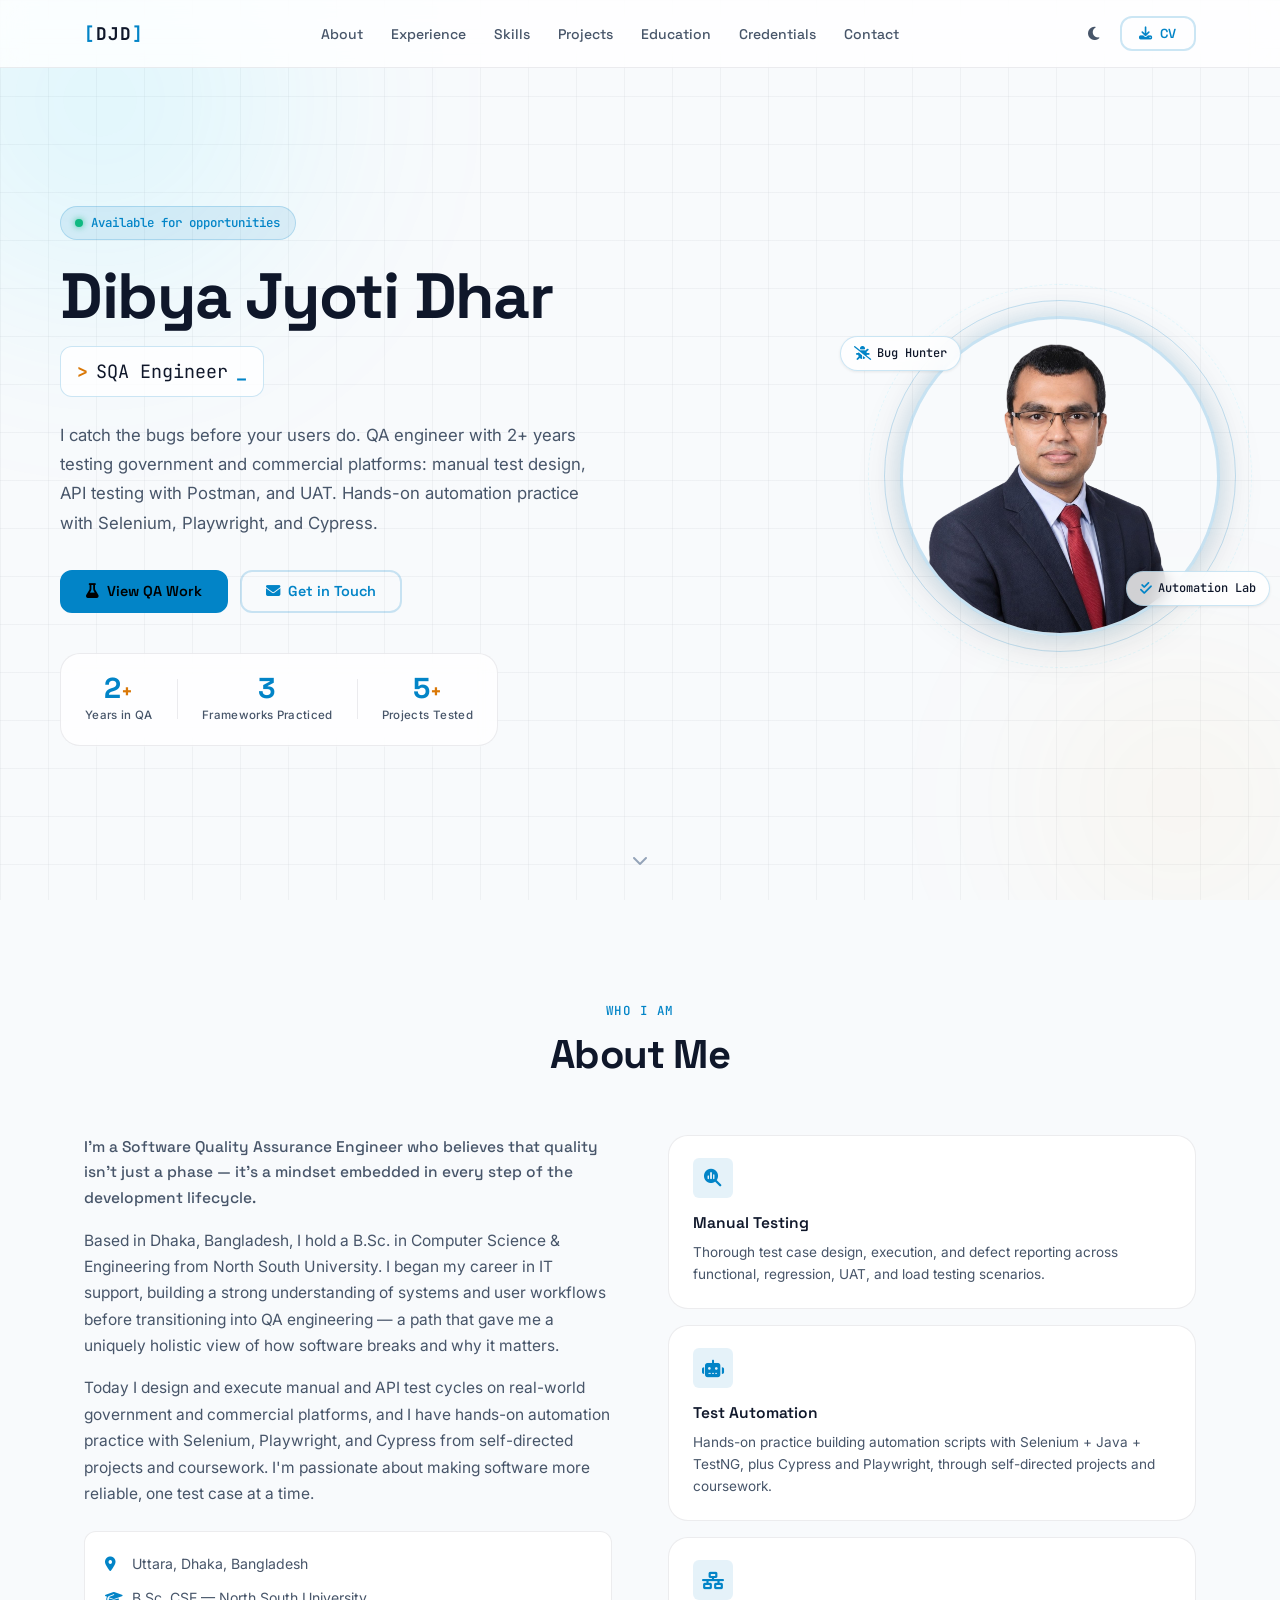
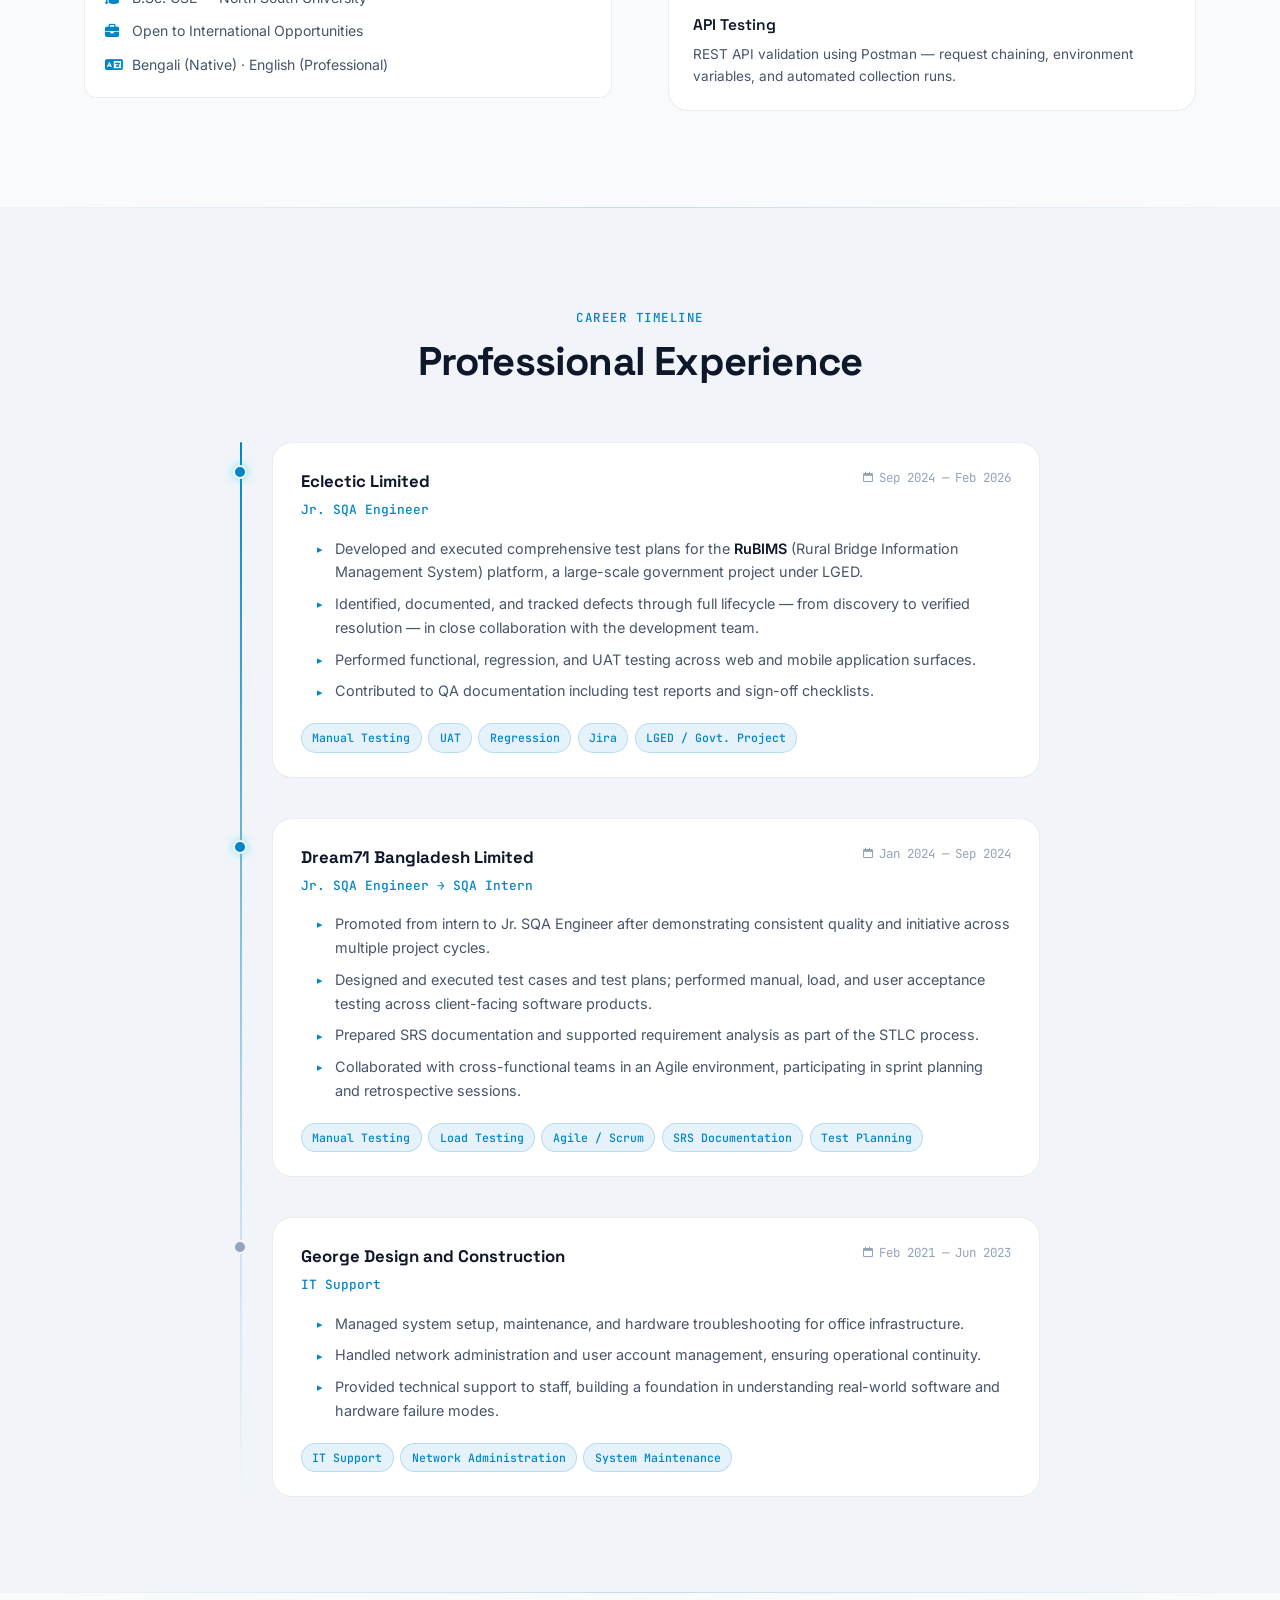
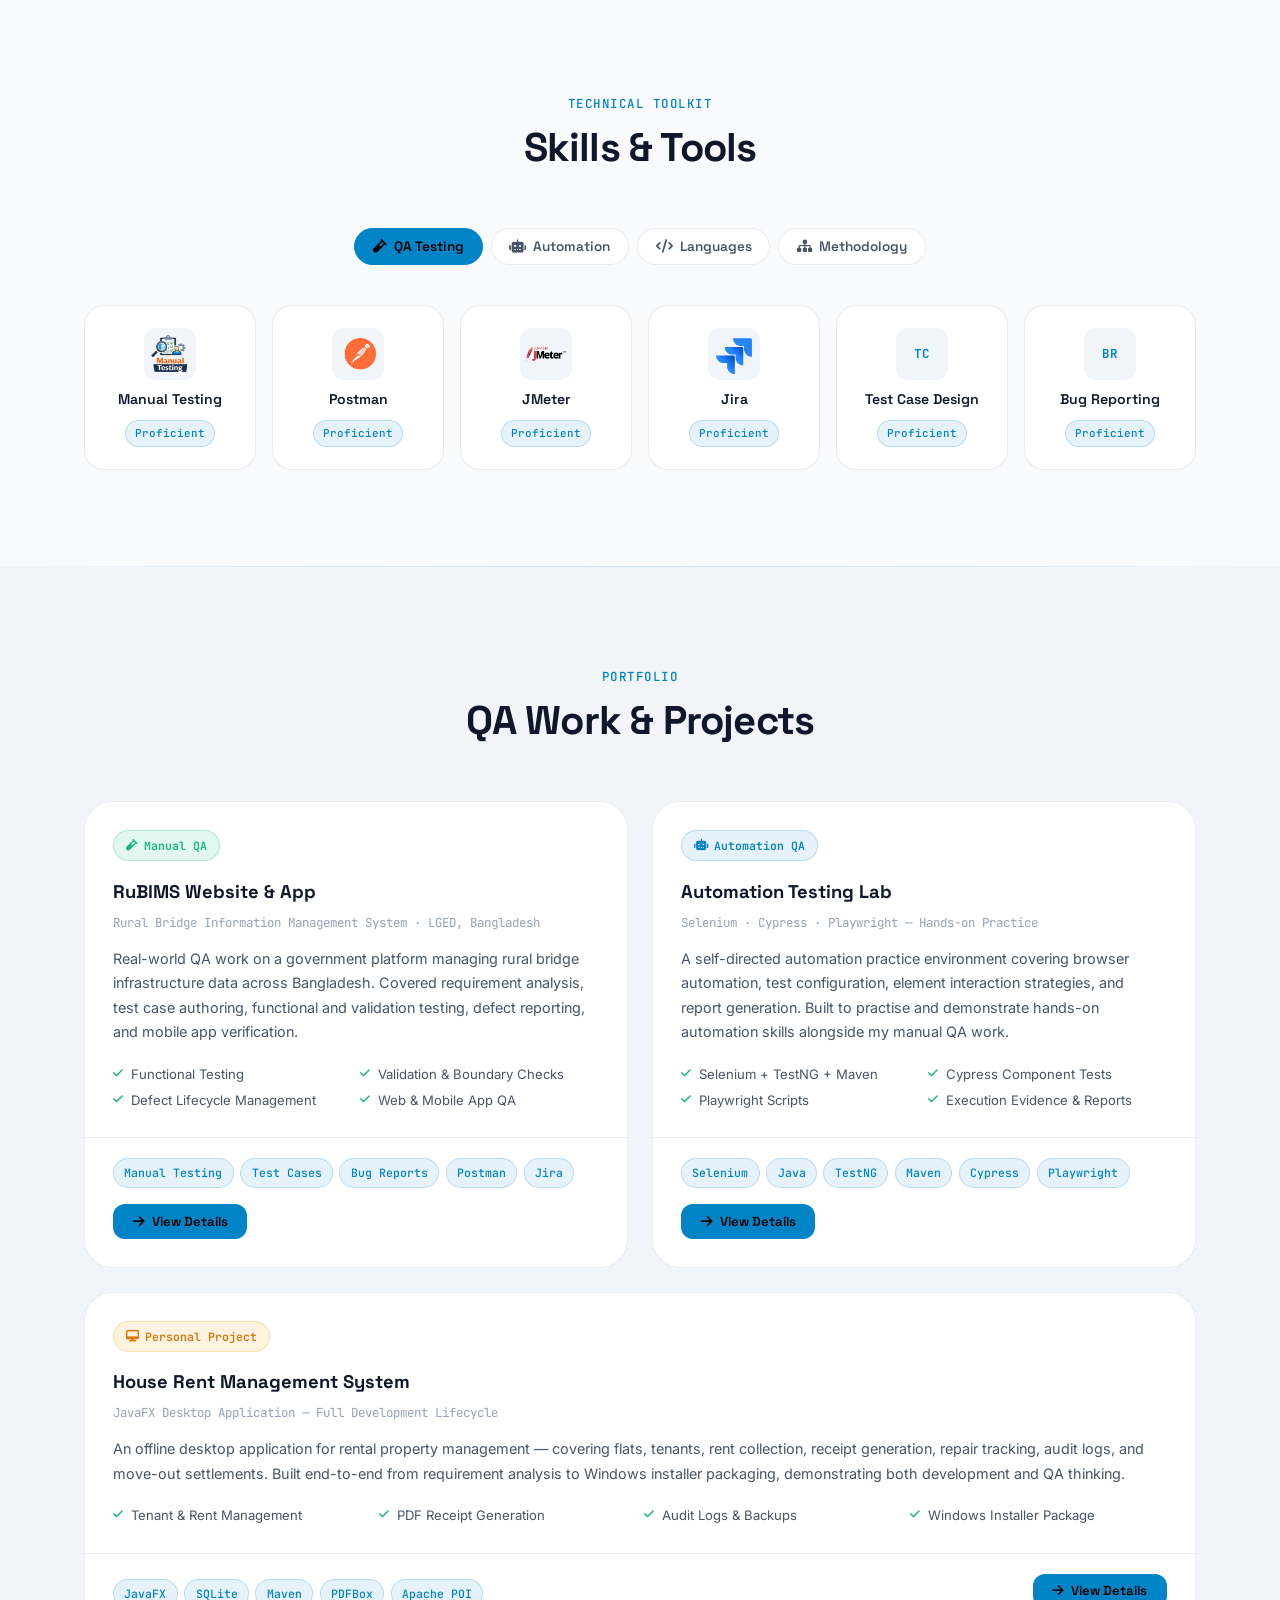
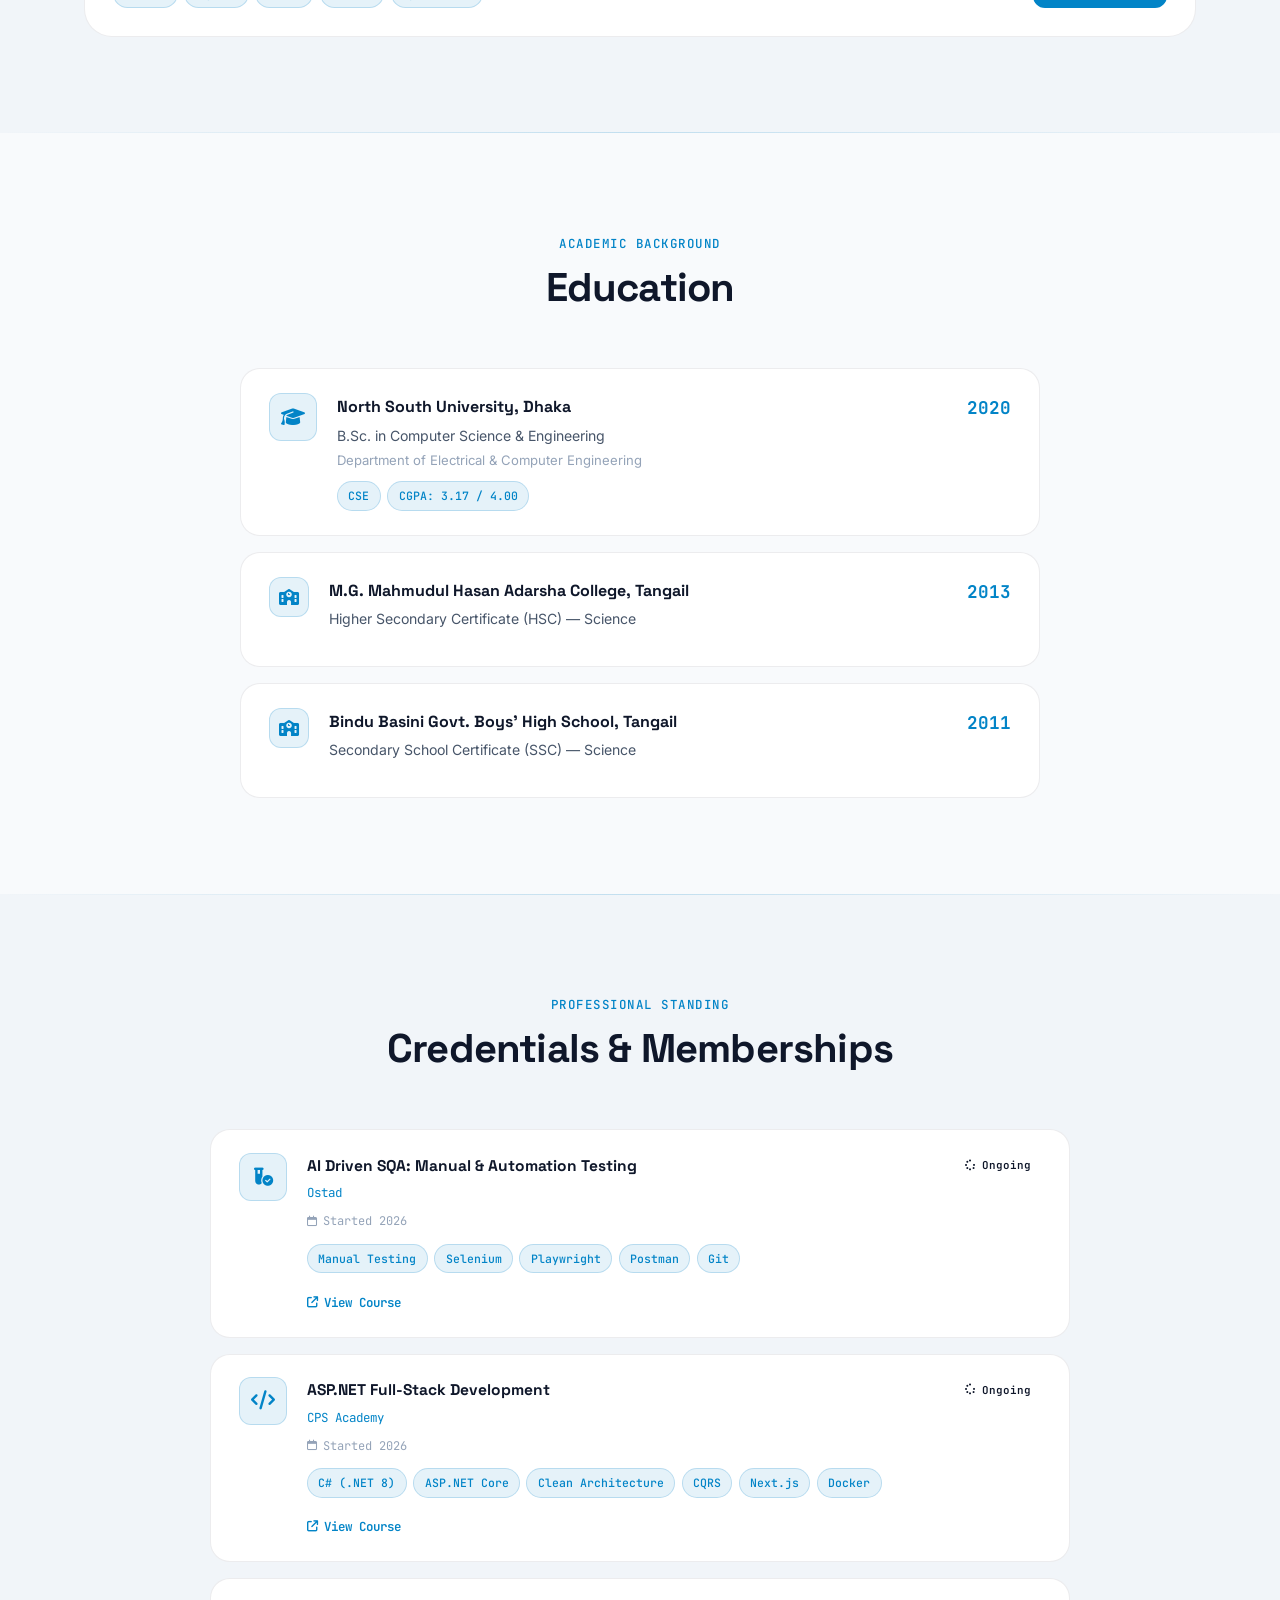
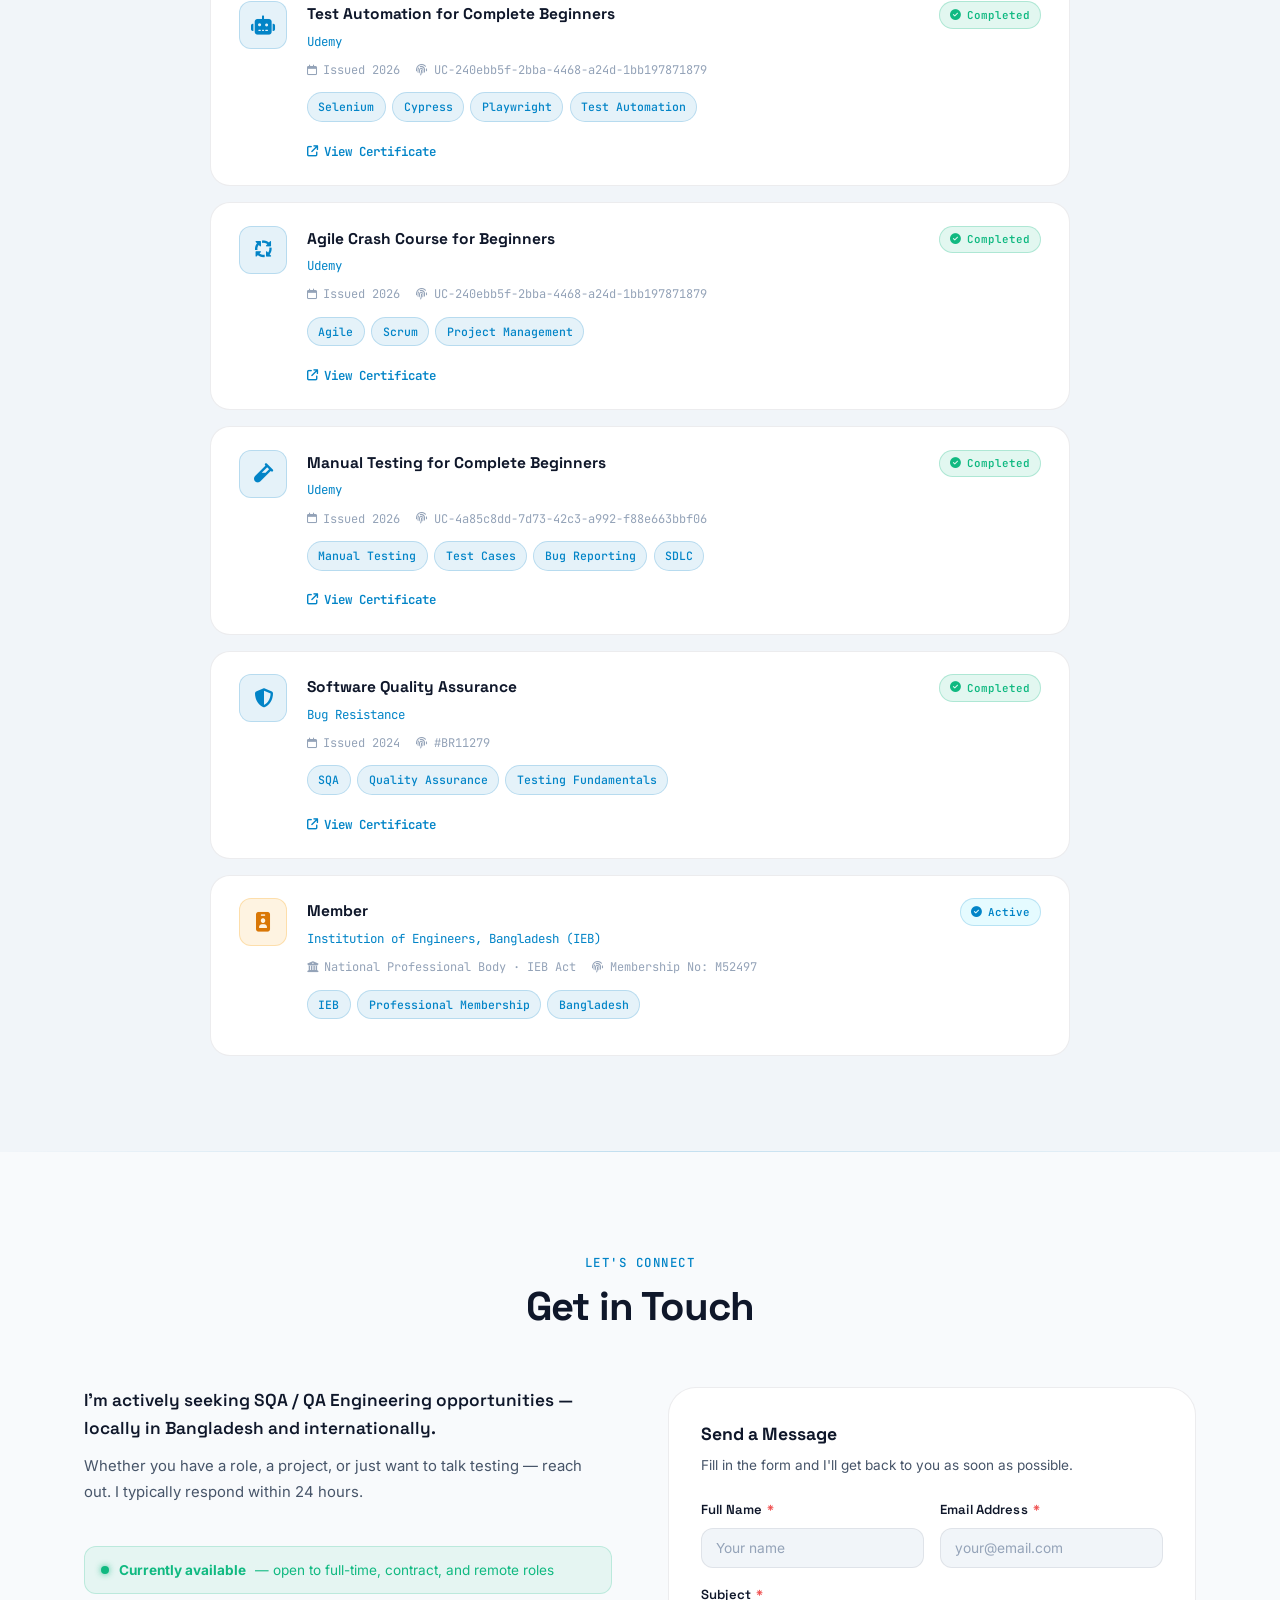
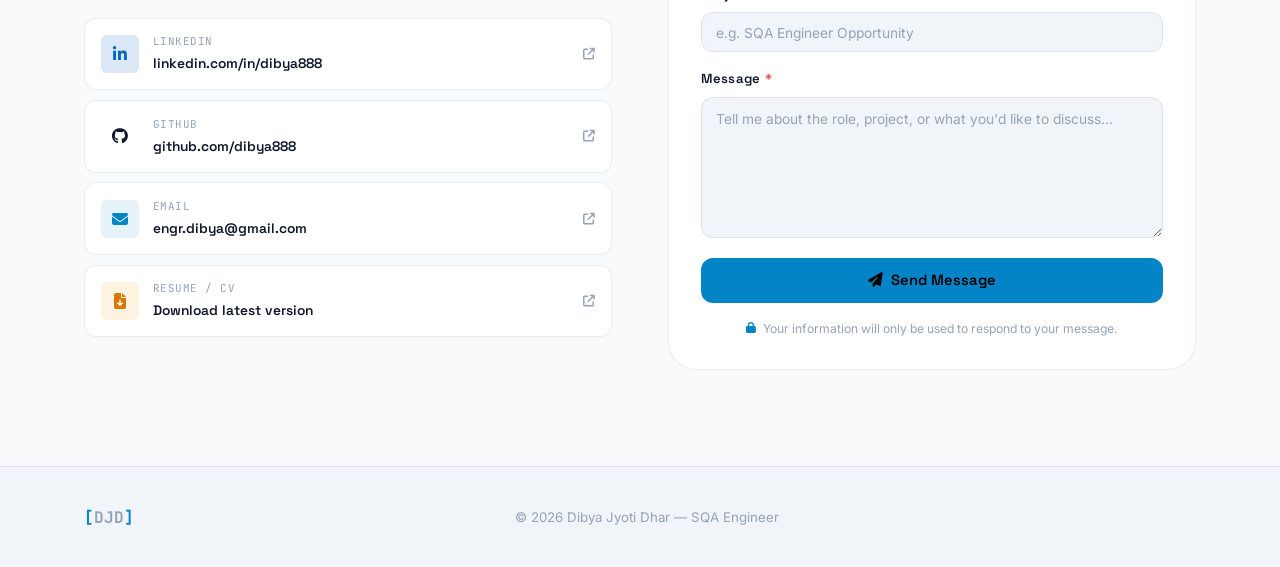
<file: index.html>
<!DOCTYPE html>
<html lang="en" data-theme="dark">
<head>
  <meta charset="UTF-8" />
  <meta name="viewport" content="width=device-width, initial-scale=1.0" />
  <title>Dibya Jyoti Dhar — SQA Engineer</title>
  <meta name="description" content="Dibya Jyoti Dhar is a Software Quality Assurance Engineer based in Dhaka, Bangladesh, skilled in manual testing, API testing, and UAT, with hands-on automation practice in Selenium, Playwright, and Cypress." />
  <meta name="keywords" content="SQA Engineer, Software Quality Assurance, Manual Testing, Selenium, Playwright, Cypress, API Testing, QA Automation, SDLC, STLC, Agile, Scrum, Bug Reporting, Test Cases, Dhaka, Bangladesh" />
  <meta name="author" content="Dibya Jyoti Dhar" />

  <!-- Open Graph -->
  <meta property="og:title" content="Dibya Jyoti Dhar — SQA Engineer" />
  <meta property="og:description" content="SQA Engineer with 2+ years in manual and API testing, plus hands-on automation practice in Selenium, Playwright, and Cypress." />
  <meta property="og:type" content="website" />
  <meta property="og:url" content="https://dibyajyotidhar.github.io" />
  <meta property="og:image" content="https://dibyajyotidhar.github.io/images/My_logo.png" />

  <!-- Twitter Card -->
  <meta name="twitter:card" content="summary_large_image" />
  <meta name="twitter:title" content="Dibya Jyoti Dhar — SQA Engineer" />
  <meta name="twitter:image" content="https://dibyajyotidhar.github.io/images/My_logo.png" />
  <meta name="twitter:description" content="SQA Engineer | Manual & API Testing | Automation Practice: Selenium · Playwright · Cypress" />

  <link rel="icon" type="image/svg+xml" href="/images/favicons/favicon.svg?v=2" />
  <link rel="icon" type="image/png" sizes="48x48" href="/images/favicons/favicon-48x48.png?v=2" />
  <link rel="icon" type="image/png" sizes="32x32" href="/images/favicons/favicon-32x32.png?v=2" />
  <link rel="icon" type="image/png" sizes="16x16" href="/images/favicons/favicon-16x16.png?v=2" />
  <link rel="shortcut icon" href="/images/favicons/favicon.ico?v=2" />
  <link rel="apple-touch-icon" sizes="180x180" href="/images/favicons/apple-touch-icon.png?v=2" />
  <link rel="manifest" href="/images/favicons/site.webmanifest?v=2" />
  <meta name="theme-color" content="#0A0F1E" />

  <!-- Google Fonts -->
  <link rel="preconnect" href="https://fonts.googleapis.com" />
  <link rel="preconnect" href="https://fonts.gstatic.com" crossorigin />
  <link href="https://fonts.googleapis.com/css2?family=Space+Grotesk:wght@400;500;600;700&family=Inter:wght@400;500;600&family=JetBrains+Mono:wght@400;500&display=swap" rel="stylesheet" />

  <!-- Icons -->
  <link rel="stylesheet" href="https://cdnjs.cloudflare.com/ajax/libs/font-awesome/6.5.0/css/all.min.css" crossorigin="anonymous" />

  <link rel="stylesheet" href="css/style.css" />
  <meta name="google-site-verification" content="GPYsn0Sru4KSsRlpfkyM4MJGYPemZuyghO6gbBAHk4c" />
  <link rel="canonical" href="https://dibya.tech/">
</head>
<body>

  <!-- ═══════════════════════════════════════
       SKIP TO CONTENT (Accessibility)
  ═══════════════════════════════════════ -->
  <a href="#main" class="skip-link">Skip to main content</a>

  <!-- ═══════════════════════════════════════
       NAVBAR
  ═══════════════════════════════════════ -->
  <nav class="navbar" id="navbar" role="navigation" aria-label="Main navigation">
    <div class="nav-inner">
      <a href="#home" class="nav-logo" aria-label="Dibya Jyoti Dhar — Home">
        <span class="logo-bracket">[</span>DJD<span class="logo-bracket">]</span>
      </a>

      <ul class="nav-links" id="navLinks" role="list">
        <li><a href="#about"          class="nav-link" data-section="about">About</a></li>
        <li><a href="#experience"     class="nav-link" data-section="experience">Experience</a></li>
        <li><a href="#skills"         class="nav-link" data-section="skills">Skills</a></li>
        <li><a href="#projects"       class="nav-link" data-section="projects">Projects</a></li>
        <li><a href="#education"      class="nav-link" data-section="education">Education</a></li>
        <li><a href="#certifications" class="nav-link" data-section="certifications">Credentials</a></li>
        <li><a href="#contact"        class="nav-link" data-section="contact">Contact</a></li>
      </ul>

      <div class="nav-actions">
        <button class="theme-btn" id="themeToggle" aria-label="Toggle color theme">
          <i class="fa-solid fa-sun" id="themeIcon"></i>
        </button>
        <a href="https://drive.google.com/file/d/1PYgVb6CUK4R8PzvfEvYvZ1QxJsNxrwta" target="_blank" rel="noopener" class="btn btn-sm btn-outline">
          <i class="fa-solid fa-download"></i> CV
        </a>
        <button class="hamburger" id="hamburger" aria-label="Open menu" aria-expanded="false" aria-controls="navLinks">
          <span></span><span></span><span></span>
        </button>
      </div>
    </div>
  </nav>

  <!-- ═══════════════════════════════════════
       HERO
  ═══════════════════════════════════════ -->
  <main id="main">
  <section class="hero" id="home" aria-label="Introduction">
    <div class="hero-bg-grid" aria-hidden="true"></div>
    <div class="hero-orb hero-orb-1" aria-hidden="true"></div>
    <div class="hero-orb hero-orb-2" aria-hidden="true"></div>

    <div class="hero-inner">
      <div class="hero-content">
        <div class="hero-badge reveal-up">
          <span class="status-dot"></span>
          Available for opportunities
        </div>

        <h1 class="hero-name reveal-up" style="--delay:0.1s">
          Dibya Jyoti Dhar
        </h1>

        <div class="hero-terminal reveal-up" style="--delay:0.2s" aria-label="Software Quality Assurance Engineer">
          <span class="terminal-prompt">&#62;</span>
          <span class="typewriter" id="typewriter"></span>
          <span class="cursor" aria-hidden="true">_</span>
        </div>

        <p class="hero-tagline reveal-up" style="--delay:0.3s">
          I catch the bugs before your users do. QA engineer with 2+ years testing government and commercial platforms: manual test design, API testing with Postman, and UAT. Hands-on automation practice with Selenium, Playwright, and Cypress.
        </p>

        <div class="hero-ctas reveal-up" style="--delay:0.4s">
          <a href="#projects" class="btn btn-primary">
            <i class="fa-solid fa-flask"></i> View QA Work
          </a>
          <a href="#contact" class="btn btn-outline">
            <i class="fa-solid fa-envelope"></i> Get in Touch
          </a>
        </div>

        <div class="hero-stats reveal-up" style="--delay:0.5s" aria-label="Key statistics">
          <div class="stat-card">
            <span class="stat-number">2<span class="stat-plus">+</span></span>
            <span class="stat-label">Years in QA</span>
          </div>
          <div class="stat-divider" aria-hidden="true"></div>
          <div class="stat-card">
            <span class="stat-number">3</span>
            <span class="stat-label">Frameworks Practiced</span>
          </div>
          <div class="stat-divider" aria-hidden="true"></div>
          <div class="stat-card">
            <span class="stat-number">5<span class="stat-plus">+</span></span>
            <span class="stat-label">Projects Tested</span>
          </div>
        </div>
      </div>

      <div class="hero-image-wrap reveal-right" style="--delay:0.2s">
        <div class="hero-image-ring" aria-hidden="true"></div>
        <div class="hero-image-ring hero-image-ring-2" aria-hidden="true"></div>
        <img
          src="images/dibya-bgless.png"
          alt="Dibya Jyoti Dhar — SQA Engineer"
          class="hero-photo"
          width="320"
          height="320"
        />
        <div class="hero-badge-float hero-badge-float-1" aria-hidden="true">
          <i class="fa-solid fa-bug-slash"></i>
          <span>Bug Hunter</span>
        </div>
        <div class="hero-badge-float hero-badge-float-2" aria-hidden="true">
          <i class="fa-solid fa-check-double"></i>
          <span>Automation Lab</span>
        </div>
      </div>
    </div>

    <a href="#about" class="scroll-indicator" aria-label="Scroll to About section">
      <i class="fa-solid fa-chevron-down"></i>
    </a>
  </section>

  <!-- ═══════════════════════════════════════
       ABOUT
  ═══════════════════════════════════════ -->
  <section class="section" id="about" aria-labelledby="about-heading">
    <div class="container">
      <div class="section-header reveal-up">
        <span class="section-eyebrow">Who I Am</span>
        <h2 class="section-title" id="about-heading">About Me</h2>
      </div>

      <div class="about-grid">
        <div class="about-text reveal-up">
          <p class="about-lead">
            I'm a Software Quality Assurance Engineer who believes that quality isn't just a phase — it's a mindset embedded in every step of the development lifecycle.
          </p>
          <p>
            Based in Dhaka, Bangladesh, I hold a B.Sc. in Computer Science & Engineering from North South University. I began my career in IT support, building a strong understanding of systems and user workflows before transitioning into QA engineering — a path that gave me a uniquely holistic view of how software breaks and why it matters.
          </p>
          <p>
            Today I design and execute manual and API test cycles on real-world government and commercial platforms, and I have hands-on automation practice with Selenium, Playwright, and Cypress from self-directed projects and coursework. I'm passionate about making software more reliable, one test case at a time.
          </p>
          <div class="about-highlights">
            <div class="highlight-item">
              <i class="fa-solid fa-location-dot" aria-hidden="true"></i>
              <span>Uttara, Dhaka, Bangladesh</span>
            </div>
            <div class="highlight-item">
              <i class="fa-solid fa-graduation-cap" aria-hidden="true"></i>
              <span>B.Sc. CSE — North South University</span>
            </div>
            <div class="highlight-item">
              <i class="fa-solid fa-briefcase" aria-hidden="true"></i>
              <span>Open to International Opportunities</span>
            </div>
            <div class="highlight-item">
              <i class="fa-solid fa-language" aria-hidden="true"></i>
              <span>Bengali (Native) · English (Professional)</span>
            </div>
          </div>
        </div>

        <div class="about-cards reveal-right">
          <div class="about-card">
            <div class="about-card-icon" aria-hidden="true">
              <i class="fa-solid fa-magnifying-glass-chart"></i>
            </div>
            <h3>Manual Testing</h3>
            <p>Thorough test case design, execution, and defect reporting across functional, regression, UAT, and load testing scenarios.</p>
          </div>
          <div class="about-card">
            <div class="about-card-icon" aria-hidden="true">
              <i class="fa-solid fa-robot"></i>
            </div>
            <h3>Test Automation</h3>
            <p>Hands-on practice building automation scripts with Selenium + Java + TestNG, plus Cypress and Playwright, through self-directed projects and coursework.</p>
          </div>
          <div class="about-card">
            <div class="about-card-icon" aria-hidden="true">
              <i class="fa-solid fa-network-wired"></i>
            </div>
            <h3>API Testing</h3>
            <p>REST API validation using Postman — request chaining, environment variables, and automated collection runs.</p>
          </div>
        </div>
      </div>
    </div>
  </section>

  <!-- ═══════════════════════════════════════
       EXPERIENCE
  ═══════════════════════════════════════ -->
  <section class="section section-alt" id="experience" aria-labelledby="exp-heading">
    <div class="container">
      <div class="section-header reveal-up">
        <span class="section-eyebrow">Career Timeline</span>
        <h2 class="section-title" id="exp-heading">Professional Experience</h2>
      </div>

      <div class="timeline" role="list">

        <!-- Eclectic Limited -->
        <article class="timeline-item reveal-up" role="listitem">
          <div class="timeline-marker" aria-hidden="true">
            <span class="timeline-dot"></span>
          </div>
          <div class="timeline-card">
            <div class="timeline-header">
              <div class="timeline-meta">
                <span class="timeline-company">Eclectic Limited</span>
                <span class="timeline-role">Jr. SQA Engineer</span>
              </div>
              <div class="timeline-period">
                <i class="fa-regular fa-calendar" aria-hidden="true"></i>
                <time datetime="2024-09">Sep 2024</time> — <time datetime="2026-02">Feb 2026</time>
              </div>
            </div>
            <ul class="timeline-bullets">
              <li>Developed and executed comprehensive test plans for the <strong>RuBIMS</strong> (Rural Bridge Information Management System) platform, a large-scale government project under LGED.</li>
              <li>Identified, documented, and tracked defects through full lifecycle — from discovery to verified resolution — in close collaboration with the development team.</li>
              <li>Performed functional, regression, and UAT testing across web and mobile application surfaces.</li>
              <li>Contributed to QA documentation including test reports and sign-off checklists.</li>
            </ul>
            <div class="timeline-tags">
              <span class="tag">Manual Testing</span>
              <span class="tag">UAT</span>
              <span class="tag">Regression</span>
              <span class="tag">Jira</span>
              <span class="tag">LGED / Govt. Project</span>
            </div>
          </div>
        </article>

        <!-- Dream71 -->
        <article class="timeline-item reveal-up" role="listitem" style="--delay:0.1s">
          <div class="timeline-marker" aria-hidden="true">
            <span class="timeline-dot"></span>
          </div>
          <div class="timeline-card">
            <div class="timeline-header">
              <div class="timeline-meta">
                <span class="timeline-company">Dream71 Bangladesh Limited</span>
                <span class="timeline-role">Jr. SQA Engineer → SQA Intern</span>
              </div>
              <div class="timeline-period">
                <i class="fa-regular fa-calendar" aria-hidden="true"></i>
                <time datetime="2024-01">Jan 2024</time> — <time datetime="2024-09">Sep 2024</time>
              </div>
            </div>
            <ul class="timeline-bullets">
              <li>Promoted from intern to Jr. SQA Engineer after demonstrating consistent quality and initiative across multiple project cycles.</li>
              <li>Designed and executed test cases and test plans; performed manual, load, and user acceptance testing across client-facing software products.</li>
              <li>Prepared SRS documentation and supported requirement analysis as part of the STLC process.</li>
              <li>Collaborated with cross-functional teams in an Agile environment, participating in sprint planning and retrospective sessions.</li>
            </ul>
            <div class="timeline-tags">
              <span class="tag">Manual Testing</span>
              <span class="tag">Load Testing</span>
              <span class="tag">Agile / Scrum</span>
              <span class="tag">SRS Documentation</span>
              <span class="tag">Test Planning</span>
            </div>
          </div>
        </article>

        <!-- George Design -->
        <article class="timeline-item reveal-up" role="listitem" style="--delay:0.2s">
          <div class="timeline-marker" aria-hidden="true">
            <span class="timeline-dot timeline-dot-muted"></span>
          </div>
          <div class="timeline-card">
            <div class="timeline-header">
              <div class="timeline-meta">
                <span class="timeline-company">George Design and Construction</span>
                <span class="timeline-role">IT Support</span>
              </div>
              <div class="timeline-period">
                <i class="fa-regular fa-calendar" aria-hidden="true"></i>
                <time datetime="2021-02">Feb 2021</time> — <time datetime="2023-06">Jun 2023</time>
              </div>
            </div>
            <ul class="timeline-bullets">
              <li>Managed system setup, maintenance, and hardware troubleshooting for office infrastructure.</li>
              <li>Handled network administration and user account management, ensuring operational continuity.</li>
              <li>Provided technical support to staff, building a foundation in understanding real-world software and hardware failure modes.</li>
            </ul>
            <div class="timeline-tags">
              <span class="tag">IT Support</span>
              <span class="tag">Network Administration</span>
              <span class="tag">System Maintenance</span>
            </div>
          </div>
        </article>

      </div>
    </div>
  </section>

  <!-- ═══════════════════════════════════════
       SKILLS
  ═══════════════════════════════════════ -->
  <section class="section" id="skills" aria-labelledby="skills-heading">
    <div class="container">
      <div class="section-header reveal-up">
        <span class="section-eyebrow">Technical Toolkit</span>
        <h2 class="section-title" id="skills-heading">Skills & Tools</h2>
      </div>

      <div class="skills-tabs reveal-up" role="tablist" aria-label="Skill categories">
        <button class="skills-tab active" role="tab" aria-selected="true" aria-controls="tab-qa" id="btn-qa" data-tab="qa">
          <i class="fa-solid fa-vial" aria-hidden="true"></i> QA Testing
        </button>
        <button class="skills-tab" role="tab" aria-selected="false" aria-controls="tab-auto" id="btn-auto" data-tab="auto">
          <i class="fa-solid fa-robot" aria-hidden="true"></i> Automation
        </button>
        <button class="skills-tab" role="tab" aria-selected="false" aria-controls="tab-lang" id="btn-lang" data-tab="lang">
          <i class="fa-solid fa-code" aria-hidden="true"></i> Languages
        </button>
        <button class="skills-tab" role="tab" aria-selected="false" aria-controls="tab-method" id="btn-method" data-tab="method">
          <i class="fa-solid fa-sitemap" aria-hidden="true"></i> Methodology
        </button>
      </div>

      <!-- QA Testing Tab -->
      <div class="skills-panel active" id="tab-qa" role="tabpanel" aria-labelledby="btn-qa">
        <div class="skills-grid">
          <div class="skill-card reveal-up">
            <div class="skill-icon-wrap">
              <img src="images/Manual-Testing.png" alt="" width="40" height="40" loading="lazy" aria-hidden="true" />
            </div>
            <span class="skill-name">Manual Testing</span>
            <span class="skill-level skill-level-proficient">Proficient</span>
          </div>
          <div class="skill-card reveal-up" style="--delay:0.05s">
            <div class="skill-icon-wrap">
              <img src="images/postman.png" alt="" width="40" height="40" loading="lazy" aria-hidden="true" />
            </div>
            <span class="skill-name">Postman</span>
            <span class="skill-level skill-level-proficient">Proficient</span>
          </div>
          <div class="skill-card reveal-up" style="--delay:0.1s">
            <div class="skill-icon-wrap">
              <img src="images/JMeter.png" alt="" width="40" height="40" loading="lazy" aria-hidden="true" class="light-only" />
              <img src="images/JMeter-Dark.png" alt="" width="40" height="40" loading="lazy" aria-hidden="true" class="dark-only" />
            </div>
            <span class="skill-name">JMeter</span>
            <span class="skill-level skill-level-proficient">Proficient</span>
          </div>
          <div class="skill-card reveal-up" style="--delay:0.15s">
            <div class="skill-icon-wrap">
              <img src="images/jira-1.png" alt="" width="40" height="40" loading="lazy" aria-hidden="true" />
            </div>
            <span class="skill-name">Jira</span>
            <span class="skill-level skill-level-proficient">Proficient</span>
          </div>
          <div class="skill-card reveal-up" style="--delay:0.2s">
            <div class="skill-icon-wrap skill-icon-text">TC</div>
            <span class="skill-name">Test Case Design</span>
            <span class="skill-level skill-level-proficient">Proficient</span>
          </div>
          <div class="skill-card reveal-up" style="--delay:0.25s">
            <div class="skill-icon-wrap skill-icon-text">BR</div>
            <span class="skill-name">Bug Reporting</span>
            <span class="skill-level skill-level-proficient">Proficient</span>
          </div>
        </div>
      </div>

      <!-- Automation Tab -->
      <div class="skills-panel" id="tab-auto" role="tabpanel" aria-labelledby="btn-auto" hidden>
        <div class="skills-grid">
          <div class="skill-card reveal-up">
            <div class="skill-icon-wrap">
              <img src="images/Selenium_Logo.png" alt="" width="40" height="40" loading="lazy" aria-hidden="true" />
            </div>
            <span class="skill-name">Selenium</span>
            <span class="skill-level skill-level-learning">Practiced</span>
          </div>
          <div class="skill-card reveal-up" style="--delay:0.05s">
            <div class="skill-icon-wrap">
              <img src="images/Playwright.png" alt="" width="40" height="40" loading="lazy" aria-hidden="true" />
            </div>
            <span class="skill-name">Playwright</span>
            <span class="skill-level skill-level-learning">Practiced</span>
          </div>
          <div class="skill-card reveal-up" style="--delay:0.1s">
            <div class="skill-icon-wrap">
              <img src="images/Cypress-Light.png" alt="" width="40" height="40" loading="lazy" aria-hidden="true" class="light-only" />
              <img src="images/Cypress.png" alt="" width="40" height="40" loading="lazy" aria-hidden="true" class="dark-only" />
            </div>
            <span class="skill-name">Cypress</span>
            <span class="skill-level skill-level-learning">Practiced</span>
          </div>
          <div class="skill-card reveal-up" style="--delay:0.15s">
            <div class="skill-icon-wrap">
              <img src="images/TestNG.png" alt="" width="40" height="40" loading="lazy" aria-hidden="true" />
            </div>
            <span class="skill-name">TestNG</span>
            <span class="skill-level skill-level-learning">Practiced</span>
          </div>
          <div class="skill-card reveal-up" style="--delay:0.2s">
            <div class="skill-icon-wrap skill-icon-text">MVN</div>
            <span class="skill-name">Maven</span>
            <span class="skill-level skill-level-learning">Practiced</span>
          </div>
          <div class="skill-card reveal-up" style="--delay:0.25s">
            <div class="skill-icon-wrap">
              <img src="images/git.png" alt="" width="40" height="40" loading="lazy" aria-hidden="true" />
            </div>
            <span class="skill-name">Git</span>
            <span class="skill-level skill-level-proficient">Proficient</span>
          </div>
        </div>
      </div>

      <!-- Languages Tab -->
      <div class="skills-panel" id="tab-lang" role="tabpanel" aria-labelledby="btn-lang" hidden>
        <div class="skills-grid">
          <div class="skill-card reveal-up">
            <div class="skill-icon-wrap">
              <img src="images/java.png" alt="" width="40" height="40" loading="lazy" aria-hidden="true" />
            </div>
            <span class="skill-name">Java</span>
            <span class="skill-level skill-level-proficient">Proficient</span>
          </div>
          <div class="skill-card reveal-up" style="--delay:0.05s">
            <div class="skill-icon-wrap">
              <img src="images/javascript.png" alt="" width="40" height="40" loading="lazy" aria-hidden="true" />
            </div>
            <span class="skill-name">JavaScript</span>
            <span class="skill-level skill-level-proficient">Proficient</span>
          </div>
          <div class="skill-card reveal-up" style="--delay:0.1s">
            <div class="skill-icon-wrap">
              <img src="images/mysql.png" alt="" width="40" height="40" loading="lazy" aria-hidden="true" />
            </div>
            <span class="skill-name">SQL / MySQL</span>
            <span class="skill-level skill-level-proficient">Proficient</span>
          </div>
          <div class="skill-card reveal-up" style="--delay:0.15s">
            <div class="skill-icon-wrap">
              <img src="images/c.png" alt="" width="40" height="40" loading="lazy" aria-hidden="true" />
            </div>
            <span class="skill-name">C</span>
            <span class="skill-level skill-level-proficient">Proficient</span>
          </div>
        </div>
      </div>

      <!-- Methodology Tab -->
      <div class="skills-panel" id="tab-method" role="tabpanel" aria-labelledby="btn-method" hidden>
        <div class="skills-grid skills-grid-wide">
          <div class="skill-card skill-card-method reveal-up">
            <div class="skill-icon-wrap skill-icon-text">AG</div>
            <div class="skill-method-text">
              <span class="skill-name">Agile / Scrum</span>
              <span class="skill-desc">Sprint-based testing, backlog grooming, retrospectives</span>
            </div>
          </div>
          <div class="skill-card skill-card-method reveal-up" style="--delay:0.05s">
            <div class="skill-icon-wrap skill-icon-text">SD</div>
            <div class="skill-method-text">
              <span class="skill-name">SDLC / STLC</span>
              <span class="skill-desc">Full software & testing lifecycle awareness</span>
            </div>
          </div>
          <div class="skill-card skill-card-method reveal-up" style="--delay:0.1s">
            <div class="skill-icon-wrap skill-icon-text">API</div>
            <div class="skill-method-text">
              <span class="skill-name">REST API Testing</span>
              <span class="skill-desc">Endpoint validation, status codes, payload verification</span>
            </div>
          </div>
          <div class="skill-card skill-card-method reveal-up" style="--delay:0.15s">
            <div class="skill-icon-wrap skill-icon-text">RT</div>
            <div class="skill-method-text">
              <span class="skill-name">Regression Testing</span>
              <span class="skill-desc">Suite maintenance and risk-based test prioritization</span>
            </div>
          </div>
          <div class="skill-card skill-card-method reveal-up" style="--delay:0.2s">
            <div class="skill-icon-wrap skill-icon-text">LD</div>
            <div class="skill-method-text">
              <span class="skill-name">Load Testing</span>
              <span class="skill-desc">Performance benchmarking using JMeter</span>
            </div>
          </div>
          <div class="skill-card skill-card-method reveal-up" style="--delay:0.25s">
            <div class="skill-icon-wrap skill-icon-text">UAT</div>
            <div class="skill-method-text">
              <span class="skill-name">UAT</span>
              <span class="skill-desc">User acceptance testing coordination and sign-off</span>
            </div>
          </div>
        </div>
      </div>
    </div>
  </section>

  <!-- ═══════════════════════════════════════
       PROJECTS
  ═══════════════════════════════════════ -->
  <section class="section section-alt" id="projects" aria-labelledby="projects-heading">
    <div class="container">
      <div class="section-header reveal-up">
        <span class="section-eyebrow">Portfolio</span>
        <h2 class="section-title" id="projects-heading">QA Work & Projects</h2>
      </div>

      <div class="projects-grid">

        <!-- RUBIMS -->
        <article class="project-card reveal-up" aria-label="RUBIMS Manual QA Project">
          <div class="project-card-top">
            <div class="project-type-badge badge-manual">
              <i class="fa-solid fa-vial" aria-hidden="true"></i> Manual QA
            </div>
            <h3 class="project-title">RuBIMS Website &amp; App</h3>
            <p class="project-subtitle">Rural Bridge Information Management System · LGED, Bangladesh</p>
            <p class="project-desc">
              Real-world QA work on a government platform managing rural bridge infrastructure data across Bangladesh. Covered requirement analysis, test case authoring, functional and validation testing, defect reporting, and mobile app verification.
            </p>
            <div class="project-coverage">
              <div class="coverage-item">
                <i class="fa-solid fa-check" aria-hidden="true"></i>
                <span>Functional Testing</span>
              </div>
              <div class="coverage-item">
                <i class="fa-solid fa-check" aria-hidden="true"></i>
                <span>Validation &amp; Boundary Checks</span>
              </div>
              <div class="coverage-item">
                <i class="fa-solid fa-check" aria-hidden="true"></i>
                <span>Defect Lifecycle Management</span>
              </div>
              <div class="coverage-item">
                <i class="fa-solid fa-check" aria-hidden="true"></i>
                <span>Web &amp; Mobile App QA</span>
              </div>
            </div>
          </div>
          <div class="project-card-bottom">
            <div class="project-tags">
              <span class="tag">Manual Testing</span>
              <span class="tag">Test Cases</span>
              <span class="tag">Bug Reports</span>
              <span class="tag">Postman</span>
              <span class="tag">Jira</span>
            </div>
            <div class="project-actions">
              <a href="RuBIMS-Test-Cases.html" class="btn btn-sm btn-primary">
                <i class="fa-solid fa-arrow-right" aria-hidden="true"></i> View Details
              </a>
            </div>
          </div>
        </article>

        <!-- Automation Lab -->
        <article class="project-card reveal-up" style="--delay:0.1s" aria-label="Automation Testing Lab Project">
          <div class="project-card-top">
            <div class="project-type-badge badge-auto">
              <i class="fa-solid fa-robot" aria-hidden="true"></i> Automation QA
            </div>
            <h3 class="project-title">Automation Testing Lab</h3>
            <p class="project-subtitle">Selenium · Cypress · Playwright — Hands-on Practice</p>
            <p class="project-desc">
              A self-directed automation practice environment covering browser automation, test configuration, element interaction strategies, and report generation. Built to practise and demonstrate hands-on automation skills alongside my manual QA work.
            </p>
            <div class="project-coverage">
              <div class="coverage-item">
                <i class="fa-solid fa-check" aria-hidden="true"></i>
                <span>Selenium + TestNG + Maven</span>
              </div>
              <div class="coverage-item">
                <i class="fa-solid fa-check" aria-hidden="true"></i>
                <span>Cypress Component Tests</span>
              </div>
              <div class="coverage-item">
                <i class="fa-solid fa-check" aria-hidden="true"></i>
                <span>Playwright Scripts</span>
              </div>
              <div class="coverage-item">
                <i class="fa-solid fa-check" aria-hidden="true"></i>
                <span>Execution Evidence &amp; Reports</span>
              </div>
            </div>
          </div>
          <div class="project-card-bottom">
            <div class="project-tags">
              <span class="tag">Selenium</span>
              <span class="tag">Java</span>
              <span class="tag">TestNG</span>
              <span class="tag">Maven</span>
              <span class="tag">Cypress</span>
              <span class="tag">Playwright</span>
            </div>
            <div class="project-actions">
              <a href="selenium-automation-practice.html" class="btn btn-sm btn-primary">
                <i class="fa-solid fa-arrow-right" aria-hidden="true"></i> View Details
              </a>
            </div>
          </div>
        </article>

        <!-- House Rent Management -->
        <article class="project-card project-card-wide reveal-up" style="--delay:0.2s" aria-label="House Rent Management System — Personal Project">
          <div class="project-card-top">
            <div class="project-type-badge badge-dev">
              <i class="fa-solid fa-desktop" aria-hidden="true"></i> Personal Project
            </div>
            <h3 class="project-title">House Rent Management System</h3>
            <p class="project-subtitle">JavaFX Desktop Application — Full Development Lifecycle</p>
            <p class="project-desc">
              An offline desktop application for rental property management — covering flats, tenants, rent collection, receipt generation, repair tracking, audit logs, and move-out settlements. Built end-to-end from requirement analysis to Windows installer packaging, demonstrating both development and QA thinking.
            </p>
            <div class="project-coverage project-coverage-4col">
              <div class="coverage-item">
                <i class="fa-solid fa-check" aria-hidden="true"></i>
                <span>Tenant &amp; Rent Management</span>
              </div>
              <div class="coverage-item">
                <i class="fa-solid fa-check" aria-hidden="true"></i>
                <span>PDF Receipt Generation</span>
              </div>
              <div class="coverage-item">
                <i class="fa-solid fa-check" aria-hidden="true"></i>
                <span>Audit Logs &amp; Backups</span>
              </div>
              <div class="coverage-item">
                <i class="fa-solid fa-check" aria-hidden="true"></i>
                <span>Windows Installer Package</span>
              </div>
            </div>
          </div>
          <div class="project-card-bottom">
            <div class="project-tags">
              <span class="tag">JavaFX</span>
              <span class="tag">SQLite</span>
              <span class="tag">Maven</span>
              <span class="tag">PDFBox</span>
              <span class="tag">Apache POI</span>
            </div>
            <div class="project-actions">
              <a href="house-rent-management.html" class="btn btn-sm btn-primary">
                <i class="fa-solid fa-arrow-right" aria-hidden="true"></i> View Details
              </a>
            </div>
          </div>
        </article>

      </div>
    </div>
  </section>

  <!-- ═══════════════════════════════════════
       EDUCATION
  ═══════════════════════════════════════ -->
  <section class="section" id="education" aria-labelledby="edu-heading">
    <div class="container">
      <div class="section-header reveal-up">
        <span class="section-eyebrow">Academic Background</span>
        <h2 class="section-title" id="edu-heading">Education</h2>
      </div>

      <div class="edu-list" role="list">

        <article class="edu-card reveal-up" role="listitem">
          <div class="edu-icon" aria-hidden="true">
            <i class="fa-solid fa-graduation-cap"></i>
          </div>
          <div class="edu-body">
            <div class="edu-header">
              <div>
                <h3 class="edu-institution">North South University, Dhaka</h3>
                <p class="edu-degree">B.Sc. in Computer Science &amp; Engineering</p>
                <p class="edu-dept">Department of Electrical &amp; Computer Engineering</p>
              </div>
              <div class="edu-year">
                <time datetime="2020">2020</time>
              </div>
            </div>
            <div class="edu-tags">
              <span class="tag">CSE</span>
              <span class="tag">CGPA: 3.17 / 4.00</span>
            </div>
          </div>
        </article>

        <article class="edu-card reveal-up" style="--delay:0.1s" role="listitem">
          <div class="edu-icon edu-icon-sm" aria-hidden="true">
            <i class="fa-solid fa-school"></i>
          </div>
          <div class="edu-body">
            <div class="edu-header">
              <div>
                <h3 class="edu-institution">M.G. Mahmudul Hasan Adarsha College, Tangail</h3>
                <p class="edu-degree">Higher Secondary Certificate (HSC) — Science</p>
              </div>
              <div class="edu-year">
                <time datetime="2013">2013</time>
              </div>
            </div>
          </div>
        </article>

        <article class="edu-card reveal-up" style="--delay:0.2s" role="listitem">
          <div class="edu-icon edu-icon-sm" aria-hidden="true">
            <i class="fa-solid fa-school"></i>
          </div>
          <div class="edu-body">
            <div class="edu-header">
              <div>
                <h3 class="edu-institution">Bindu Basini Govt. Boys' High School, Tangail</h3>
                <p class="edu-degree">Secondary School Certificate (SSC) — Science</p>
              </div>
              <div class="edu-year">
                <time datetime="2011">2011</time>
              </div>
            </div>
          </div>
        </article>

      </div>
    </div>
  </section>

    <!-- ═══════════════════════════════════════
      CERTIFICATIONS & MEMBERSHIPS
    ═══════════════════════════════════════ -->
  <section class="section section-alt" id="certifications" aria-labelledby="cert-heading">
    <div class="container">
      <div class="section-header reveal-up">
        <span class="section-eyebrow">Professional Standing</span>
        <h2 class="section-title" id="cert-heading">Credentials & Memberships</h2>
      </div>

      <div class="cert-grid">

        <!-- 1. AI Driven SQA: Manual & Automation Testing -->
        <article class="cert-card reveal-up" role="listitem">
          <div class="cert-card-left">
            <div class="cert-icon">
              <i class="fa-solid fa-vial-circle-check"></i>
            </div>
          </div>
          <div class="cert-card-body">
            <div class="cert-card-header">
              <div>
                <h3 class="cert-title">AI Driven SQA: Manual & Automation Testing</h3>
                <p class="cert-org">Ostad</p>
              </div>
              <span class="cert-badge cert-badge-ongoing">
                <i class="fa-solid fa-spinner"></i> Ongoing
              </span>
            </div>
            <div class="cert-meta-row">
              <span class="cert-meta-item">
                <i class="fa-regular fa-calendar" aria-hidden="true"></i> Started 2026
              </span>
            </div>
            <div class="cert-tags">
              <span class="tag">Manual Testing</span>
              <span class="tag">Selenium</span>
              <span class="tag">Playwright</span>
              <span class="tag">Postman</span>
              <span class="tag">Git</span>
            </div>
            <a href="https://ostad.app/course/stqa" target="_blank" rel="noopener" class="cert-link">
              <i class="fa-solid fa-arrow-up-right-from-square"></i> View Course
            </a>
          </div>
        </article>

        <!-- 2. ASP.NET Full-Stack Development Course -->
        <article class="cert-card reveal-up" role="listitem">
          <div class="cert-card-left">
            <div class="cert-icon">
              <i class="fa-solid fa-code"></i>
            </div>
          </div>
          <div class="cert-card-body">
            <div class="cert-card-header">
              <div>
                <h3 class="cert-title">ASP.NET Full-Stack Development</h3>
                <p class="cert-org">CPS Academy</p>
              </div>
              <span class="cert-badge cert-badge-ongoing">
                <i class="fa-solid fa-spinner"></i> Ongoing
              </span>
            </div>
            <div class="cert-meta-row">
              <span class="cert-meta-item">
                <i class="fa-regular fa-calendar" aria-hidden="true"></i> Started 2026
              </span>
            </div>
            <div class="cert-tags">
              <span class="tag">C# (.NET 8)</span>
              <span class="tag">ASP.NET Core</span>
              <span class="tag">Clean Architecture</span>
              <span class="tag">CQRS</span>
              <span class="tag">Next.js</span>
              <span class="tag">Docker</span>
            </div>
            <a href="https://www.cpsacademy.io/asp-net" target="_blank" rel="noopener" class="cert-link">
              <i class="fa-solid fa-arrow-up-right-from-square"></i> View Course
            </a>
          </div>
        </article>

        <!-- 3. Test Automation for Complete Beginners -->
        <article class="cert-card reveal-up" role="listitem">
          <div class="cert-card-left">
            <div class="cert-icon">
              <i class="fa-solid fa-robot"></i>
            </div>
          </div>
          <div class="cert-card-body">
            <div class="cert-card-header">
              <div>
                <h3 class="cert-title">Test Automation for Complete Beginners</h3>
                <p class="cert-org">Udemy</p>
              </div>
              <span class="cert-badge cert-badge-member">
                <i class="fa-solid fa-circle-check"></i> Completed
              </span>
            </div>
            <div class="cert-meta-row">
              <span class="cert-meta-item">
                <i class="fa-regular fa-calendar" aria-hidden="true"></i> Issued 2026
              </span>
              <span class="cert-meta-item">
                <i class="fa-solid fa-fingerprint" aria-hidden="true"></i> UC-240ebb5f-2bba-4468-a24d-1bb197871879
              </span>
            </div>
            <div class="cert-tags">
              <span class="tag">Selenium</span>
              <span class="tag">Cypress</span>
              <span class="tag">Playwright</span>
              <span class="tag">Test Automation</span>
            </div>
            <a href="https://ude.my/UC-ea00b8d5-d852-4fc7-b02c-fdf5a161fcb6" target="_blank" rel="noopener" class="cert-link">
              <i class="fa-solid fa-arrow-up-right-from-square"></i> View Certificate
            </a>
          </div>
        </article>

        <!-- 4. Agile Crash Course for Beginners -->
        <article class="cert-card reveal-up" style="--delay:0.05s" role="listitem">
          <div class="cert-card-left">
            <div class="cert-icon">
              <i class="fa-solid fa-arrows-spin"></i>
            </div>
          </div>
          <div class="cert-card-body">
            <div class="cert-card-header">
              <div>
                <h3 class="cert-title">Agile Crash Course for Beginners</h3>
                <p class="cert-org">Udemy</p>
              </div>
              <span class="cert-badge cert-badge-member">
                <i class="fa-solid fa-circle-check"></i> Completed
              </span>
            </div>
            <div class="cert-meta-row">
              <span class="cert-meta-item">
                <i class="fa-regular fa-calendar" aria-hidden="true"></i> Issued 2026
              </span>
              <span class="cert-meta-item">
                <i class="fa-solid fa-fingerprint" aria-hidden="true"></i> UC-240ebb5f-2bba-4468-a24d-1bb197871879
              </span>
            </div>
            <div class="cert-tags">
              <span class="tag">Agile</span>
              <span class="tag">Scrum</span>
              <span class="tag">Project Management</span>
            </div>
            <a href="https://ude.my/UC-240ebb5f-2bba-4468-a24d-1bb197871879" target="_blank" rel="noopener" class="cert-link">
              <i class="fa-solid fa-arrow-up-right-from-square"></i> View Certificate
            </a>
          </div>
        </article>

        <!-- 5. Manual Testing for Complete Beginners -->
        <article class="cert-card reveal-up" style="--delay:0.1s" role="listitem">
          <div class="cert-card-left">
            <div class="cert-icon">
              <i class="fa-solid fa-vial"></i>
            </div>
          </div>
          <div class="cert-card-body">
            <div class="cert-card-header">
              <div>
                <h3 class="cert-title">Manual Testing for Complete Beginners</h3>
                <p class="cert-org">Udemy</p>
              </div>
              <span class="cert-badge cert-badge-member">
                <i class="fa-solid fa-circle-check"></i> Completed
              </span>
            </div>
            <div class="cert-meta-row">
              <span class="cert-meta-item">
                <i class="fa-regular fa-calendar" aria-hidden="true"></i> Issued 2026
              </span>
              <span class="cert-meta-item">
                <i class="fa-solid fa-fingerprint" aria-hidden="true"></i> UC-4a85c8dd-7d73-42c3-a992-f88e663bbf06
              </span>
            </div>
            <div class="cert-tags">
              <span class="tag">Manual Testing</span>
              <span class="tag">Test Cases</span>
              <span class="tag">Bug Reporting</span>
              <span class="tag">SDLC</span>
            </div>
            <a href="https://ude.my/UC-4a85c8dd-7d73-42c3-a992-f88e663bbf06" target="_blank" rel="noopener" class="cert-link">
              <i class="fa-solid fa-arrow-up-right-from-square"></i> View Certificate
            </a>
          </div>
        </article>

        <!-- 6. Software Quality Assurance — Bug Resistance -->
        <article class="cert-card reveal-up" style="--delay:0.15s" role="listitem">
          <div class="cert-card-left">
            <div class="cert-icon">
              <i class="fa-solid fa-shield-halved"></i>
            </div>
          </div>
          <div class="cert-card-body">
            <div class="cert-card-header">
              <div>
                <h3 class="cert-title">Software Quality Assurance</h3>
                <p class="cert-org">Bug Resistance</p>
              </div>
              <span class="cert-badge cert-badge-member">
                <i class="fa-solid fa-circle-check"></i> Completed
              </span>
            </div>
            <div class="cert-meta-row">
              <span class="cert-meta-item">
                <i class="fa-regular fa-calendar" aria-hidden="true"></i> Issued 2024
              </span>
              <span class="cert-meta-item">
                <i class="fa-solid fa-fingerprint" aria-hidden="true"></i> #BR11279
              </span>
            </div>
            <div class="cert-tags">
              <span class="tag">SQA</span>
              <span class="tag">Quality Assurance</span>
              <span class="tag">Testing Fundamentals</span>
            </div>
            <a href="https://drive.google.com/file/d/1JBn5BIKZXRsSdR6_xBAtExhN_b9u0k_Z" target="_blank" rel="noopener" class="cert-link">
              <i class="fa-solid fa-arrow-up-right-from-square"></i> View Certificate
            </a>
          </div>
        </article>

        <!-- 7. IEB Membership -->
        <article class="cert-card reveal-up" style="--delay:0.2s" role="listitem">
          <div class="cert-card-left">
            <div class="cert-icon cert-icon-ieb">
              <i class="fa-solid fa-id-badge"></i>
            </div>
          </div>
          <div class="cert-card-body">
            <div class="cert-card-header">
              <div>
                <h3 class="cert-title">Member</h3>
                <p class="cert-org">Institution of Engineers, Bangladesh (IEB)</p>
              </div>
              <span class="cert-badge cert-badge-active">
                <i class="fa-solid fa-circle-check"></i> Active
              </span>
            </div>
            <div class="cert-meta-row">
              <span class="cert-meta-item">
                <i class="fa-solid fa-building-columns" aria-hidden="true"></i> National Professional Body · IEB Act
              </span>
              <span class="cert-meta-item">
                <i class="fa-solid fa-fingerprint" aria-hidden="true"></i> Membership No: M52497
              </span>
            </div>
            <div class="cert-tags">
              <span class="tag">IEB</span>
              <span class="tag">Professional Membership</span>
              <span class="tag">Bangladesh</span>
            </div>
          </div>
        </article>

      </div>
    </div>
  </section>

  <!-- ═══════════════════════════════════════
       CONTACT
  ═══════════════════════════════════════ -->
  <section class="section" id="contact" aria-labelledby="contact-heading">
    <div class="container">
      <div class="section-header reveal-up">
        <span class="section-eyebrow">Let's Connect</span>
        <h2 class="section-title" id="contact-heading">Get in Touch</h2>
      </div>

      <div class="contact-grid">

        <!-- LEFT COLUMN: intro + contact cards -->
        <div class="contact-left reveal-up">
          <p class="contact-lead">
            I'm actively seeking SQA / QA Engineering opportunities — locally in Bangladesh and internationally.
          </p>
          <p class="contact-body">
            Whether you have a role, a project, or just want to talk testing — reach out. I typically respond within 24 hours.
          </p>
          <div class="contact-availability">
            <span class="status-dot"></span>
            <strong>Currently available</strong> — open to full-time, contract, and remote roles
          </div>

          <div class="contact-links">
            <a href="https://www.linkedin.com/in/dibya888/" target="_blank" rel="noopener" class="contact-card" aria-label="Visit LinkedIn profile">
              <div class="contact-card-icon contact-icon-linkedin">
                <i class="fa-brands fa-linkedin-in"></i>
              </div>
              <div class="contact-card-text">
                <span class="contact-card-label">LinkedIn</span>
                <span class="contact-card-value">linkedin.com/in/dibya888</span>
              </div>
              <i class="fa-solid fa-arrow-up-right-from-square contact-card-arrow" aria-hidden="true"></i>
            </a>

            <a href="https://github.com/Dibya888" target="_blank" rel="noopener" class="contact-card" aria-label="Visit GitHub profile">
              <div class="contact-card-icon contact-icon-github">
                <i class="fa-brands fa-github"></i>
              </div>
              <div class="contact-card-text">
                <span class="contact-card-label">GitHub</span>
                <span class="contact-card-value">github.com/dibya888</span>
              </div>
              <i class="fa-solid fa-arrow-up-right-from-square contact-card-arrow" aria-hidden="true"></i>
            </a>

            <a href="mailto:engr.dibya@gmail.com" class="contact-card" aria-label="Send an email">
              <div class="contact-card-icon contact-icon-email">
                <i class="fa-solid fa-envelope"></i>
              </div>
              <div class="contact-card-text">
                <span class="contact-card-label">Email</span>
                <span class="contact-card-value">engr.dibya@gmail.com</span>
              </div>
              <i class="fa-solid fa-arrow-up-right-from-square contact-card-arrow" aria-hidden="true"></i>
            </a>

            <a href="https://drive.google.com/file/d/1PYgVb6CUK4R8PzvfEvYvZ1QxJsNxrwta" target="_blank" rel="noopener" class="contact-card" aria-label="Download CV">
              <div class="contact-card-icon contact-icon-cv">
                <i class="fa-solid fa-file-arrow-down"></i>
              </div>
              <div class="contact-card-text">
                <span class="contact-card-label">Resume / CV</span>
                <span class="contact-card-value">Download latest version</span>
              </div>
              <i class="fa-solid fa-arrow-up-right-from-square contact-card-arrow" aria-hidden="true"></i>
            </a>
          </div>
        </div>

        <!-- RIGHT COLUMN: contact form -->
        <div class="contact-right reveal-right">
          <div class="contact-form-card">
            <h3 class="contact-form-heading">Send a Message</h3>
            <p class="contact-form-subheading">Fill in the form and I'll get back to you as soon as possible.</p>

            <form
              action="https://formspree.io/f/xqeowzqv"
              method="POST"
              class="contact-form"
              id="contactForm"
              novalidate
            >
              <div class="form-row">
                <div class="form-group">
                  <label for="contact-name" class="form-label">Full Name <span class="form-required" aria-hidden="true">*</span></label>
                  <input
                    type="text"
                    id="contact-name"
                    name="name"
                    class="form-input"
                    placeholder="Your name"
                    required
                    autocomplete="name"
                    aria-required="true"
                  />
                </div>
                <div class="form-group">
                  <label for="contact-email" class="form-label">Email Address <span class="form-required" aria-hidden="true">*</span></label>
                  <input
                    type="email"
                    id="contact-email"
                    name="email"
                    class="form-input"
                    placeholder="your@email.com"
                    required
                    autocomplete="email"
                    aria-required="true"
                  />
                </div>
              </div>

              <div class="form-group">
                <label for="contact-subject" class="form-label">Subject <span class="form-required" aria-hidden="true">*</span></label>
                <input
                  type="text"
                  id="contact-subject"
                  name="subject"
                  class="form-input"
                  placeholder="e.g. SQA Engineer Opportunity"
                  required
                  aria-required="true"
                />
              </div>

              <div class="form-group">
                <label for="contact-message" class="form-label">Message <span class="form-required" aria-hidden="true">*</span></label>
                <textarea
                  id="contact-message"
                  name="message"
                  class="form-input form-textarea"
                  placeholder="Tell me about the role, project, or what you'd like to discuss..."
                  required
                  rows="5"
                  aria-required="true"
                ></textarea>
              </div>

              <!-- Formspree honeypot spam filter -->
              <input type="text" name="_gotcha" style="display:none" tabindex="-1" autocomplete="off" />

              <button type="submit" class="btn btn-primary form-submit" id="formSubmitBtn">
                <i class="fa-solid fa-paper-plane" aria-hidden="true"></i>
                <span class="submit-text">Send Message</span>
                <span class="submit-loading" aria-hidden="true" hidden>
                  <i class="fa-solid fa-circle-notch fa-spin"></i> Sending…
                </span>
              </button>

              <p class="form-privacy">
                <i class="fa-solid fa-lock" aria-hidden="true"></i>
                Your information will only be used to respond to your message.
              </p>

              <!-- Error feedback (success is shown via the popup modal below) -->
              <div class="form-feedback form-error" id="formError" role="alert" hidden>
                <i class="fa-solid fa-circle-exclamation" aria-hidden="true"></i>
                <span>Something went wrong. Please try again or email me directly.</span>
              </div>
            </form>
          </div>
        </div>

      </div>
    </div>
  </section>
  </main>

  <!-- ═══════════════════════════════════════
       FOOTER
  ═══════════════════════════════════════ -->
  <footer class="footer" role="contentinfo">
    <div class="container">
      <div class="footer-inner">
        <div class="footer-logo">
          <span class="logo-bracket">[</span>DJD<span class="logo-bracket">]</span>
        </div>
        <p class="footer-copy">
          &copy; <span id="year"></span> Dibya Jyoti Dhar — SQA Engineer
        </p>
        <button class="back-to-top" id="backToTop" aria-label="Back to top">
          <i class="fa-solid fa-chevron-up" aria-hidden="true"></i>
        </button>
      </div>
    </div>
  </footer>

  <!-- ═══════════════════════════════════════
       CONTACT SUCCESS MODAL
  ═══════════════════════════════════════ -->
  <div class="modal-overlay" id="successModalOverlay" hidden>
    <div
      class="modal-box"
      id="successModalBox"
      role="dialog"
      aria-modal="true"
      aria-labelledby="successModalTitle"
      aria-describedby="successModalDesc"
      tabindex="-1"
    >
      <div class="modal-icon">
        <i class="fa-solid fa-circle-check" aria-hidden="true"></i>
      </div>
      <h3 class="modal-title" id="successModalTitle">Message Sent!</h3>
      <p class="modal-desc" id="successModalDesc">
        Thanks for reaching out — I'll get back to you within 24 hours.
      </p>
      <button type="button" class="btn btn-primary modal-close-btn" id="successModalCloseBtn">
        OK
      </button>
    </div>
  </div>

  <script src="js/main.js"></script>
</body>
</html>
</file>
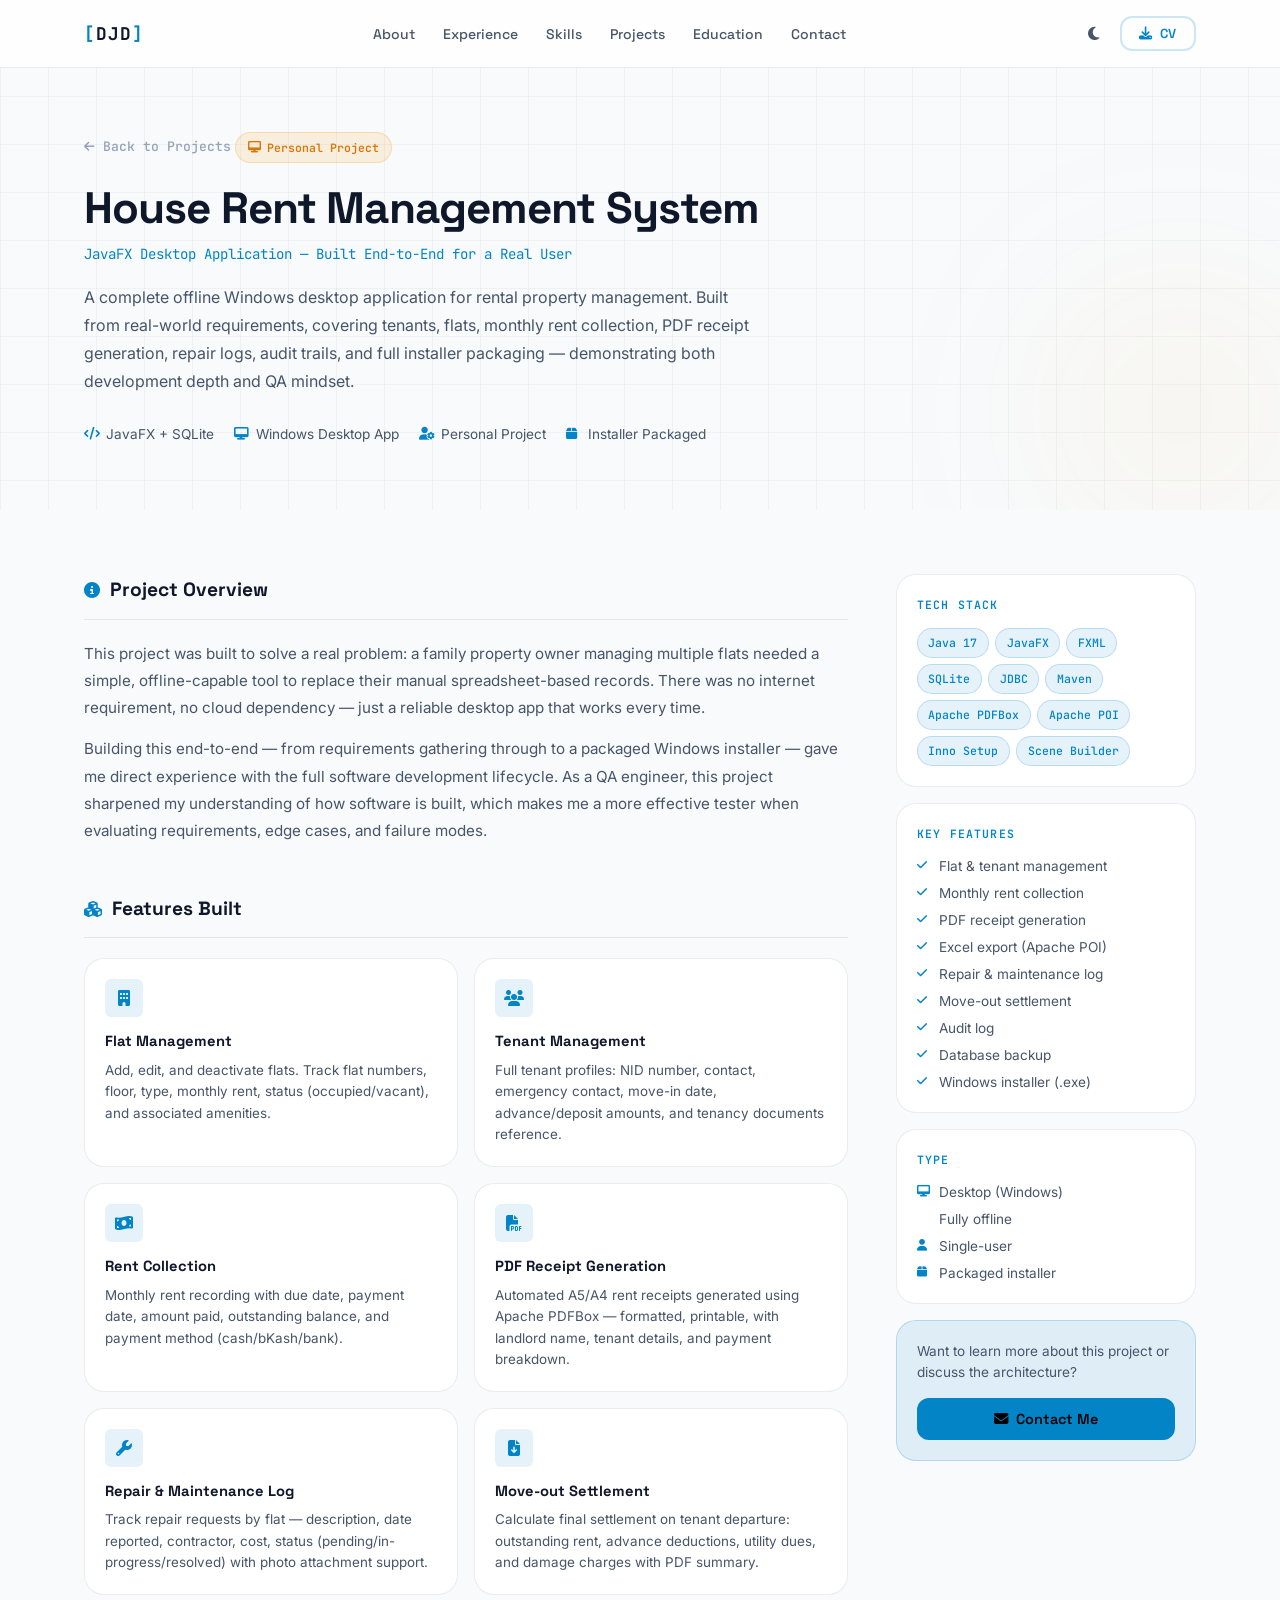
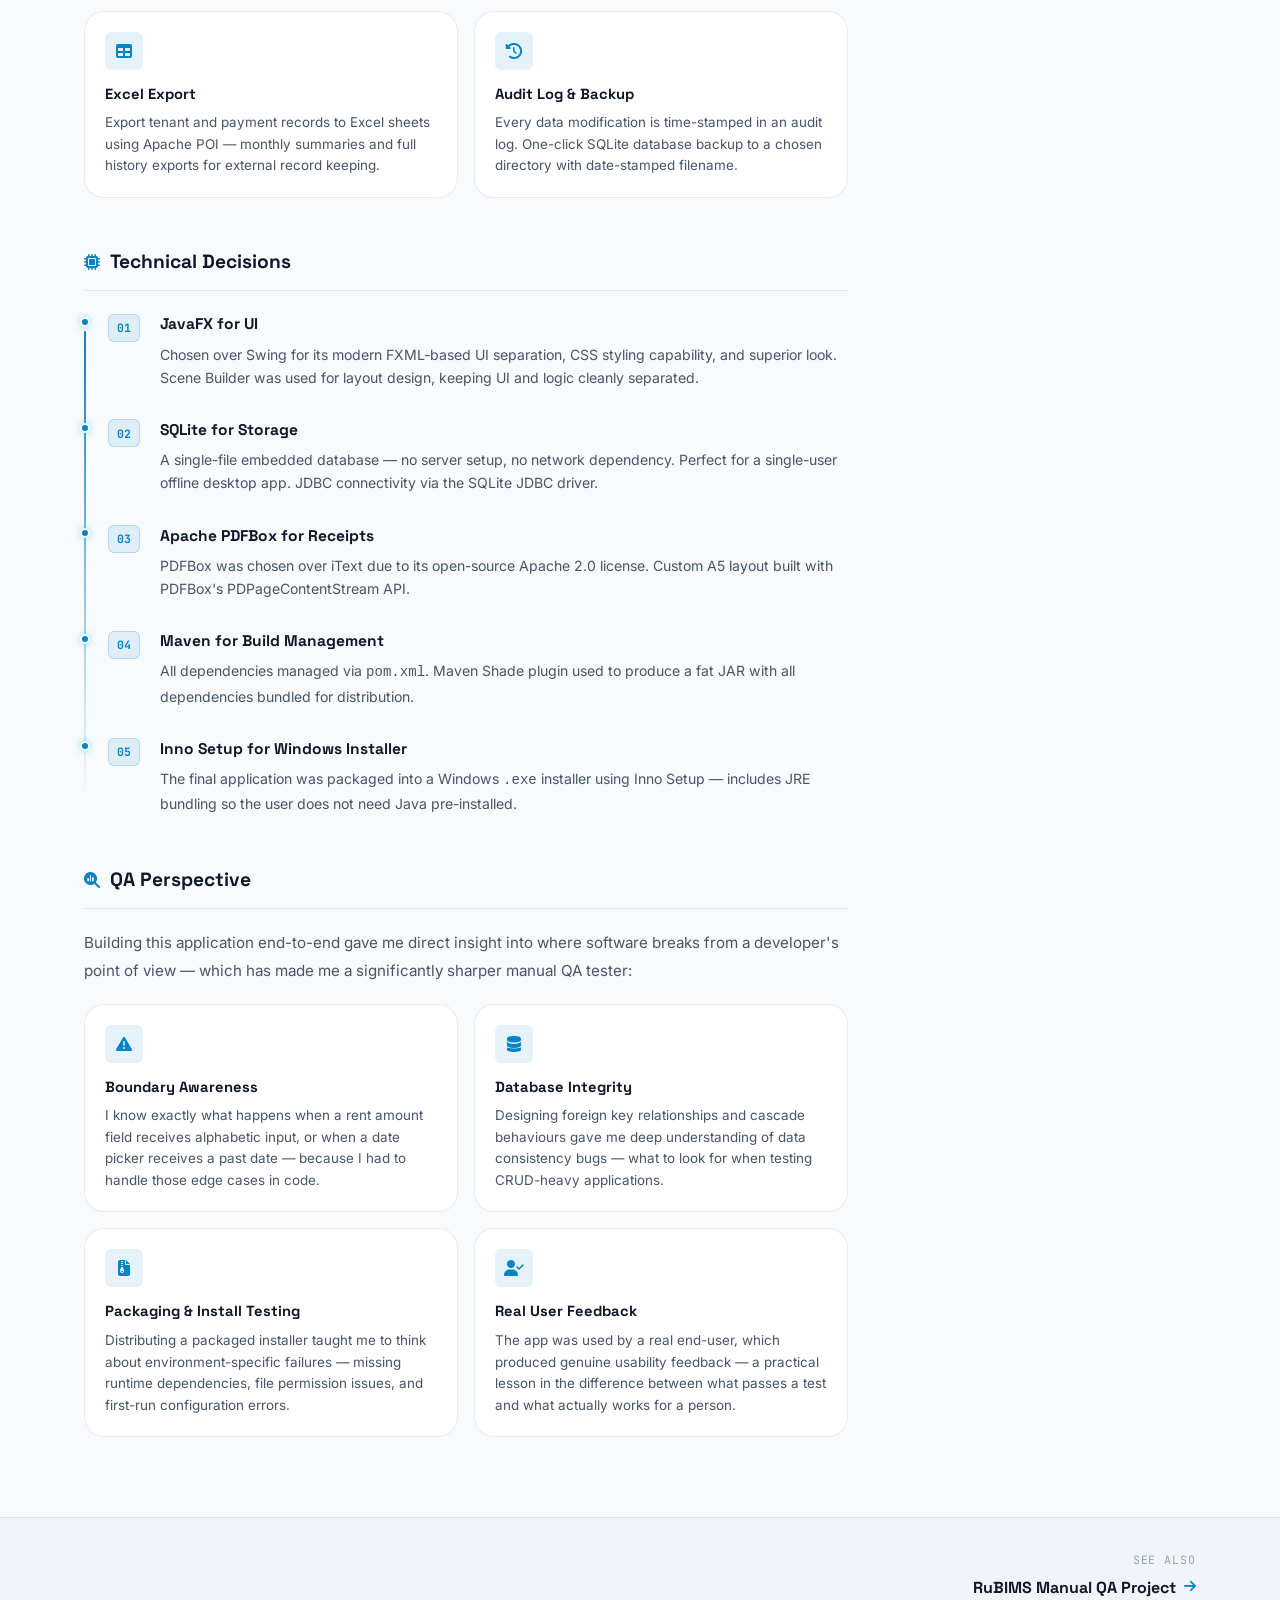
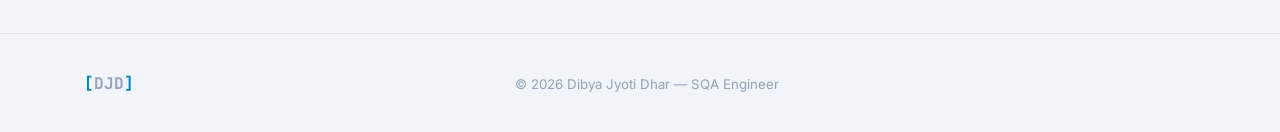
<file: house-rent-management.html>
<!DOCTYPE html>
<html lang="en" data-theme="dark">
<head>
  <meta charset="UTF-8" />
  <meta name="viewport" content="width=device-width, initial-scale=1.0" />
  <title>House Rent Management System — Dibya Jyoti Dhar</title>
  <meta name="description" content="A full JavaFX desktop application for rental property management — tenant records, rent collection, PDF receipts, repair tracking, and installer packaging." />
  <link rel="icon" type="image/svg+xml" href="/images/favicons/favicon.svg?v=2" />
  <link rel="icon" type="image/png" sizes="48x48" href="/images/favicons/favicon-48x48.png?v=2" />
  <link rel="icon" type="image/png" sizes="32x32" href="/images/favicons/favicon-32x32.png?v=2" />
  <link rel="icon" type="image/png" sizes="16x16" href="/images/favicons/favicon-16x16.png?v=2" />
  <link rel="shortcut icon" href="/images/favicons/favicon.ico?v=2" />
  <link rel="apple-touch-icon" sizes="180x180" href="/images/favicons/apple-touch-icon.png?v=2" />
  <link rel="manifest" href="/images/favicons/site.webmanifest?v=2" />
  <meta name="theme-color" content="#0A0F1E" />
  <link rel="preconnect" href="https://fonts.googleapis.com" />
  <link rel="preconnect" href="https://fonts.gstatic.com" crossorigin />
  <link href="https://fonts.googleapis.com/css2?family=Space+Grotesk:wght@400;500;600;700&family=Inter:wght@400;500;600&family=JetBrains+Mono:wght@400;500&display=swap" rel="stylesheet" />
  <link rel="stylesheet" href="https://cdnjs.cloudflare.com/ajax/libs/font-awesome/6.5.0/css/all.min.css" crossorigin="anonymous" />
  <link rel="stylesheet" href="css/style.css" />
  <link rel="stylesheet" href="css/project.css" />
</head>
<body>

  <a href="#main" class="skip-link">Skip to main content</a>

  <!-- NAVBAR -->
  <nav class="navbar" id="navbar" role="navigation" aria-label="Main navigation">
    <div class="nav-inner">
      <a href="index.html" class="nav-logo" aria-label="Back to portfolio home">
        <span class="logo-bracket">[</span>DJD<span class="logo-bracket">]</span>
      </a>
      <ul class="nav-links" id="navLinks" role="list">
        <li><a href="index.html#about"      class="nav-link">About</a></li>
        <li><a href="index.html#experience" class="nav-link">Experience</a></li>
        <li><a href="index.html#skills"     class="nav-link">Skills</a></li>
        <li><a href="index.html#projects"   class="nav-link">Projects</a></li>
        <li><a href="index.html#education"  class="nav-link">Education</a></li>
        <li><a href="index.html#contact"    class="nav-link">Contact</a></li>
      </ul>
      <div class="nav-actions">
        <button class="theme-btn" id="themeToggle" aria-label="Toggle color theme">
          <i class="fa-solid fa-sun" id="themeIcon"></i>
        </button>
        <a href="https://drive.google.com/file/d/1PYgVb6CUK4R8PzvfEvYvZ1QxJsNxrwta" target="_blank" rel="noopener" class="btn btn-sm btn-outline">
          <i class="fa-solid fa-download"></i> CV
        </a>
        <button class="hamburger" id="hamburger" aria-label="Open menu" aria-expanded="false" aria-controls="navLinks">
          <span></span><span></span><span></span>
        </button>
      </div>
    </div>
  </nav>

  <main id="main">

    <!-- PROJECT HERO -->
    <section class="project-hero">
      <div class="hero-bg-grid" aria-hidden="true"></div>
      <div class="hero-orb hero-orb-2" aria-hidden="true"></div>
      <div class="container">
        <div class="project-hero-inner">
          <a href="index.html#projects" class="back-link">
            <i class="fa-solid fa-arrow-left"></i> Back to Projects
          </a>
          <div class="project-hero-badge badge-dev">
            <i class="fa-solid fa-desktop"></i> Personal Project
          </div>
          <h1 class="project-hero-title">House Rent Management System</h1>
          <p class="project-hero-sub">JavaFX Desktop Application — Built End-to-End for a Real User</p>
          <p class="project-hero-desc">
            A complete offline Windows desktop application for rental property management. Built from real-world requirements, covering tenants, flats, monthly rent collection, PDF receipt generation, repair logs, audit trails, and full installer packaging — demonstrating both development depth and QA mindset.
          </p>
          <div class="project-meta-row">
            <div class="project-meta-item">
              <i class="fa-solid fa-code" aria-hidden="true"></i>
              <span>JavaFX + SQLite</span>
            </div>
            <div class="project-meta-item">
              <i class="fa-solid fa-desktop" aria-hidden="true"></i>
              <span>Windows Desktop App</span>
            </div>
            <div class="project-meta-item">
              <i class="fa-solid fa-user-gear" aria-hidden="true"></i>
              <span>Personal Project</span>
            </div>
            <div class="project-meta-item">
              <i class="fa-solid fa-box" aria-hidden="true"></i>
              <span>Installer Packaged</span>
            </div>
          </div>
        </div>
      </div>
    </section>

    <!-- PROJECT BODY -->
    <div class="project-body">
      <div class="container">
        <div class="project-layout">

          <!-- MAIN CONTENT -->
          <div class="project-main">

            <!-- Overview -->
            <section class="project-section reveal-up" aria-labelledby="hrm-overview-heading">
              <h2 id="hrm-overview-heading" class="project-section-title">
                <i class="fa-solid fa-circle-info" aria-hidden="true"></i> Project Overview
              </h2>
              <p>
                This project was built to solve a real problem: a family property owner managing multiple flats needed a simple, offline-capable tool to replace their manual spreadsheet-based records. There was no internet requirement, no cloud dependency — just a reliable desktop app that works every time.
              </p>
              <p>
                Building this end-to-end — from requirements gathering through to a packaged Windows installer — gave me direct experience with the full software development lifecycle. As a QA engineer, this project sharpened my understanding of how software is built, which makes me a more effective tester when evaluating requirements, edge cases, and failure modes.
              </p>
            </section>

            <!-- Features -->
            <section class="project-section reveal-up" aria-labelledby="features-heading">
              <h2 id="features-heading" class="project-section-title">
                <i class="fa-solid fa-cubes" aria-hidden="true"></i> Features Built
              </h2>
              <div class="responsibility-grid">
                <div class="responsibility-card">
                  <div class="resp-icon"><i class="fa-solid fa-building"></i></div>
                  <h3>Flat Management</h3>
                  <p>Add, edit, and deactivate flats. Track flat numbers, floor, type, monthly rent, status (occupied/vacant), and associated amenities.</p>
                </div>
                <div class="responsibility-card">
                  <div class="resp-icon"><i class="fa-solid fa-users"></i></div>
                  <h3>Tenant Management</h3>
                  <p>Full tenant profiles: NID number, contact, emergency contact, move-in date, advance/deposit amounts, and tenancy documents reference.</p>
                </div>
                <div class="responsibility-card">
                  <div class="resp-icon"><i class="fa-solid fa-money-bill-wave"></i></div>
                  <h3>Rent Collection</h3>
                  <p>Monthly rent recording with due date, payment date, amount paid, outstanding balance, and payment method (cash/bKash/bank).</p>
                </div>
                <div class="responsibility-card">
                  <div class="resp-icon"><i class="fa-solid fa-file-pdf"></i></div>
                  <h3>PDF Receipt Generation</h3>
                  <p>Automated A5/A4 rent receipts generated using Apache PDFBox — formatted, printable, with landlord name, tenant details, and payment breakdown.</p>
                </div>
                <div class="responsibility-card">
                  <div class="resp-icon"><i class="fa-solid fa-wrench"></i></div>
                  <h3>Repair &amp; Maintenance Log</h3>
                  <p>Track repair requests by flat — description, date reported, contractor, cost, status (pending/in-progress/resolved) with photo attachment support.</p>
                </div>
                <div class="responsibility-card">
                  <div class="resp-icon"><i class="fa-solid fa-file-arrow-down"></i></div>
                  <h3>Move-out Settlement</h3>
                  <p>Calculate final settlement on tenant departure: outstanding rent, advance deductions, utility dues, and damage charges with PDF summary.</p>
                </div>
                <div class="responsibility-card">
                  <div class="resp-icon"><i class="fa-solid fa-table"></i></div>
                  <h3>Excel Export</h3>
                  <p>Export tenant and payment records to Excel sheets using Apache POI — monthly summaries and full history exports for external record keeping.</p>
                </div>
                <div class="responsibility-card">
                  <div class="resp-icon"><i class="fa-solid fa-clock-rotate-left"></i></div>
                  <h3>Audit Log &amp; Backup</h3>
                  <p>Every data modification is time-stamped in an audit log. One-click SQLite database backup to a chosen directory with date-stamped filename.</p>
                </div>
              </div>
            </section>

            <!-- Tech decisions -->
            <section class="project-section reveal-up" aria-labelledby="tech-heading">
              <h2 id="tech-heading" class="project-section-title">
                <i class="fa-solid fa-microchip" aria-hidden="true"></i> Technical Decisions
              </h2>
              <div class="approach-steps">
                <div class="approach-step">
                  <div class="step-number">01</div>
                  <div class="step-content">
                    <h3>JavaFX for UI</h3>
                    <p>Chosen over Swing for its modern FXML-based UI separation, CSS styling capability, and superior look. Scene Builder was used for layout design, keeping UI and logic cleanly separated.</p>
                  </div>
                </div>
                <div class="approach-step">
                  <div class="step-number">02</div>
                  <div class="step-content">
                    <h3>SQLite for Storage</h3>
                    <p>A single-file embedded database — no server setup, no network dependency. Perfect for a single-user offline desktop app. JDBC connectivity via the SQLite JDBC driver.</p>
                  </div>
                </div>
                <div class="approach-step">
                  <div class="step-number">03</div>
                  <div class="step-content">
                    <h3>Apache PDFBox for Receipts</h3>
                    <p>PDFBox was chosen over iText due to its open-source Apache 2.0 license. Custom A5 layout built with PDFBox's PDPageContentStream API.</p>
                  </div>
                </div>
                <div class="approach-step">
                  <div class="step-number">04</div>
                  <div class="step-content">
                    <h3>Maven for Build Management</h3>
                    <p>All dependencies managed via <code>pom.xml</code>. Maven Shade plugin used to produce a fat JAR with all dependencies bundled for distribution.</p>
                  </div>
                </div>
                <div class="approach-step">
                  <div class="step-number">05</div>
                  <div class="step-content">
                    <h3>Inno Setup for Windows Installer</h3>
                    <p>The final application was packaged into a Windows <code>.exe</code> installer using Inno Setup — includes JRE bundling so the user does not need Java pre-installed.</p>
                  </div>
                </div>
              </div>
            </section>

            <!-- QA angle -->
            <section class="project-section reveal-up" aria-labelledby="qa-angle-heading">
              <h2 id="qa-angle-heading" class="project-section-title">
                <i class="fa-solid fa-magnifying-glass-chart" aria-hidden="true"></i> QA Perspective
              </h2>
              <p>
                Building this application end-to-end gave me direct insight into where software breaks from a developer's point of view — which has made me a significantly sharper manual QA tester:
              </p>
              <div class="responsibility-grid" style="margin-top:1.25rem">
                <div class="responsibility-card">
                  <div class="resp-icon"><i class="fa-solid fa-triangle-exclamation"></i></div>
                  <h3>Boundary Awareness</h3>
                  <p>I know exactly what happens when a rent amount field receives alphabetic input, or when a date picker receives a past date — because I had to handle those edge cases in code.</p>
                </div>
                <div class="responsibility-card">
                  <div class="resp-icon"><i class="fa-solid fa-database"></i></div>
                  <h3>Database Integrity</h3>
                  <p>Designing foreign key relationships and cascade behaviours gave me deep understanding of data consistency bugs — what to look for when testing CRUD-heavy applications.</p>
                </div>
                <div class="responsibility-card">
                  <div class="resp-icon"><i class="fa-solid fa-file-zipper"></i></div>
                  <h3>Packaging &amp; Install Testing</h3>
                  <p>Distributing a packaged installer taught me to think about environment-specific failures — missing runtime dependencies, file permission issues, and first-run configuration errors.</p>
                </div>
                <div class="responsibility-card">
                  <div class="resp-icon"><i class="fa-solid fa-user-check"></i></div>
                  <h3>Real User Feedback</h3>
                  <p>The app was used by a real end-user, which produced genuine usability feedback — a practical lesson in the difference between what passes a test and what actually works for a person.</p>
                </div>
              </div>
            </section>

          </div>

          <!-- SIDEBAR -->
          <aside class="project-sidebar" aria-label="Project summary">

            <div class="sidebar-card reveal-up">
              <h3 class="sidebar-card-title">Tech Stack</h3>
              <div class="sidebar-tags">
                <span class="tag">Java 17</span>
                <span class="tag">JavaFX</span>
                <span class="tag">FXML</span>
                <span class="tag">SQLite</span>
                <span class="tag">JDBC</span>
                <span class="tag">Maven</span>
                <span class="tag">Apache PDFBox</span>
                <span class="tag">Apache POI</span>
                <span class="tag">Inno Setup</span>
                <span class="tag">Scene Builder</span>
              </div>
            </div>

            <div class="sidebar-card reveal-up" style="--delay:0.1s">
              <h3 class="sidebar-card-title">Key Features</h3>
              <ul class="sidebar-list">
                <li><i class="fa-solid fa-check"></i> Flat &amp; tenant management</li>
                <li><i class="fa-solid fa-check"></i> Monthly rent collection</li>
                <li><i class="fa-solid fa-check"></i> PDF receipt generation</li>
                <li><i class="fa-solid fa-check"></i> Excel export (Apache POI)</li>
                <li><i class="fa-solid fa-check"></i> Repair &amp; maintenance log</li>
                <li><i class="fa-solid fa-check"></i> Move-out settlement</li>
                <li><i class="fa-solid fa-check"></i> Audit log</li>
                <li><i class="fa-solid fa-check"></i> Database backup</li>
                <li><i class="fa-solid fa-check"></i> Windows installer (.exe)</li>
              </ul>
            </div>

            <div class="sidebar-card reveal-up" style="--delay:0.15s">
              <h3 class="sidebar-card-title">Type</h3>
              <ul class="sidebar-list">
                <li><i class="fa-solid fa-desktop"></i> Desktop (Windows)</li>
                <li><i class="fa-solid fa-wifi-slash"></i> Fully offline</li>
                <li><i class="fa-solid fa-user"></i> Single-user</li>
                <li><i class="fa-solid fa-box"></i> Packaged installer</li>
              </ul>
            </div>

            <div class="sidebar-card sidebar-card-cta reveal-up" style="--delay:0.2s">
              <p>Want to learn more about this project or discuss the architecture?</p>
              <a href="index.html#contact" class="btn btn-primary btn-block">
                <i class="fa-solid fa-envelope"></i> Contact Me
              </a>
            </div>

          </aside>
        </div>
      </div>
    </div>

    <!-- NEXT PROJECT -->
    <section class="next-project-bar">
      <div class="container">
        <div class="next-project-inner">
          <a href="RuBIMS-Test-Cases.html" class="next-project-link">
            <span class="next-label">See Also</span>
            <span class="next-title">RuBIMS Manual QA Project <i class="fa-solid fa-arrow-right"></i></span>
          </a>
        </div>
      </div>
    </section>

  </main>

  <!-- FOOTER -->
  <footer class="footer" role="contentinfo">
    <div class="container">
      <div class="footer-inner">
        <div class="footer-logo">
          <span class="logo-bracket">[</span>DJD<span class="logo-bracket">]</span>
        </div>
        <p class="footer-copy">&copy; <span id="year"></span> Dibya Jyoti Dhar — SQA Engineer</p>
        <button class="back-to-top" id="backToTop" aria-label="Back to top">
          <i class="fa-solid fa-chevron-up" aria-hidden="true"></i>
        </button>
      </div>
    </div>
  </footer>

  <script src="js/main.js"></script>
</body>
</html>
</file>
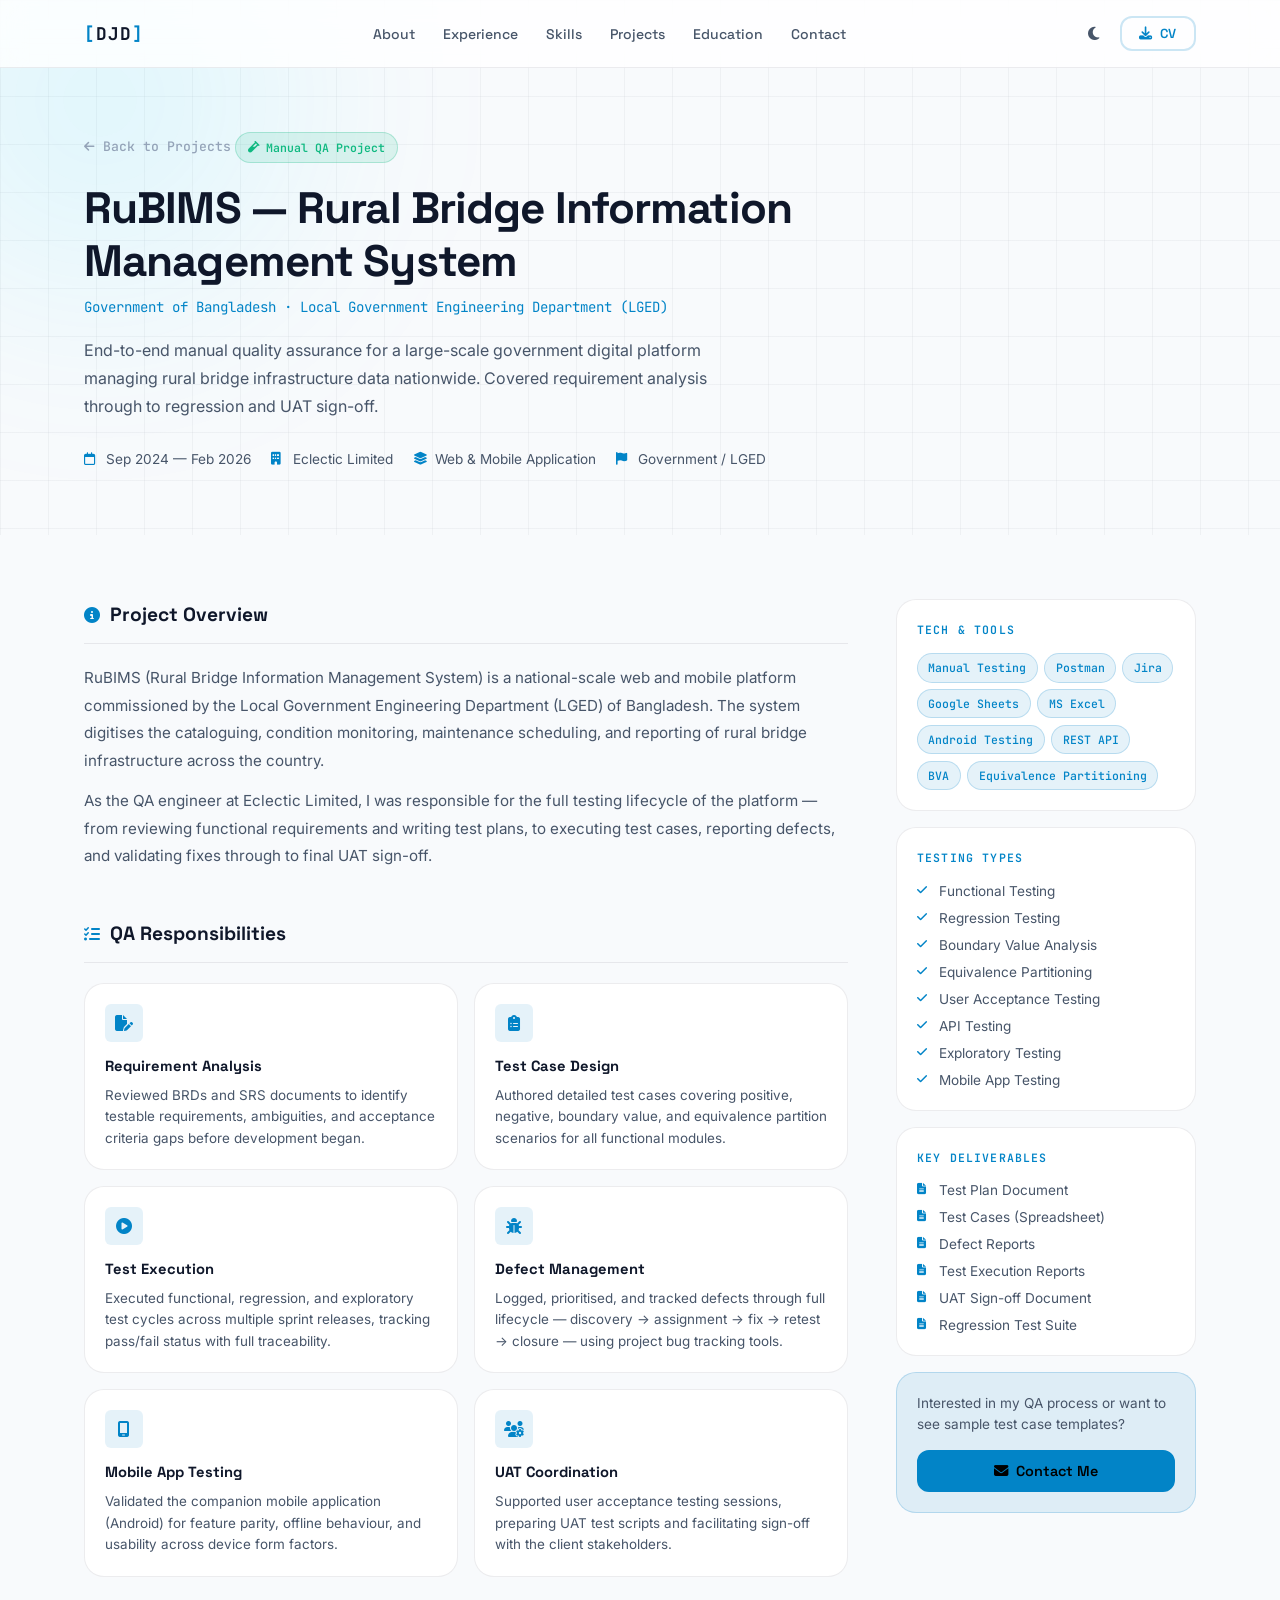
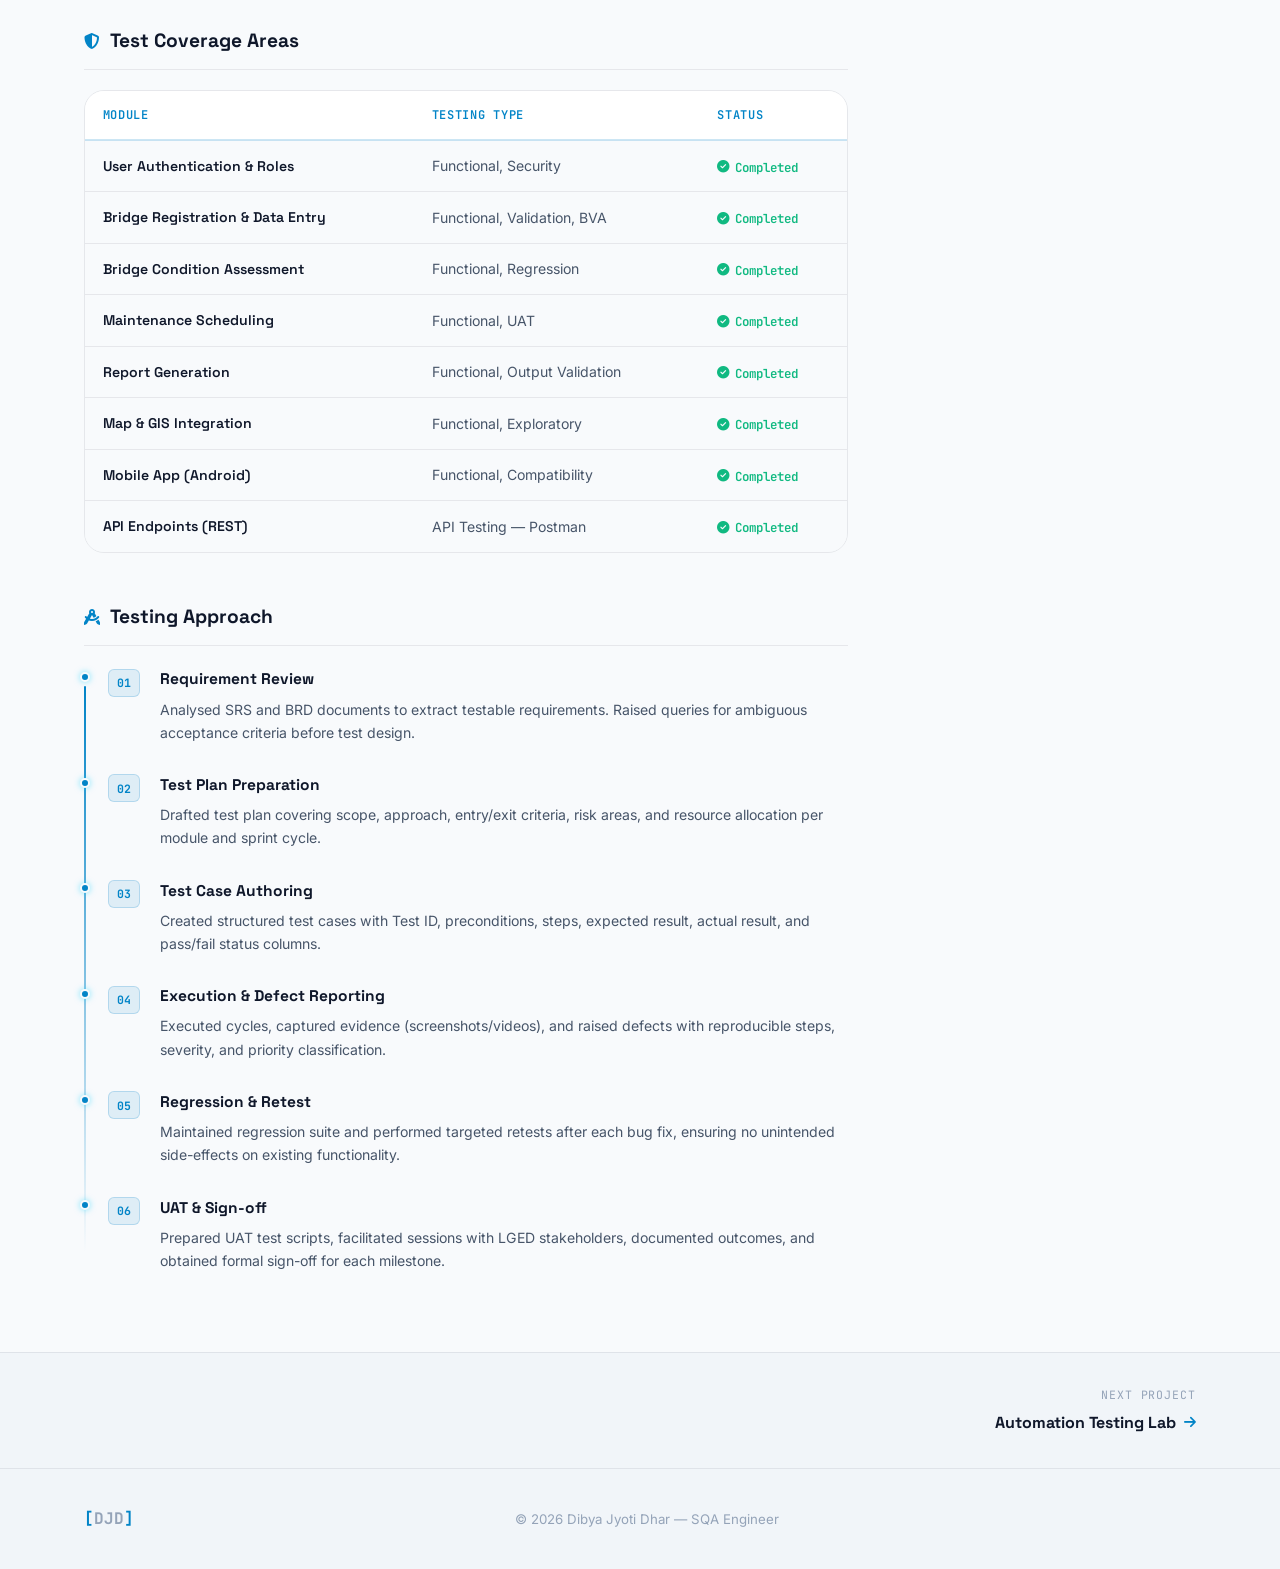
<file: RuBIMS-Test-Cases.html>
<!DOCTYPE html>
<html lang="en" data-theme="dark">
<head>
  <meta charset="UTF-8" />
  <meta name="viewport" content="width=device-width, initial-scale=1.0" />
  <title>RuBIMS QA — Dibya Jyoti Dhar</title>
  <meta name="description" content="Manual QA work on RuBIMS — Rural Bridge Information Management System, a government platform under LGED Bangladesh. Test cases, bug reports, and QA documentation." />
  <link rel="icon" type="image/svg+xml" href="/images/favicons/favicon.svg?v=2" />
  <link rel="icon" type="image/png" sizes="48x48" href="/images/favicons/favicon-48x48.png?v=2" />
  <link rel="icon" type="image/png" sizes="32x32" href="/images/favicons/favicon-32x32.png?v=2" />
  <link rel="icon" type="image/png" sizes="16x16" href="/images/favicons/favicon-16x16.png?v=2" />
  <link rel="shortcut icon" href="/images/favicons/favicon.ico?v=2" />
  <link rel="apple-touch-icon" sizes="180x180" href="/images/favicons/apple-touch-icon.png?v=2" />
  <link rel="manifest" href="/images/favicons/site.webmanifest?v=2" />
  <meta name="theme-color" content="#0A0F1E" />
  <link rel="preconnect" href="https://fonts.googleapis.com" />
  <link rel="preconnect" href="https://fonts.gstatic.com" crossorigin />
  <link href="https://fonts.googleapis.com/css2?family=Space+Grotesk:wght@400;500;600;700&family=Inter:wght@400;500;600&family=JetBrains+Mono:wght@400;500&display=swap" rel="stylesheet" />
  <link rel="stylesheet" href="https://cdnjs.cloudflare.com/ajax/libs/font-awesome/6.5.0/css/all.min.css" crossorigin="anonymous" />
  <link rel="stylesheet" href="css/style.css" />
  <link rel="stylesheet" href="css/project.css" />
</head>
<body>

  <a href="#main" class="skip-link">Skip to main content</a>

  <!-- NAVBAR -->
  <nav class="navbar" id="navbar" role="navigation" aria-label="Main navigation">
    <div class="nav-inner">
      <a href="index.html" class="nav-logo" aria-label="Back to portfolio home">
        <span class="logo-bracket">[</span>DJD<span class="logo-bracket">]</span>
      </a>
      <ul class="nav-links" id="navLinks" role="list">
        <li><a href="index.html#about"      class="nav-link">About</a></li>
        <li><a href="index.html#experience" class="nav-link">Experience</a></li>
        <li><a href="index.html#skills"     class="nav-link">Skills</a></li>
        <li><a href="index.html#projects"   class="nav-link">Projects</a></li>
        <li><a href="index.html#education"  class="nav-link">Education</a></li>
        <li><a href="index.html#contact"    class="nav-link">Contact</a></li>
      </ul>
      <div class="nav-actions">
        <button class="theme-btn" id="themeToggle" aria-label="Toggle color theme">
          <i class="fa-solid fa-sun" id="themeIcon"></i>
        </button>
        <a href="https://drive.google.com/file/d/1PYgVb6CUK4R8PzvfEvYvZ1QxJsNxrwta" target="_blank" rel="noopener" class="btn btn-sm btn-outline">
          <i class="fa-solid fa-download"></i> CV
        </a>
        <button class="hamburger" id="hamburger" aria-label="Open menu" aria-expanded="false" aria-controls="navLinks">
          <span></span><span></span><span></span>
        </button>
      </div>
    </div>
  </nav>

  <main id="main">

    <!-- PROJECT HERO -->
    <section class="project-hero">
      <div class="hero-bg-grid" aria-hidden="true"></div>
      <div class="hero-orb hero-orb-1" aria-hidden="true"></div>
      <div class="container">
        <div class="project-hero-inner">
          <a href="index.html#projects" class="back-link">
            <i class="fa-solid fa-arrow-left"></i> Back to Projects
          </a>
          <div class="project-hero-badge badge-manual">
            <i class="fa-solid fa-vial"></i> Manual QA Project
          </div>
          <h1 class="project-hero-title">RuBIMS — Rural Bridge Information<br/>Management System</h1>
          <p class="project-hero-sub">Government of Bangladesh · Local Government Engineering Department (LGED)</p>
          <p class="project-hero-desc">
            End-to-end manual quality assurance for a large-scale government digital platform managing rural bridge infrastructure data nationwide. Covered requirement analysis through to regression and UAT sign-off.
          </p>
          <div class="project-meta-row">
            <div class="project-meta-item">
              <i class="fa-regular fa-calendar" aria-hidden="true"></i>
              <span>Sep 2024 — Feb 2026</span>
            </div>
            <div class="project-meta-item">
              <i class="fa-solid fa-building" aria-hidden="true"></i>
              <span>Eclectic Limited</span>
            </div>
            <div class="project-meta-item">
              <i class="fa-solid fa-layer-group" aria-hidden="true"></i>
              <span>Web &amp; Mobile Application</span>
            </div>
            <div class="project-meta-item">
              <i class="fa-solid fa-flag" aria-hidden="true"></i>
              <span>Government / LGED</span>
            </div>
          </div>
        </div>
      </div>
    </section>

    <!-- PROJECT BODY -->
    <div class="project-body">
      <div class="container">
        <div class="project-layout">

          <!-- MAIN CONTENT -->
          <div class="project-main">

            <!-- Overview -->
            <section class="project-section reveal-up" aria-labelledby="overview-heading">
              <h2 id="overview-heading" class="project-section-title">
                <i class="fa-solid fa-circle-info" aria-hidden="true"></i> Project Overview
              </h2>
              <p>
                RuBIMS (Rural Bridge Information Management System) is a national-scale web and mobile platform commissioned by the Local Government Engineering Department (LGED) of Bangladesh. The system digitises the cataloguing, condition monitoring, maintenance scheduling, and reporting of rural bridge infrastructure across the country.
              </p>
              <p>
                As the QA engineer at Eclectic Limited, I was responsible for the full testing lifecycle of the platform — from reviewing functional requirements and writing test plans, to executing test cases, reporting defects, and validating fixes through to final UAT sign-off.
              </p>
            </section>

            <!-- Responsibilities -->
            <section class="project-section reveal-up" aria-labelledby="resp-heading">
              <h2 id="resp-heading" class="project-section-title">
                <i class="fa-solid fa-list-check" aria-hidden="true"></i> QA Responsibilities
              </h2>
              <div class="responsibility-grid">
                <div class="responsibility-card">
                  <div class="resp-icon"><i class="fa-solid fa-file-pen"></i></div>
                  <h3>Requirement Analysis</h3>
                  <p>Reviewed BRDs and SRS documents to identify testable requirements, ambiguities, and acceptance criteria gaps before development began.</p>
                </div>
                <div class="responsibility-card">
                  <div class="resp-icon"><i class="fa-solid fa-clipboard-list"></i></div>
                  <h3>Test Case Design</h3>
                  <p>Authored detailed test cases covering positive, negative, boundary value, and equivalence partition scenarios for all functional modules.</p>
                </div>
                <div class="responsibility-card">
                  <div class="resp-icon"><i class="fa-solid fa-play-circle"></i></div>
                  <h3>Test Execution</h3>
                  <p>Executed functional, regression, and exploratory test cycles across multiple sprint releases, tracking pass/fail status with full traceability.</p>
                </div>
                <div class="responsibility-card">
                  <div class="resp-icon"><i class="fa-solid fa-bug"></i></div>
                  <h3>Defect Management</h3>
                  <p>Logged, prioritised, and tracked defects through full lifecycle — discovery → assignment → fix → retest → closure — using project bug tracking tools.</p>
                </div>
                <div class="responsibility-card">
                  <div class="resp-icon"><i class="fa-solid fa-mobile-screen"></i></div>
                  <h3>Mobile App Testing</h3>
                  <p>Validated the companion mobile application (Android) for feature parity, offline behaviour, and usability across device form factors.</p>
                </div>
                <div class="responsibility-card">
                  <div class="resp-icon"><i class="fa-solid fa-users-gear"></i></div>
                  <h3>UAT Coordination</h3>
                  <p>Supported user acceptance testing sessions, preparing UAT test scripts and facilitating sign-off with the client stakeholders.</p>
                </div>
              </div>
            </section>

            <!-- Test Coverage -->
            <section class="project-section reveal-up" aria-labelledby="coverage-heading">
              <h2 id="coverage-heading" class="project-section-title">
                <i class="fa-solid fa-shield-halved" aria-hidden="true"></i> Test Coverage Areas
              </h2>
              <div class="coverage-table-wrap">
                <table class="coverage-table" aria-label="Test coverage modules">
                  <thead>
                    <tr>
                      <th scope="col">Module</th>
                      <th scope="col">Testing Type</th>
                      <th scope="col">Status</th>
                    </tr>
                  </thead>
                  <tbody>
                    <tr>
                      <td><span class="module-name">User Authentication &amp; Roles</span></td>
                      <td>Functional, Security</td>
                      <td><span class="status-pass"><i class="fa-solid fa-circle-check"></i> Completed</span></td>
                    </tr>
                    <tr>
                      <td><span class="module-name">Bridge Registration &amp; Data Entry</span></td>
                      <td>Functional, Validation, BVA</td>
                      <td><span class="status-pass"><i class="fa-solid fa-circle-check"></i> Completed</span></td>
                    </tr>
                    <tr>
                      <td><span class="module-name">Bridge Condition Assessment</span></td>
                      <td>Functional, Regression</td>
                      <td><span class="status-pass"><i class="fa-solid fa-circle-check"></i> Completed</span></td>
                    </tr>
                    <tr>
                      <td><span class="module-name">Maintenance Scheduling</span></td>
                      <td>Functional, UAT</td>
                      <td><span class="status-pass"><i class="fa-solid fa-circle-check"></i> Completed</span></td>
                    </tr>
                    <tr>
                      <td><span class="module-name">Report Generation</span></td>
                      <td>Functional, Output Validation</td>
                      <td><span class="status-pass"><i class="fa-solid fa-circle-check"></i> Completed</span></td>
                    </tr>
                    <tr>
                      <td><span class="module-name">Map &amp; GIS Integration</span></td>
                      <td>Functional, Exploratory</td>
                      <td><span class="status-pass"><i class="fa-solid fa-circle-check"></i> Completed</span></td>
                    </tr>
                    <tr>
                      <td><span class="module-name">Mobile App (Android)</span></td>
                      <td>Functional, Compatibility</td>
                      <td><span class="status-pass"><i class="fa-solid fa-circle-check"></i> Completed</span></td>
                    </tr>
                    <tr>
                      <td><span class="module-name">API Endpoints (REST)</span></td>
                      <td>API Testing — Postman</td>
                      <td><span class="status-pass"><i class="fa-solid fa-circle-check"></i> Completed</span></td>
                    </tr>
                  </tbody>
                </table>
              </div>
            </section>

            <!-- Testing approach -->
            <section class="project-section reveal-up" aria-labelledby="approach-heading">
              <h2 id="approach-heading" class="project-section-title">
                <i class="fa-solid fa-compass-drafting" aria-hidden="true"></i> Testing Approach
              </h2>
              <div class="approach-steps">
                <div class="approach-step">
                  <div class="step-number">01</div>
                  <div class="step-content">
                    <h3>Requirement Review</h3>
                    <p>Analysed SRS and BRD documents to extract testable requirements. Raised queries for ambiguous acceptance criteria before test design.</p>
                  </div>
                </div>
                <div class="approach-step">
                  <div class="step-number">02</div>
                  <div class="step-content">
                    <h3>Test Plan Preparation</h3>
                    <p>Drafted test plan covering scope, approach, entry/exit criteria, risk areas, and resource allocation per module and sprint cycle.</p>
                  </div>
                </div>
                <div class="approach-step">
                  <div class="step-number">03</div>
                  <div class="step-content">
                    <h3>Test Case Authoring</h3>
                    <p>Created structured test cases with Test ID, preconditions, steps, expected result, actual result, and pass/fail status columns.</p>
                  </div>
                </div>
                <div class="approach-step">
                  <div class="step-number">04</div>
                  <div class="step-content">
                    <h3>Execution &amp; Defect Reporting</h3>
                    <p>Executed cycles, captured evidence (screenshots/videos), and raised defects with reproducible steps, severity, and priority classification.</p>
                  </div>
                </div>
                <div class="approach-step">
                  <div class="step-number">05</div>
                  <div class="step-content">
                    <h3>Regression &amp; Retest</h3>
                    <p>Maintained regression suite and performed targeted retests after each bug fix, ensuring no unintended side-effects on existing functionality.</p>
                  </div>
                </div>
                <div class="approach-step">
                  <div class="step-number">06</div>
                  <div class="step-content">
                    <h3>UAT &amp; Sign-off</h3>
                    <p>Prepared UAT test scripts, facilitated sessions with LGED stakeholders, documented outcomes, and obtained formal sign-off for each milestone.</p>
                  </div>
                </div>
              </div>
            </section>

          </div>

          <!-- SIDEBAR -->
          <aside class="project-sidebar" aria-label="Project summary">

            <div class="sidebar-card reveal-up">
              <h3 class="sidebar-card-title">Tech &amp; Tools</h3>
              <div class="sidebar-tags">
                <span class="tag">Manual Testing</span>
                <span class="tag">Postman</span>
                <span class="tag">Jira</span>
                <span class="tag">Google Sheets</span>
                <span class="tag">MS Excel</span>
                <span class="tag">Android Testing</span>
                <span class="tag">REST API</span>
                <span class="tag">BVA</span>
                <span class="tag">Equivalence Partitioning</span>
              </div>
            </div>

            <div class="sidebar-card reveal-up" style="--delay:0.1s">
              <h3 class="sidebar-card-title">Testing Types</h3>
              <ul class="sidebar-list">
                <li><i class="fa-solid fa-check" aria-hidden="true"></i> Functional Testing</li>
                <li><i class="fa-solid fa-check" aria-hidden="true"></i> Regression Testing</li>
                <li><i class="fa-solid fa-check" aria-hidden="true"></i> Boundary Value Analysis</li>
                <li><i class="fa-solid fa-check" aria-hidden="true"></i> Equivalence Partitioning</li>
                <li><i class="fa-solid fa-check" aria-hidden="true"></i> User Acceptance Testing</li>
                <li><i class="fa-solid fa-check" aria-hidden="true"></i> API Testing</li>
                <li><i class="fa-solid fa-check" aria-hidden="true"></i> Exploratory Testing</li>
                <li><i class="fa-solid fa-check" aria-hidden="true"></i> Mobile App Testing</li>
              </ul>
            </div>

            <div class="sidebar-card reveal-up" style="--delay:0.15s">
              <h3 class="sidebar-card-title">Key Deliverables</h3>
              <ul class="sidebar-list">
                <li><i class="fa-solid fa-file-lines" aria-hidden="true"></i> Test Plan Document</li>
                <li><i class="fa-solid fa-file-lines" aria-hidden="true"></i> Test Cases (Spreadsheet)</li>
                <li><i class="fa-solid fa-file-lines" aria-hidden="true"></i> Defect Reports</li>
                <li><i class="fa-solid fa-file-lines" aria-hidden="true"></i> Test Execution Reports</li>
                <li><i class="fa-solid fa-file-lines" aria-hidden="true"></i> UAT Sign-off Document</li>
                <li><i class="fa-solid fa-file-lines" aria-hidden="true"></i> Regression Test Suite</li>
              </ul>
            </div>

            <div class="sidebar-card sidebar-card-cta reveal-up" style="--delay:0.2s">
              <p>Interested in my QA process or want to see sample test case templates?</p>
              <a href="index.html#contact" class="btn btn-primary btn-block">
                <i class="fa-solid fa-envelope"></i> Contact Me
              </a>
            </div>

          </aside>
        </div>
      </div>
    </div>

    <!-- NEXT PROJECT -->
    <section class="next-project-bar">
      <div class="container">
        <div class="next-project-inner">
          <a href="selenium-automation-practice.html" class="next-project-link">
            <span class="next-label">Next Project</span>
            <span class="next-title">Automation Testing Lab <i class="fa-solid fa-arrow-right"></i></span>
          </a>
        </div>
      </div>
    </section>

  </main>

  <!-- FOOTER -->
  <footer class="footer" role="contentinfo">
    <div class="container">
      <div class="footer-inner">
        <div class="footer-logo">
          <span class="logo-bracket">[</span>DJD<span class="logo-bracket">]</span>
        </div>
        <p class="footer-copy">&copy; <span id="year"></span> Dibya Jyoti Dhar — SQA Engineer</p>
        <button class="back-to-top" id="backToTop" aria-label="Back to top">
          <i class="fa-solid fa-chevron-up" aria-hidden="true"></i>
        </button>
      </div>
    </div>
  </footer>

  <script src="js/main.js"></script>
</body>
</html>
</file>
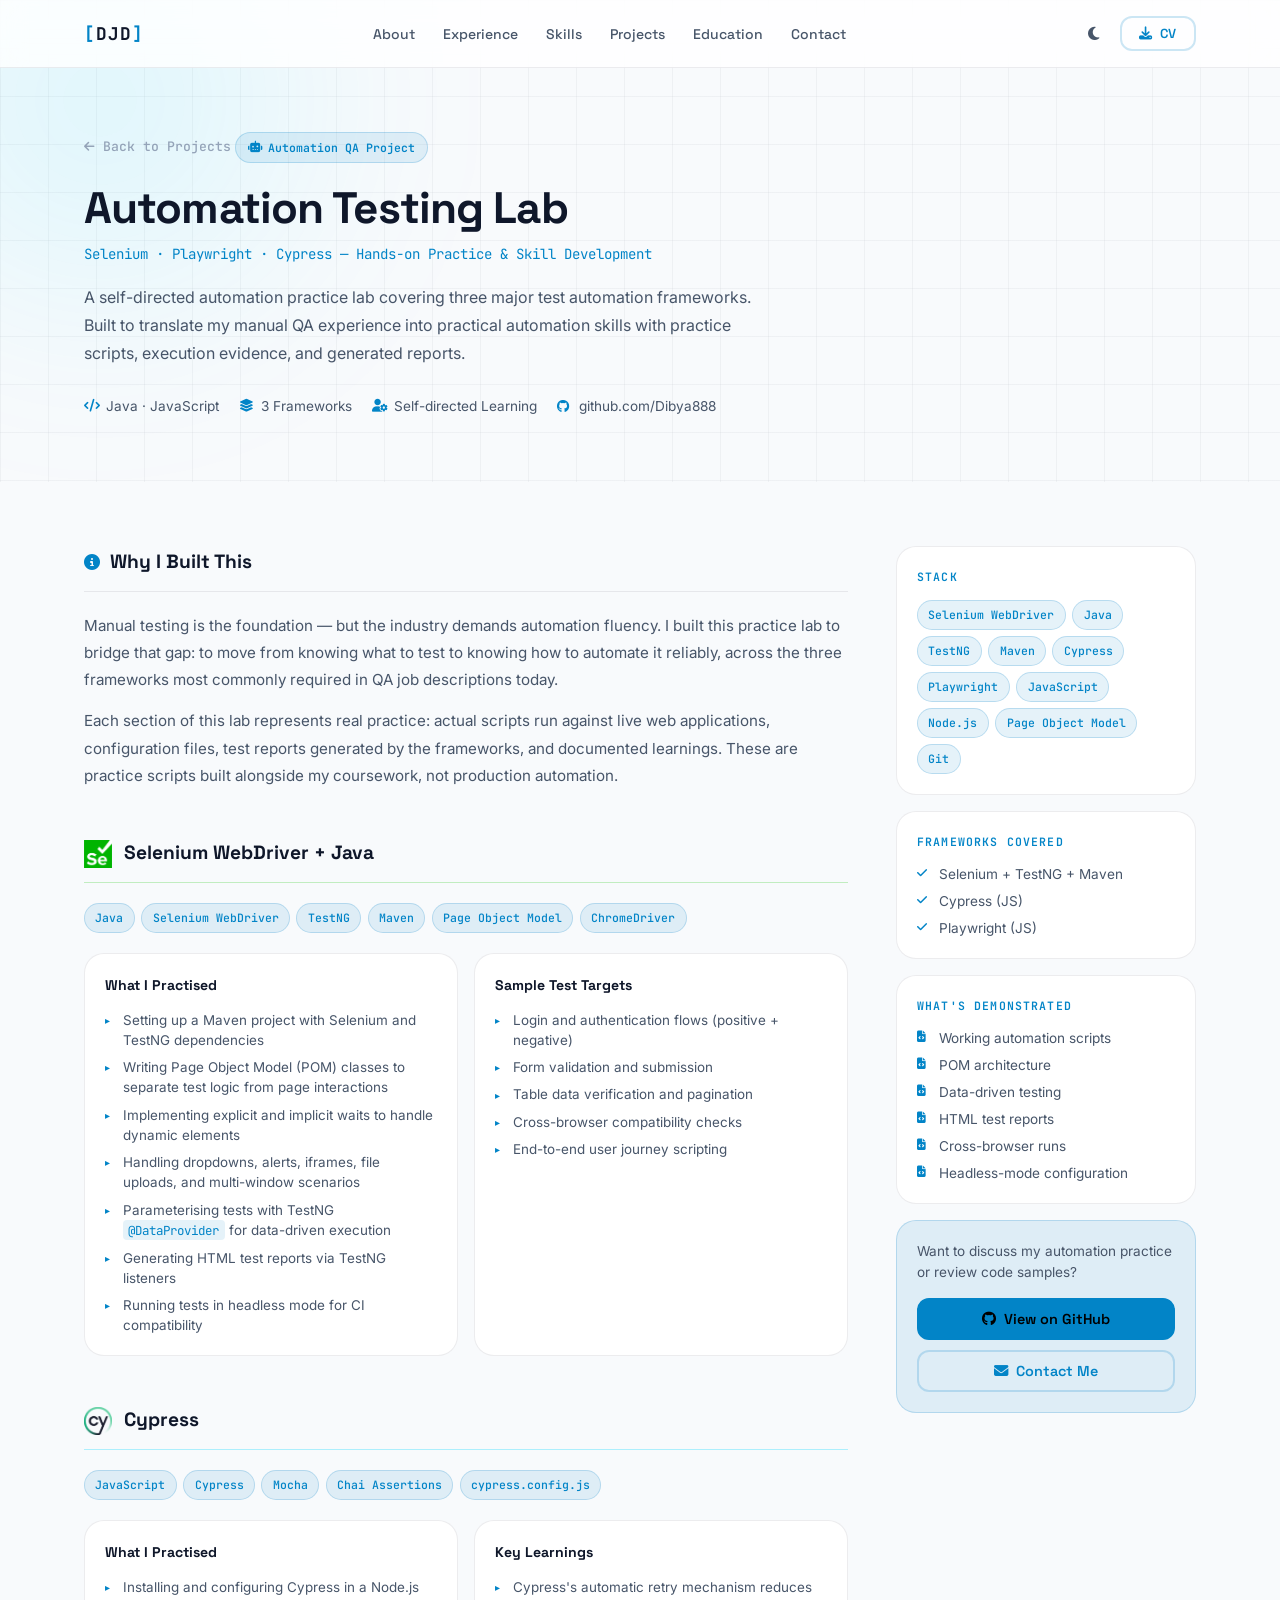
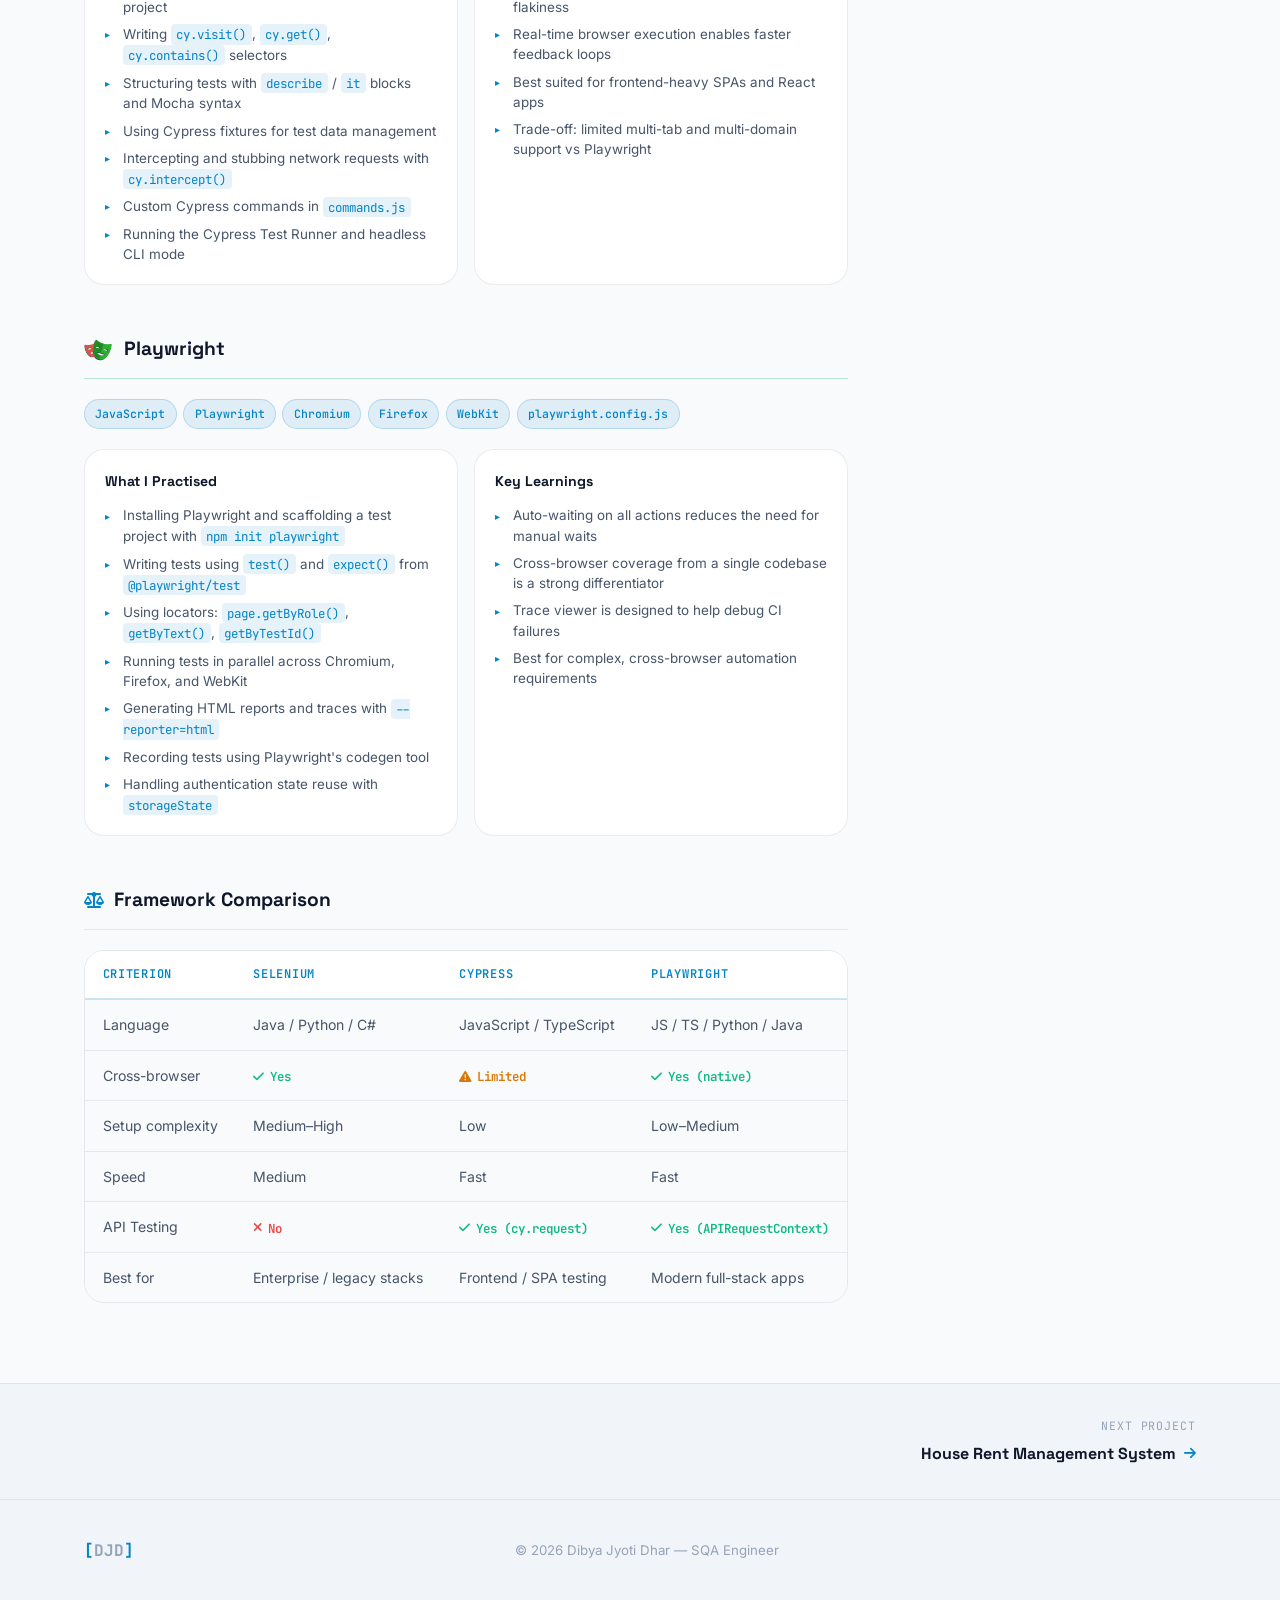
<file: selenium-automation-practice.html>
<!DOCTYPE html>
<html lang="en" data-theme="dark">
<head>
  <meta charset="UTF-8" />
  <meta name="viewport" content="width=device-width, initial-scale=1.0" />
  <title>Automation Testing Lab — Dibya Jyoti Dhar</title>
  <meta name="description" content="Hands-on automation testing practice with Selenium, Playwright, and Cypress. Java + TestNG + Maven scripts, reports, and execution evidence." />
  <link rel="icon" type="image/svg+xml" href="/images/favicons/favicon.svg?v=2" />
  <link rel="icon" type="image/png" sizes="48x48" href="/images/favicons/favicon-48x48.png?v=2" />
  <link rel="icon" type="image/png" sizes="32x32" href="/images/favicons/favicon-32x32.png?v=2" />
  <link rel="icon" type="image/png" sizes="16x16" href="/images/favicons/favicon-16x16.png?v=2" />
  <link rel="shortcut icon" href="/images/favicons/favicon.ico?v=2" />
  <link rel="apple-touch-icon" sizes="180x180" href="/images/favicons/apple-touch-icon.png?v=2" />
  <link rel="manifest" href="/images/favicons/site.webmanifest?v=2" />
  <meta name="theme-color" content="#0A0F1E" />
  <link rel="preconnect" href="https://fonts.googleapis.com" />
  <link rel="preconnect" href="https://fonts.gstatic.com" crossorigin />
  <link href="https://fonts.googleapis.com/css2?family=Space+Grotesk:wght@400;500;600;700&family=Inter:wght@400;500;600&family=JetBrains+Mono:wght@400;500&display=swap" rel="stylesheet" />
  <link rel="stylesheet" href="https://cdnjs.cloudflare.com/ajax/libs/font-awesome/6.5.0/css/all.min.css" crossorigin="anonymous" />
  <link rel="stylesheet" href="css/style.css" />
  <link rel="stylesheet" href="css/project.css" />
</head>
<body>

  <a href="#main" class="skip-link">Skip to main content</a>

  <!-- NAVBAR -->
  <nav class="navbar" id="navbar" role="navigation" aria-label="Main navigation">
    <div class="nav-inner">
      <a href="index.html" class="nav-logo" aria-label="Back to portfolio home">
        <span class="logo-bracket">[</span>DJD<span class="logo-bracket">]</span>
      </a>
      <ul class="nav-links" id="navLinks" role="list">
        <li><a href="index.html#about"      class="nav-link">About</a></li>
        <li><a href="index.html#experience" class="nav-link">Experience</a></li>
        <li><a href="index.html#skills"     class="nav-link">Skills</a></li>
        <li><a href="index.html#projects"   class="nav-link">Projects</a></li>
        <li><a href="index.html#education"  class="nav-link">Education</a></li>
        <li><a href="index.html#contact"    class="nav-link">Contact</a></li>
      </ul>
      <div class="nav-actions">
        <button class="theme-btn" id="themeToggle" aria-label="Toggle color theme">
          <i class="fa-solid fa-sun" id="themeIcon"></i>
        </button>
        <a href="https://drive.google.com/file/d/1PYgVb6CUK4R8PzvfEvYvZ1QxJsNxrwta" target="_blank" rel="noopener" class="btn btn-sm btn-outline">
          <i class="fa-solid fa-download"></i> CV
        </a>
        <button class="hamburger" id="hamburger" aria-label="Open menu" aria-expanded="false" aria-controls="navLinks">
          <span></span><span></span><span></span>
        </button>
      </div>
    </div>
  </nav>

  <main id="main">

    <!-- PROJECT HERO -->
    <section class="project-hero">
      <div class="hero-bg-grid" aria-hidden="true"></div>
      <div class="hero-orb hero-orb-1" aria-hidden="true"></div>
      <div class="container">
        <div class="project-hero-inner">
          <a href="index.html#projects" class="back-link">
            <i class="fa-solid fa-arrow-left"></i> Back to Projects
          </a>
          <div class="project-hero-badge badge-auto">
            <i class="fa-solid fa-robot"></i> Automation QA Project
          </div>
          <h1 class="project-hero-title">Automation Testing Lab</h1>
          <p class="project-hero-sub">Selenium · Playwright · Cypress — Hands-on Practice &amp; Skill Development</p>
          <p class="project-hero-desc">
            A self-directed automation practice lab covering three major test automation frameworks. Built to translate my manual QA experience into practical automation skills with practice scripts, execution evidence, and generated reports.
          </p>
          <div class="project-meta-row">
            <div class="project-meta-item">
              <i class="fa-solid fa-code" aria-hidden="true"></i>
              <span>Java · JavaScript</span>
            </div>
            <div class="project-meta-item">
              <i class="fa-solid fa-layer-group" aria-hidden="true"></i>
              <span>3 Frameworks</span>
            </div>
            <div class="project-meta-item">
              <i class="fa-solid fa-user-gear" aria-hidden="true"></i>
              <span>Self-directed Learning</span>
            </div>
            <div class="project-meta-item">
              <i class="fa-brands fa-github" aria-hidden="true"></i>
              <span>github.com/Dibya888</span>
            </div>
          </div>
        </div>
      </div>
    </section>

    <!-- PROJECT BODY -->
    <div class="project-body">
      <div class="container">
        <div class="project-layout">

          <!-- MAIN CONTENT -->
          <div class="project-main">

            <!-- Overview -->
            <section class="project-section reveal-up" aria-labelledby="auto-overview-heading">
              <h2 id="auto-overview-heading" class="project-section-title">
                <i class="fa-solid fa-circle-info" aria-hidden="true"></i> Why I Built This
              </h2>
              <p>
                Manual testing is the foundation — but the industry demands automation fluency. I built this practice lab to bridge that gap: to move from knowing what to test to knowing how to automate it reliably, across the three frameworks most commonly required in QA job descriptions today.
              </p>
              <p>
                Each section of this lab represents real practice: actual scripts run against live web applications, configuration files, test reports generated by the frameworks, and documented learnings. These are practice scripts built alongside my coursework, not production automation.
              </p>
            </section>

            <!-- Selenium -->
            <section class="project-section reveal-up" aria-labelledby="selenium-heading">
              <h2 id="selenium-heading" class="project-section-title framework-title selenium-title">
                <img src="images/Selenium_Logo.png" alt="" width="28" height="28" loading="lazy" aria-hidden="true" />
                Selenium WebDriver + Java
              </h2>
              <div class="framework-stack-row">
                <span class="tag">Java</span>
                <span class="tag">Selenium WebDriver</span>
                <span class="tag">TestNG</span>
                <span class="tag">Maven</span>
                <span class="tag">Page Object Model</span>
                <span class="tag">ChromeDriver</span>
              </div>
              <div class="framework-details">
                <div class="framework-detail-card">
                  <h3>What I Practised</h3>
                  <ul class="detail-list">
                    <li>Setting up a Maven project with Selenium and TestNG dependencies</li>
                    <li>Writing Page Object Model (POM) classes to separate test logic from page interactions</li>
                    <li>Implementing explicit and implicit waits to handle dynamic elements</li>
                    <li>Handling dropdowns, alerts, iframes, file uploads, and multi-window scenarios</li>
                    <li>Parameterising tests with TestNG <code>@DataProvider</code> for data-driven execution</li>
                    <li>Generating HTML test reports via TestNG listeners</li>
                    <li>Running tests in headless mode for CI compatibility</li>
                  </ul>
                </div>
                <div class="framework-detail-card">
                  <h3>Sample Test Targets</h3>
                  <ul class="detail-list">
                    <li>Login and authentication flows (positive + negative)</li>
                    <li>Form validation and submission</li>
                    <li>Table data verification and pagination</li>
                    <li>Cross-browser compatibility checks</li>
                    <li>End-to-end user journey scripting</li>
                  </ul>
                </div>
              </div>
            </section>

            <!-- Cypress -->
            <section class="project-section reveal-up" aria-labelledby="cypress-heading">
              <h2 id="cypress-heading" class="project-section-title framework-title cypress-title">
                <img src="images/Cypress_Logomark_White-Color.png" alt="" width="28" height="28" loading="lazy" aria-hidden="true" class="dark-only" />
                <img src="images/Cypress_Logomark_Dark-Color.png" alt="" width="28" height="28" loading="lazy" aria-hidden="true" class="light-only" />
                Cypress
              </h2>
              <div class="framework-stack-row">
                <span class="tag">JavaScript</span>
                <span class="tag">Cypress</span>
                <span class="tag">Mocha</span>
                <span class="tag">Chai Assertions</span>
                <span class="tag">cypress.config.js</span>
              </div>
              <div class="framework-details">
                <div class="framework-detail-card">
                  <h3>What I Practised</h3>
                  <ul class="detail-list">
                    <li>Installing and configuring Cypress in a Node.js project</li>
                    <li>Writing <code>cy.visit()</code>, <code>cy.get()</code>, <code>cy.contains()</code> selectors</li>
                    <li>Structuring tests with <code>describe</code> / <code>it</code> blocks and Mocha syntax</li>
                    <li>Using Cypress fixtures for test data management</li>
                    <li>Intercepting and stubbing network requests with <code>cy.intercept()</code></li>
                    <li>Custom Cypress commands in <code>commands.js</code></li>
                    <li>Running the Cypress Test Runner and headless CLI mode</li>
                  </ul>
                </div>
                <div class="framework-detail-card">
                  <h3>Key Learnings</h3>
                  <ul class="detail-list">
                    <li>Cypress's automatic retry mechanism reduces flakiness</li>
                    <li>Real-time browser execution enables faster feedback loops</li>
                    <li>Best suited for frontend-heavy SPAs and React apps</li>
                    <li>Trade-off: limited multi-tab and multi-domain support vs Playwright</li>
                  </ul>
                </div>
              </div>
            </section>

            <!-- Playwright -->
            <section class="project-section reveal-up" aria-labelledby="playwright-heading">
              <h2 id="playwright-heading" class="project-section-title framework-title playwright-title">
                <img src="images/Playwright.png" alt="" width="28" height="28" loading="lazy" aria-hidden="true" />
                Playwright
              </h2>
              <div class="framework-stack-row">
                <span class="tag">JavaScript</span>
                <span class="tag">Playwright</span>
                <span class="tag">Chromium</span>
                <span class="tag">Firefox</span>
                <span class="tag">WebKit</span>
                <span class="tag">playwright.config.js</span>
              </div>
              <div class="framework-details">
                <div class="framework-detail-card">
                  <h3>What I Practised</h3>
                  <ul class="detail-list">
                    <li>Installing Playwright and scaffolding a test project with <code>npm init playwright</code></li>
                    <li>Writing tests using <code>test()</code> and <code>expect()</code> from <code>@playwright/test</code></li>
                    <li>Using locators: <code>page.getByRole()</code>, <code>getByText()</code>, <code>getByTestId()</code></li>
                    <li>Running tests in parallel across Chromium, Firefox, and WebKit</li>
                    <li>Generating HTML reports and traces with <code>--reporter=html</code></li>
                    <li>Recording tests using Playwright's codegen tool</li>
                    <li>Handling authentication state reuse with <code>storageState</code></li>
                  </ul>
                </div>
                <div class="framework-detail-card">
                  <h3>Key Learnings</h3>
                  <ul class="detail-list">
                    <li>Auto-waiting on all actions reduces the need for manual waits</li>
                    <li>Cross-browser coverage from a single codebase is a strong differentiator</li>
                    <li>Trace viewer is designed to help debug CI failures</li>
                    <li>Best for complex, cross-browser automation requirements</li>
                  </ul>
                </div>
              </div>
            </section>

            <!-- Framework comparison -->
            <section class="project-section reveal-up" aria-labelledby="compare-heading">
              <h2 id="compare-heading" class="project-section-title">
                <i class="fa-solid fa-scale-balanced" aria-hidden="true"></i> Framework Comparison
              </h2>
              <div class="compare-table-wrap">
                <table class="coverage-table" aria-label="Framework comparison">
                  <thead>
                    <tr>
                      <th scope="col">Criterion</th>
                      <th scope="col">Selenium</th>
                      <th scope="col">Cypress</th>
                      <th scope="col">Playwright</th>
                    </tr>
                  </thead>
                  <tbody>
                    <tr>
                      <td>Language</td>
                      <td>Java / Python / C#</td>
                      <td>JavaScript / TypeScript</td>
                      <td>JS / TS / Python / Java</td>
                    </tr>
                    <tr>
                      <td>Cross-browser</td>
                      <td><span class="status-pass"><i class="fa-solid fa-check"></i> Yes</span></td>
                      <td><span class="status-warn"><i class="fa-solid fa-triangle-exclamation"></i> Limited</span></td>
                      <td><span class="status-pass"><i class="fa-solid fa-check"></i> Yes (native)</span></td>
                    </tr>
                    <tr>
                      <td>Setup complexity</td>
                      <td>Medium–High</td>
                      <td>Low</td>
                      <td>Low–Medium</td>
                    </tr>
                    <tr>
                      <td>Speed</td>
                      <td>Medium</td>
                      <td>Fast</td>
                      <td>Fast</td>
                    </tr>
                    <tr>
                      <td>API Testing</td>
                      <td><span class="status-fail"><i class="fa-solid fa-xmark"></i> No</span></td>
                      <td><span class="status-pass"><i class="fa-solid fa-check"></i> Yes (cy.request)</span></td>
                      <td><span class="status-pass"><i class="fa-solid fa-check"></i> Yes (APIRequestContext)</span></td>
                    </tr>
                    <tr>
                      <td>Best for</td>
                      <td>Enterprise / legacy stacks</td>
                      <td>Frontend / SPA testing</td>
                      <td>Modern full-stack apps</td>
                    </tr>
                  </tbody>
                </table>
              </div>
            </section>

          </div>

          <!-- SIDEBAR -->
          <aside class="project-sidebar" aria-label="Project summary">

            <div class="sidebar-card reveal-up">
              <h3 class="sidebar-card-title">Stack</h3>
              <div class="sidebar-tags">
                <span class="tag">Selenium WebDriver</span>
                <span class="tag">Java</span>
                <span class="tag">TestNG</span>
                <span class="tag">Maven</span>
                <span class="tag">Cypress</span>
                <span class="tag">Playwright</span>
                <span class="tag">JavaScript</span>
                <span class="tag">Node.js</span>
                <span class="tag">Page Object Model</span>
                <span class="tag">Git</span>
              </div>
            </div>

            <div class="sidebar-card reveal-up" style="--delay:0.1s">
              <h3 class="sidebar-card-title">Frameworks Covered</h3>
              <ul class="sidebar-list">
                <li><i class="fa-solid fa-check"></i> Selenium + TestNG + Maven</li>
                <li><i class="fa-solid fa-check"></i> Cypress (JS)</li>
                <li><i class="fa-solid fa-check"></i> Playwright (JS)</li>
              </ul>
            </div>

            <div class="sidebar-card reveal-up" style="--delay:0.15s">
              <h3 class="sidebar-card-title">What's Demonstrated</h3>
              <ul class="sidebar-list">
                <li><i class="fa-solid fa-file-code"></i> Working automation scripts</li>
                <li><i class="fa-solid fa-file-code"></i> POM architecture</li>
                <li><i class="fa-solid fa-file-code"></i> Data-driven testing</li>
                <li><i class="fa-solid fa-file-code"></i> HTML test reports</li>
                <li><i class="fa-solid fa-file-code"></i> Cross-browser runs</li>
                <li><i class="fa-solid fa-file-code"></i> Headless-mode configuration</li>
              </ul>
            </div>

            <div class="sidebar-card sidebar-card-cta reveal-up" style="--delay:0.2s">
              <p>Want to discuss my automation practice or review code samples?</p>
              <a href="https://github.com/Dibya888" target="_blank" rel="noopener" class="btn btn-primary btn-block">
                <i class="fa-brands fa-github"></i> View on GitHub
              </a>
              <a href="index.html#contact" class="btn btn-outline btn-block" style="margin-top:0.6rem">
                <i class="fa-solid fa-envelope"></i> Contact Me
              </a>
            </div>

          </aside>
        </div>
      </div>
    </div>

    <!-- NEXT PROJECT -->
    <section class="next-project-bar">
      <div class="container">
        <div class="next-project-inner">
          <a href="house-rent-management.html" class="next-project-link">
            <span class="next-label">Next Project</span>
            <span class="next-title">House Rent Management System <i class="fa-solid fa-arrow-right"></i></span>
          </a>
        </div>
      </div>
    </section>

  </main>

  <!-- FOOTER -->
  <footer class="footer" role="contentinfo">
    <div class="container">
      <div class="footer-inner">
        <div class="footer-logo">
          <span class="logo-bracket">[</span>DJD<span class="logo-bracket">]</span>
        </div>
        <p class="footer-copy">&copy; <span id="year"></span> Dibya Jyoti Dhar — SQA Engineer</p>
        <button class="back-to-top" id="backToTop" aria-label="Back to top">
          <i class="fa-solid fa-chevron-up" aria-hidden="true"></i>
        </button>
      </div>
    </div>
  </footer>

  <script src="js/main.js"></script>
</body>
</html>
</file>
<file: css/style.css>
/* ═══════════════════════════════════════════════════════
   DESIGN SYSTEM — Dibya Jyoti Dhar · SQA Portfolio
   Palette: Precision Dark / Clean Light
   Fonts: Space Grotesk · Inter · JetBrains Mono
═══════════════════════════════════════════════════════ */

/* ─── CUSTOM PROPERTIES ─── */
:root {
  /* Dark theme (default) */
  --bg-primary:      #0A0F1E;
  --bg-secondary:    #111827;
  --bg-card:         #0F172A;
  --bg-card-hover:   #1E293B;
  --bg-glass:        rgba(15, 23, 42, 0.75);
  --bg-glass-border: rgba(0, 212, 255, 0.12);

  --accent:          #00D4FF;
  --accent-dim:      rgba(0, 212, 255, 0.15);
  --accent-hover:    #33DCFF;
  --accent-amber:    #F59E0B;
  --accent-red:      #EF4444;
  --accent-green:    #10B981;

  --text-primary:    #F1F5F9;
  --text-secondary:  #94A3B8;
  --text-muted:      #475569;
  --border:          rgba(148, 163, 184, 0.1);
  --border-accent:   rgba(0, 212, 255, 0.2);

  --shadow-sm:  0 1px 3px rgba(0,0,0,0.4);
  --shadow-md:  0 4px 24px rgba(0,0,0,0.5);
  --shadow-lg:  0 8px 48px rgba(0,0,0,0.6);
  --shadow-glow: 0 0 24px rgba(0, 212, 255, 0.18);

  --radius-sm:  6px;
  --radius-md:  12px;
  --radius-lg:  20px;
  --radius-xl:  28px;
  --radius-full: 9999px;

  --transition: 0.25s cubic-bezier(0.4, 0, 0.2, 1);
  --transition-slow: 0.4s cubic-bezier(0.4, 0, 0.2, 1);

  --font-display: 'Space Grotesk', sans-serif;
  --font-body:    'Inter', sans-serif;
  --font-mono:    'JetBrains Mono', monospace;

  --nav-height: 68px;
  --container:  1160px;
}

[data-theme="light"] {
  --bg-primary:      #F8FAFC;
  --bg-secondary:    #F1F5F9;
  --bg-card:         #FFFFFF;
  --bg-card-hover:   #F8FAFC;
  --bg-glass:        rgba(255,255,255,0.8);
  --bg-glass-border: rgba(2, 132, 199, 0.15);

  --accent:          #0284C7;
  --accent-dim:      rgba(2, 132, 199, 0.1);
  --accent-hover:    #0369A1;
  --accent-amber:    #D97706;

  --text-primary:    #0F172A;
  --text-secondary:  #475569;
  --text-muted:      #94A3B8;
  --border:          rgba(15, 23, 42, 0.08);
  --border-accent:   rgba(2, 132, 199, 0.2);

  --shadow-sm:  0 1px 3px rgba(0,0,0,0.08);
  --shadow-md:  0 4px 24px rgba(0,0,0,0.1);
  --shadow-lg:  0 8px 48px rgba(0,0,0,0.12);
  --shadow-glow: 0 0 24px rgba(2, 132, 199, 0.15);
}

/* ─── RESET & BASE ─── */
*, *::before, *::after {
  box-sizing: border-box;
  margin: 0;
  padding: 0;
}

html {
  scroll-behavior: smooth;
  scroll-padding-top: var(--nav-height);
  font-size: 16px;
  -webkit-text-size-adjust: 100%;
}

body {
  font-family: var(--font-body);
  background-color: var(--bg-primary);
  color: var(--text-primary);
  line-height: 1.7;
  transition: background-color var(--transition-slow), color var(--transition-slow);
  overflow-x: hidden;
}

img {
  max-width: 100%;
  display: block;
}

a {
  color: inherit;
  text-decoration: none;
}

ul { list-style: none; }

button {
  font-family: var(--font-body);
  cursor: pointer;
  border: none;
  background: none;
}

/* ─── SKIP LINK ─── */
.skip-link {
  position: absolute;
  top: -100%;
  left: 1rem;
  padding: 0.5rem 1rem;
  background: var(--accent);
  color: #000;
  border-radius: var(--radius-sm);
  font-weight: 600;
  z-index: 9999;
  transition: top var(--transition);
}
.skip-link:focus {
  top: 1rem;
}

/* ─── SCROLLBAR ─── */
::-webkit-scrollbar { width: 6px; }
::-webkit-scrollbar-track { background: var(--bg-primary); }
::-webkit-scrollbar-thumb {
  background: var(--border-accent);
  border-radius: var(--radius-full);
}
::-webkit-scrollbar-thumb:hover { background: var(--accent); }

/* ─── SELECTION ─── */
::selection {
  background: var(--accent-dim);
  color: var(--accent);
}

/* ─── CONTAINER ─── */
.container {
  max-width: var(--container);
  margin: 0 auto;
  padding: 0 1.5rem;
}

/* ─── THEME IMAGE HELPERS ─── */
[data-theme="dark"]  .light-only { display: none;  }
[data-theme="dark"]  .dark-only  { display: block; }
[data-theme="light"] .dark-only  { display: none;  }
[data-theme="light"] .light-only { display: block; }

/* ═══════════════════════════════════════════════════════
   BUTTONS
═══════════════════════════════════════════════════════ */
.btn {
  display: inline-flex;
  align-items: center;
  gap: 0.5rem;
  padding: 0.75rem 1.5rem;
  border-radius: var(--radius-md);
  font-family: var(--font-display);
  font-size: 0.9rem;
  font-weight: 600;
  line-height: 1;
  transition: all var(--transition);
  white-space: nowrap;
  cursor: pointer;
  text-decoration: none;
}

.btn-primary {
  background: var(--accent);
  color: #000;
  border: 2px solid var(--accent);
}
.btn-primary:hover {
  background: var(--accent-hover);
  border-color: var(--accent-hover);
  transform: translateY(-2px);
  box-shadow: var(--shadow-glow);
}

.btn-outline {
  background: transparent;
  color: var(--accent);
  border: 2px solid var(--border-accent);
}
.btn-outline:hover {
  border-color: var(--accent);
  background: var(--accent-dim);
  transform: translateY(-2px);
}

.btn-sm {
  padding: 0.55rem 1.1rem;
  font-size: 0.82rem;
}

/* ═══════════════════════════════════════════════════════
   NAVBAR
═══════════════════════════════════════════════════════ */
.navbar {
  position: fixed;
  top: 0;
  left: 0;
  right: 0;
  z-index: 1000;
  height: var(--nav-height);
  background: var(--bg-glass);
  backdrop-filter: blur(12px);
  -webkit-backdrop-filter: blur(12px);
  border-bottom: 1px solid var(--border);
  transition: background var(--transition), border-color var(--transition-slow), box-shadow var(--transition);
}

.navbar.scrolled {
  background: var(--bg-glass);
  box-shadow: var(--shadow-md);
  border-bottom-color: var(--border-accent);
}

.nav-inner {
  max-width: var(--container);
  margin: 0 auto;
  padding: 0 1.5rem;
  height: 100%;
  display: flex;
  align-items: center;
  justify-content: space-between;
  gap: 1rem;
}

.nav-logo {
  font-family: var(--font-mono);
  font-size: 1.1rem;
  font-weight: 700;
  color: var(--text-primary);
  letter-spacing: 0.05em;
  flex-shrink: 0;
  transition: color var(--transition);
}
.nav-logo:hover { color: var(--accent); }

.logo-bracket {
  color: var(--accent);
}

.nav-links {
  display: flex;
  align-items: center;
  gap: 0.25rem;
}

.nav-link {
  font-family: var(--font-display);
  font-size: 0.875rem;
  font-weight: 500;
  color: var(--text-secondary);
  padding: 0.4rem 0.75rem;
  border-radius: var(--radius-sm);
  transition: color var(--transition), background var(--transition);
}
.nav-link:hover,
.nav-link.active {
  color: var(--accent);
  background: var(--accent-dim);
}

.nav-actions {
  display: flex;
  align-items: center;
  gap: 0.5rem;
  flex-shrink: 0;
}

.theme-btn {
  width: 36px;
  height: 36px;
  border-radius: var(--radius-sm);
  display: flex;
  align-items: center;
  justify-content: center;
  color: var(--text-secondary);
  font-size: 0.95rem;
  transition: color var(--transition), background var(--transition);
  background: transparent;
}
.theme-btn:hover {
  color: var(--accent);
  background: var(--accent-dim);
}

/* Hamburger */
.hamburger {
  display: none;
  flex-direction: column;
  gap: 5px;
  padding: 4px;
  background: transparent;
  cursor: pointer;
}
.hamburger span {
  display: block;
  width: 22px;
  height: 2px;
  background: var(--text-secondary);
  border-radius: 2px;
  transition: all var(--transition);
}
.hamburger.open span:nth-child(1) {
  transform: translateY(7px) rotate(45deg);
}
.hamburger.open span:nth-child(2) {
  opacity: 0;
}
.hamburger.open span:nth-child(3) {
  transform: translateY(-7px) rotate(-45deg);
}

/* ═══════════════════════════════════════════════════════
   HERO
═══════════════════════════════════════════════════════ */
.hero {
  min-height: 100vh;
  padding: calc(var(--nav-height) + 4rem) 1.5rem 5rem;
  position: relative;
  display: flex;
  align-items: center;
  overflow: hidden;
}

/* Background grid */
.hero-bg-grid {
  position: absolute;
  inset: 0;
  background-image:
    linear-gradient(var(--border) 1px, transparent 1px),
    linear-gradient(90deg, var(--border) 1px, transparent 1px);
  background-size: 48px 48px;
  opacity: 0.5;
  pointer-events: none;
}

/* Glow orbs */
.hero-orb {
  position: absolute;
  border-radius: var(--radius-full);
  filter: blur(100px);
  pointer-events: none;
  opacity: 0.35;
}
.hero-orb-1 {
  width: 600px; height: 600px;
  background: radial-gradient(circle, rgba(0, 212, 255, 0.4), transparent 70%);
  top: -200px; left: -200px;
}
.hero-orb-2 {
  width: 400px; height: 400px;
  background: radial-gradient(circle, rgba(245, 158, 11, 0.25), transparent 70%);
  bottom: -100px; right: -100px;
}

.hero-inner {
  max-width: var(--container);
  margin: 0 auto;
  width: 100%;
  display: grid;
  grid-template-columns: 1fr auto;
  gap: 3rem;
  align-items: center;
  position: relative;
  z-index: 1;
}

/* Hero badge */
.hero-badge {
  display: inline-flex;
  align-items: center;
  gap: 0.5rem;
  padding: 0.35rem 0.9rem;
  border: 1px solid var(--border-accent);
  border-radius: var(--radius-full);
  font-family: var(--font-mono);
  font-size: 0.78rem;
  font-weight: 500;
  color: var(--accent);
  background: var(--accent-dim);
  margin-bottom: 1.25rem;
  width: fit-content;
}

.status-dot {
  width: 8px;
  height: 8px;
  border-radius: var(--radius-full);
  background: var(--accent-green);
  box-shadow: 0 0 6px rgba(16, 185, 129, 0.8);
  animation: pulse-dot 2.2s ease-in-out infinite;
  flex-shrink: 0;
}

@keyframes pulse-dot {
  0%, 100% { opacity: 1; transform: scale(1); }
  50%       { opacity: 0.6; transform: scale(0.85); }
}

/* Hero name */
.hero-name {
  font-family: var(--font-display);
  font-size: clamp(2.5rem, 5.5vw, 4rem);
  font-weight: 700;
  line-height: 1.15;
  color: var(--text-primary);
  margin-bottom: 0.75rem;
  letter-spacing: -0.02em;
}

/* Terminal typewriter */
.hero-terminal {
  display: inline-flex;
  align-items: center;
  gap: 0.5rem;
  font-family: var(--font-mono);
  font-size: clamp(0.9rem, 2vw, 1.15rem);
  color: var(--accent);
  background: var(--bg-glass);
  border: 1px solid var(--border-accent);
  border-radius: var(--radius-md);
  padding: 0.55rem 1rem;
  margin-bottom: 1.5rem;
  width: fit-content;
  max-width: 100%;
}
.terminal-prompt {
  color: var(--accent-amber);
  font-weight: 700;
  flex-shrink: 0;
}
#typewriter {
  color: var(--text-primary);
}
.cursor {
  color: var(--accent);
  animation: blink 1s step-end infinite;
  font-weight: 700;
}
@keyframes blink {
  0%, 100% { opacity: 1; }
  50%       { opacity: 0; }
}

/* Hero tagline */
.hero-tagline {
  font-size: clamp(0.95rem, 1.8vw, 1.05rem);
  color: var(--text-secondary);
  max-width: 540px;
  line-height: 1.75;
  margin-bottom: 2rem;
}

/* Hero CTAs */
.hero-ctas {
  display: flex;
  gap: 0.75rem;
  flex-wrap: wrap;
  margin-bottom: 2.5rem;
}

/* Hero stats */
.hero-stats {
  display: flex;
  align-items: center;
  gap: 1.5rem;
  padding: 1.25rem 1.5rem;
  background: var(--bg-glass);
  border: 1px solid var(--border);
  border-radius: var(--radius-lg);
  backdrop-filter: blur(8px);
  width: fit-content;
}
.stat-card {
  display: flex;
  flex-direction: column;
  align-items: center;
  gap: 0.2rem;
}
.stat-number {
  font-family: var(--font-display);
  font-size: 1.8rem;
  font-weight: 700;
  color: var(--accent);
  line-height: 1;
}
.stat-plus {
  font-size: 1.2rem;
  color: var(--accent-amber);
}
.stat-label {
  font-size: 0.72rem;
  color: var(--text-secondary);
  font-weight: 500;
  text-align: center;
  letter-spacing: 0.03em;
  white-space: nowrap;
}
.stat-divider {
  width: 1px;
  height: 40px;
  background: var(--border);
  flex-shrink: 0;
}

/* Hero image */
.hero-image-wrap {
  position: relative;
  width: 320px;
  height: 320px;
  flex-shrink: 0;
}

.hero-image-ring {
  position: absolute;
  inset: -16px;
  border-radius: var(--radius-full);
  border: 1.5px solid var(--border-accent);
  animation: spin-ring 20s linear infinite;
  pointer-events: none;
}
.hero-image-ring-2 {
  inset: -32px;
  border-style: dashed;
  border-color: rgba(0, 212, 255, 0.08);
  animation-duration: 35s;
  animation-direction: reverse;
}
@keyframes spin-ring {
  from { transform: rotate(0deg); }
  to   { transform: rotate(360deg); }
}

.hero-photo {
  width: 320px;
  height: 320px;
  border-radius: var(--radius-full);
  object-fit: cover;
  object-position: top center;
  border: 3px solid var(--border-accent);
  box-shadow: var(--shadow-glow), var(--shadow-lg);
  position: relative;
  z-index: 1;
}

/* Floating badges on image */
.hero-badge-float {
  position: absolute;
  z-index: 2;
  display: flex;
  align-items: center;
  gap: 0.4rem;
  padding: 0.4rem 0.8rem;
  background: var(--bg-glass);
  border: 1px solid var(--border-accent);
  border-radius: var(--radius-full);
  backdrop-filter: blur(8px);
  font-size: 0.75rem;
  font-family: var(--font-mono);
  font-weight: 500;
  color: var(--text-primary);
  white-space: nowrap;
  box-shadow: var(--shadow-sm);
  animation: float 4s ease-in-out infinite;
}
.hero-badge-float i { color: var(--accent); font-size: 0.85rem; }
.hero-badge-float-1 {
  top: 20px; left: -60px;
  animation-delay: 0s;
}
.hero-badge-float-2 {
  bottom: 30px; right: -50px;
  animation-delay: 1.5s;
}
@keyframes float {
  0%, 100% { transform: translateY(0); }
  50%       { transform: translateY(-8px); }
}

/* Scroll indicator */
.scroll-indicator {
  position: absolute;
  bottom: 2rem;
  left: 50%;
  transform: translateX(-50%);
  color: var(--text-muted);
  font-size: 0.85rem;
  display: flex;
  flex-direction: column;
  align-items: center;
  gap: 0.3rem;
  animation: bounce 2s ease-in-out infinite;
  z-index: 1;
}
.scroll-indicator i { font-size: 1rem; }
@keyframes bounce {
  0%, 100% { transform: translateX(-50%) translateY(0); }
  50%       { transform: translateX(-50%) translateY(6px); }
}

/* ═══════════════════════════════════════════════════════
   SECTIONS — SHARED
═══════════════════════════════════════════════════════ */
.section {
  padding: 6rem 0;
}
.section-alt {
  background: var(--bg-secondary);
  position: relative;
}
.section-alt::before {
  content: '';
  position: absolute;
  top: 0; left: 0; right: 0;
  height: 1px;
  background: linear-gradient(90deg, transparent, var(--border-accent), transparent);
}
.section-alt::after {
  content: '';
  position: absolute;
  bottom: 0; left: 0; right: 0;
  height: 1px;
  background: linear-gradient(90deg, transparent, var(--border-accent), transparent);
}

.section-header {
  text-align: center;
  margin-bottom: 3.5rem;
}
.section-eyebrow {
  display: inline-block;
  font-family: var(--font-mono);
  font-size: 0.78rem;
  font-weight: 500;
  color: var(--accent);
  letter-spacing: 0.12em;
  text-transform: uppercase;
  margin-bottom: 0.6rem;
}
.section-title {
  font-family: var(--font-display);
  font-size: clamp(1.75rem, 4vw, 2.5rem);
  font-weight: 700;
  color: var(--text-primary);
  letter-spacing: -0.02em;
  line-height: 1.2;
}

/* ═══════════════════════════════════════════════════════
   ABOUT
═══════════════════════════════════════════════════════ */
.about-grid {
  display: grid;
  grid-template-columns: 1fr 1fr;
  gap: 3.5rem;
  align-items: start;
}

.about-lead {
  font-family: var(--font-display);
  font-size: 1.15rem;
  font-weight: 500;
  color: var(--text-primary);
  margin-bottom: 1rem;
  line-height: 1.65;
}
.about-text p {
  color: var(--text-secondary);
  margin-bottom: 1rem;
  font-size: 0.97rem;
}

.about-highlights {
  display: flex;
  flex-direction: column;
  gap: 0.6rem;
  margin-top: 1.5rem;
  padding: 1.25rem;
  background: var(--bg-card);
  border: 1px solid var(--border);
  border-radius: var(--radius-md);
}
.highlight-item {
  display: flex;
  align-items: center;
  gap: 0.7rem;
  font-size: 0.88rem;
  color: var(--text-secondary);
}
.highlight-item i {
  color: var(--accent);
  width: 16px;
  flex-shrink: 0;
}

.about-cards {
  display: flex;
  flex-direction: column;
  gap: 1rem;
}
.about-card {
  padding: 1.4rem 1.5rem;
  background: var(--bg-card);
  border: 1px solid var(--border);
  border-radius: var(--radius-lg);
  transition: border-color var(--transition), box-shadow var(--transition), transform var(--transition);
}
.about-card:hover {
  border-color: var(--border-accent);
  box-shadow: var(--shadow-md);
  transform: translateX(4px);
}
.about-card-icon {
  width: 40px;
  height: 40px;
  border-radius: var(--radius-sm);
  background: var(--accent-dim);
  display: flex;
  align-items: center;
  justify-content: center;
  color: var(--accent);
  font-size: 1.1rem;
  margin-bottom: 0.75rem;
}
.about-card h3 {
  font-family: var(--font-display);
  font-size: 0.97rem;
  font-weight: 600;
  color: var(--text-primary);
  margin-bottom: 0.35rem;
}
.about-card p {
  font-size: 0.85rem;
  color: var(--text-secondary);
  line-height: 1.6;
}

/* ═══════════════════════════════════════════════════════
   EXPERIENCE TIMELINE
═══════════════════════════════════════════════════════ */
.timeline {
  position: relative;
  max-width: 800px;
  margin: 0 auto;
  padding-left: 2rem;
}
.timeline::before {
  content: '';
  position: absolute;
  left: 0;
  top: 0;
  bottom: 0;
  width: 2px;
  background: linear-gradient(
    to bottom,
    var(--accent),
    var(--border-accent) 70%,
    transparent
  );
  border-radius: var(--radius-full);
}

.timeline-item {
  position: relative;
  margin-bottom: 2.5rem;
}
.timeline-item:last-child { margin-bottom: 0; }

.timeline-marker {
  position: absolute;
  left: -2rem;
  top: 1.4rem;
  transform: translateX(-50%);
}
.timeline-dot {
  display: block;
  width: 14px;
  height: 14px;
  border-radius: var(--radius-full);
  background: var(--accent);
  border: 2.5px solid var(--bg-primary);
  box-shadow: 0 0 8px rgba(0, 212, 255, 0.5);
  transition: box-shadow var(--transition);
}
[data-theme="light"] .timeline-dot {
  border-color: var(--bg-secondary);
}
.timeline-dot-muted {
  background: var(--text-muted);
  box-shadow: none;
}
.timeline-item:hover .timeline-dot {
  box-shadow: 0 0 14px rgba(0, 212, 255, 0.8);
}

.timeline-card {
  background: var(--bg-card);
  border: 1px solid var(--border);
  border-radius: var(--radius-lg);
  padding: 1.5rem 1.75rem;
  transition: border-color var(--transition), box-shadow var(--transition);
}
.timeline-card:hover {
  border-color: var(--border-accent);
  box-shadow: var(--shadow-md);
}

.timeline-header {
  display: flex;
  justify-content: space-between;
  align-items: flex-start;
  gap: 1rem;
  margin-bottom: 1rem;
  flex-wrap: wrap;
}
.timeline-company {
  display: block;
  font-family: var(--font-display);
  font-size: 1.05rem;
  font-weight: 700;
  color: var(--text-primary);
  margin-bottom: 0.2rem;
}
.timeline-role {
  display: block;
  font-family: var(--font-mono);
  font-size: 0.8rem;
  color: var(--accent);
  font-weight: 500;
}
.timeline-period {
  display: flex;
  align-items: center;
  gap: 0.4rem;
  font-family: var(--font-mono);
  font-size: 0.78rem;
  color: var(--text-muted);
  white-space: nowrap;
  flex-shrink: 0;
}
.timeline-period i { font-size: 0.7rem; }

.timeline-bullets {
  padding-left: 1.1rem;
  margin-bottom: 1.25rem;
}
.timeline-bullets li {
  list-style: none;
  font-size: 0.9rem;
  color: var(--text-secondary);
  margin-bottom: 0.5rem;
  line-height: 1.65;
  position: relative;
  padding-left: 1rem;
}
.timeline-bullets li::before {
  content: '▸';
  position: absolute;
  left: -0.1rem;
  color: var(--accent);
  font-size: 0.7rem;
  top: 0.2rem;
}
.timeline-bullets li strong {
  color: var(--text-primary);
  font-weight: 600;
}

/* ═══════════════════════════════════════════════════════
   TAGS (shared)
═══════════════════════════════════════════════════════ */
.timeline-tags,
.project-tags,
.edu-tags {
  display: flex;
  flex-wrap: wrap;
  gap: 0.4rem;
}
.tag {
  display: inline-block;
  padding: 0.25rem 0.65rem;
  background: var(--accent-dim);
  color: var(--accent);
  border: 1px solid var(--border-accent);
  border-radius: var(--radius-full);
  font-family: var(--font-mono);
  font-size: 0.72rem;
  font-weight: 500;
  white-space: nowrap;
  transition: background var(--transition), color var(--transition);
}
.tag:hover {
  background: var(--accent);
  color: #000;
}

/* ═══════════════════════════════════════════════════════
   SKILLS
═══════════════════════════════════════════════════════ */
.skills-tabs {
  display: flex;
  gap: 0.5rem;
  flex-wrap: wrap;
  justify-content: center;
  margin-bottom: 2.5rem;
}
.skills-tab {
  display: inline-flex;
  align-items: center;
  gap: 0.45rem;
  padding: 0.55rem 1.1rem;
  border-radius: var(--radius-full);
  font-family: var(--font-display);
  font-size: 0.85rem;
  font-weight: 600;
  color: var(--text-secondary);
  border: 1px solid var(--border);
  background: var(--bg-card);
  transition: all var(--transition);
}
.skills-tab:hover {
  color: var(--accent);
  border-color: var(--border-accent);
  background: var(--accent-dim);
}
.skills-tab.active,
.skills-tab[aria-selected="true"] {
  color: #000;
  background: var(--accent);
  border-color: var(--accent);
}

.skills-panel { display: none; }
.skills-panel.active,
.skills-panel:not([hidden]) { display: block; }

.skills-grid {
  display: grid;
  grid-template-columns: repeat(auto-fill, minmax(160px, 1fr));
  gap: 1rem;
}
.skills-grid-wide {
  grid-template-columns: repeat(auto-fill, minmax(240px, 1fr));
}

.skill-card {
  display: flex;
  flex-direction: column;
  align-items: center;
  gap: 0.5rem;
  padding: 1.4rem 1rem;
  background: var(--bg-card);
  border: 1px solid var(--border);
  border-radius: var(--radius-lg);
  text-align: center;
  transition: all var(--transition);
  cursor: default;
}
.skill-card:hover {
  border-color: var(--border-accent);
  box-shadow: var(--shadow-md), var(--shadow-glow);
  transform: translateY(-4px);
}

.skill-icon-wrap {
  width: 52px;
  height: 52px;
  border-radius: var(--radius-md);
  background: var(--bg-secondary);
  display: flex;
  align-items: center;
  justify-content: center;
  overflow: hidden;
  padding: 6px;
}
.skill-icon-wrap img {
  width: 40px;
  height: 40px;
  object-fit: contain;
}
.skill-icon-text {
  font-family: var(--font-mono);
  font-size: 0.78rem;
  font-weight: 700;
  color: var(--accent);
  letter-spacing: 0.05em;
}

.skill-name {
  font-family: var(--font-display);
  font-size: 0.88rem;
  font-weight: 600;
  color: var(--text-primary);
}

.skill-level {
  font-family: var(--font-mono);
  font-size: 0.68rem;
  font-weight: 500;
  padding: 0.2rem 0.55rem;
  border-radius: var(--radius-full);
}
.skill-level-expert {
  background: rgba(16, 185, 129, 0.15);
  color: #10B981;
  border: 1px solid rgba(16, 185, 129, 0.3);
}
.skill-level-proficient {
  background: var(--accent-dim);
  color: var(--accent);
  border: 1px solid var(--border-accent);
}
.skill-level-learning {
  background: rgba(245, 158, 11, 0.12);
  color: var(--accent-amber);
  border: 1px solid rgba(245, 158, 11, 0.25);
}

/* Methodology cards */
.skill-card-method {
  flex-direction: row;
  align-items: center;
  gap: 1rem;
  text-align: left;
}
.skill-method-text {
  display: flex;
  flex-direction: column;
  gap: 0.2rem;
}
.skill-desc {
  font-size: 0.78rem;
  color: var(--text-muted);
  line-height: 1.4;
}

/* ═══════════════════════════════════════════════════════
   PROJECTS
═══════════════════════════════════════════════════════ */
.projects-grid {
  display: grid;
  grid-template-columns: 1fr 1fr;
  gap: 1.5rem;
}
.project-card-wide {
  grid-column: 1 / -1;
}

.project-card {
  display: flex;
  flex-direction: column;
  background: var(--bg-card);
  border: 1px solid var(--border);
  border-radius: var(--radius-xl);
  overflow: hidden;
  transition: all var(--transition);
}
.project-card:hover {
  border-color: var(--border-accent);
  box-shadow: var(--shadow-lg);
  transform: translateY(-4px);
}

.project-card-top {
  padding: 1.75rem 1.75rem 0;
  flex: 1;
}
.project-card-bottom {
  padding: 1.25rem 1.75rem 1.75rem;
  display: flex;
  justify-content: space-between;
  align-items: flex-end;
  gap: 1rem;
  flex-wrap: wrap;
  border-top: 1px solid var(--border);
  margin-top: 1.5rem;
}

.project-type-badge {
  display: inline-flex;
  align-items: center;
  gap: 0.4rem;
  padding: 0.3rem 0.75rem;
  border-radius: var(--radius-full);
  font-family: var(--font-mono);
  font-size: 0.72rem;
  font-weight: 600;
  margin-bottom: 0.9rem;
}
.badge-manual {
  background: rgba(16, 185, 129, 0.12);
  color: #10B981;
  border: 1px solid rgba(16, 185, 129, 0.25);
}
.badge-auto {
  background: var(--accent-dim);
  color: var(--accent);
  border: 1px solid var(--border-accent);
}
.badge-dev {
  background: rgba(245, 158, 11, 0.12);
  color: var(--accent-amber);
  border: 1px solid rgba(245, 158, 11, 0.25);
}

.project-title {
  font-family: var(--font-display);
  font-size: 1.15rem;
  font-weight: 700;
  color: var(--text-primary);
  margin-bottom: 0.3rem;
}
.project-subtitle {
  font-family: var(--font-mono);
  font-size: 0.78rem;
  color: var(--text-muted);
  margin-bottom: 0.85rem;
}
.project-desc {
  font-size: 0.9rem;
  color: var(--text-secondary);
  line-height: 1.7;
  margin-bottom: 1.25rem;
}

.project-coverage {
  display: grid;
  grid-template-columns: 1fr 1fr;
  gap: 0.5rem;
  margin-bottom: 0.25rem;
}
.project-coverage-4col {
  grid-template-columns: repeat(4, 1fr);
}
.coverage-item {
  display: flex;
  align-items: flex-start;
  gap: 0.5rem;
  font-size: 0.82rem;
  color: var(--text-secondary);
  line-height: 1.4;
}
.coverage-item i {
  color: var(--accent-green);
  font-size: 0.7rem;
  margin-top: 0.2rem;
  flex-shrink: 0;
}

.project-actions {
  flex-shrink: 0;
}

/* ═══════════════════════════════════════════════════════
   EDUCATION
═══════════════════════════════════════════════════════ */
.edu-list {
  display: flex;
  flex-direction: column;
  gap: 1rem;
  max-width: 800px;
  margin: 0 auto;
}

.edu-card {
  display: flex;
  align-items: flex-start;
  gap: 1.25rem;
  padding: 1.5rem 1.75rem;
  background: var(--bg-card);
  border: 1px solid var(--border);
  border-radius: var(--radius-lg);
  transition: border-color var(--transition), box-shadow var(--transition);
}
.edu-card:hover {
  border-color: var(--border-accent);
  box-shadow: var(--shadow-md);
}

.edu-icon {
  width: 48px;
  height: 48px;
  border-radius: var(--radius-md);
  background: var(--accent-dim);
  border: 1px solid var(--border-accent);
  display: flex;
  align-items: center;
  justify-content: center;
  color: var(--accent);
  font-size: 1.2rem;
  flex-shrink: 0;
}
.edu-icon-sm {
  width: 40px;
  height: 40px;
  font-size: 1rem;
}

.edu-body { flex: 1; }
.edu-header {
  display: flex;
  justify-content: space-between;
  align-items: flex-start;
  gap: 1rem;
  margin-bottom: 0.6rem;
  flex-wrap: wrap;
}
.edu-institution {
  font-family: var(--font-display);
  font-size: 1rem;
  font-weight: 700;
  color: var(--text-primary);
  margin-bottom: 0.2rem;
}
.edu-degree {
  font-size: 0.88rem;
  color: var(--text-secondary);
  margin-bottom: 0.1rem;
}
.edu-dept {
  font-size: 0.82rem;
  color: var(--text-muted);
}
.edu-year {
  font-family: var(--font-mono);
  font-size: 1.1rem;
  font-weight: 700;
  color: var(--accent);
  flex-shrink: 0;
}

/* ═══════════════════════════════════════════════════════
   CONTACT
═══════════════════════════════════════════════════════ */
.contact-grid {
  display: grid;
  grid-template-columns: 1fr 1fr;
  gap: 4rem;
  align-items: start;
}

.contact-lead {
  font-family: var(--font-display);
  font-size: 1.1rem;
  font-weight: 600;
  color: var(--text-primary);
  margin-bottom: 0.75rem;
}
.contact-text p {
  font-size: 0.93rem;
  color: var(--text-secondary);
  margin-bottom: 1rem;
}
.contact-availability {
  display: flex;
  align-items: center;
  gap: 0.6rem;
  padding: 0.75rem 1rem;
  background: rgba(16, 185, 129, 0.08);
  border: 1px solid rgba(16, 185, 129, 0.2);
  border-radius: var(--radius-md);
  font-size: 0.88rem;
  color: #10B981;
  margin-top: 1.5rem;
}
.contact-availability strong { color: #10B981; }

.contact-links {
  display: flex;
  flex-direction: column;
  gap: 0.75rem;
}

.contact-card {
  display: flex;
  align-items: center;
  gap: 1rem;
  padding: 1rem 1.25rem;
  background: var(--bg-card);
  border: 1px solid var(--border);
  border-radius: var(--radius-lg);
  text-decoration: none;
  transition: all var(--transition);
  cursor: pointer;
}
.contact-card:hover {
  border-color: var(--border-accent);
  box-shadow: var(--shadow-md);
  transform: translateX(4px);
}

.contact-card-icon {
  width: 44px;
  height: 44px;
  border-radius: var(--radius-md);
  background: var(--accent-dim);
  display: flex;
  align-items: center;
  justify-content: center;
  color: var(--accent);
  font-size: 1.1rem;
  flex-shrink: 0;
  transition: background var(--transition);
}
.contact-icon-telegram { background: rgba(39, 174, 245, 0.12); color: #27AEF5; }
.contact-icon-linkedin { background: rgba(10, 102, 194, 0.15); color: #0A66C2; }
.contact-icon-github   { background: rgba(255,255,255,0.06); color: var(--text-primary); }
.contact-icon-cv       { background: rgba(245, 158, 11, 0.12); color: var(--accent-amber); }

.contact-card:hover .contact-icon-telegram { background: #27AEF5; color: #fff; }
.contact-card:hover .contact-card-icon { background: var(--accent); color: #000; }
.contact-card:hover .contact-icon-linkedin { background: #0A66C2; color: #fff; }
.contact-card:hover .contact-icon-github   { background: var(--text-primary); color: var(--bg-primary); }
.contact-card:hover .contact-icon-cv       { background: var(--accent-amber); color: #000; }

.contact-card-text {
  flex: 1;
  min-width: 0;
}
.contact-card-label {
  display: block;
  font-family: var(--font-mono);
  font-size: 0.72rem;
  color: var(--text-muted);
  margin-bottom: 0.15rem;
  letter-spacing: 0.05em;
  text-transform: uppercase;
}
.contact-card-value {
  display: block;
  font-family: var(--font-display);
  font-size: 0.9rem;
  font-weight: 600;
  color: var(--text-primary);
  white-space: nowrap;
  overflow: hidden;
  text-overflow: ellipsis;
}
.contact-card-arrow {
  color: var(--text-muted);
  font-size: 0.8rem;
  flex-shrink: 0;
  transition: color var(--transition), transform var(--transition);
}
.contact-card:hover .contact-card-arrow {
  color: var(--accent);
  transform: translate(2px, -2px);
}

/* ═══════════════════════════════════════════════════════
   FOOTER
═══════════════════════════════════════════════════════ */
.footer {
  padding: 2rem 0;
  border-top: 1px solid var(--border);
  background: var(--bg-secondary);
}
.footer-inner {
  display: flex;
  align-items: center;
  justify-content: space-between;
  gap: 1rem;
  flex-wrap: wrap;
}
.footer-logo {
  font-family: var(--font-mono);
  font-size: 1rem;
  font-weight: 700;
  color: var(--text-muted);
}
.footer-copy {
  font-size: 0.83rem;
  color: var(--text-muted);
  text-align: center;
}

.back-to-top {
  width: 36px;
  height: 36px;
  border-radius: var(--radius-sm);
  background: var(--bg-card);
  border: 1px solid var(--border);
  display: flex;
  align-items: center;
  justify-content: center;
  color: var(--text-secondary);
  font-size: 0.85rem;
  transition: all var(--transition);
  cursor: pointer;
}
.back-to-top:hover {
  background: var(--accent);
  color: #000;
  border-color: var(--accent);
  transform: translateY(-2px);
}

/* ═══════════════════════════════════════════════════════
   SCROLL REVEAL ANIMATIONS
═══════════════════════════════════════════════════════ */
.reveal-up,
.reveal-right {
  opacity: 0;
  transform: translateY(32px);
  transition:
    opacity 0.6s cubic-bezier(0.4, 0, 0.2, 1),
    transform 0.6s cubic-bezier(0.4, 0, 0.2, 1);
  transition-delay: var(--delay, 0s);
}
.reveal-right {
  transform: translateX(32px);
}
.revealed {
  opacity: 1 !important;
  transform: translate(0, 0) !important;
}

@media (prefers-reduced-motion: reduce) {
  .reveal-up,
  .reveal-right,
  .hero-badge-float,
  .hero-image-ring,
  .scroll-indicator,
  .status-dot {
    animation: none !important;
    transition: none !important;
    opacity: 1 !important;
    transform: none !important;
  }
}

/* ═══════════════════════════════════════════════════════
   RESPONSIVE — TABLET (≤ 1024px)
═══════════════════════════════════════════════════════ */
@media (max-width: 1024px) {
  .hero-inner {
    grid-template-columns: 1fr;
    text-align: center;
  }
  .hero-content { order: 2; }
  .hero-image-wrap {
    order: 1;
    margin: 0 auto;
    width: 260px;
    height: 260px;
  }
  .hero-photo { width: 260px; height: 260px; }
  .hero-tagline { margin: 0 auto 2rem; }
  .hero-ctas { justify-content: center; }
  .hero-stats { margin: 0 auto; }
  .hero-badge { margin: 0 auto 1.25rem; }
  .hero-badge-float-1 { left: -20px; }
  .hero-badge-float-2 { right: -20px; }

  .about-grid { grid-template-columns: 1fr; gap: 2.5rem; }
  .contact-grid { grid-template-columns: 1fr; gap: 2.5rem; }
  .project-coverage-4col { grid-template-columns: 1fr 1fr; }
}

/* ═══════════════════════════════════════════════════════
   RESPONSIVE — MOBILE (≤ 768px)
═══════════════════════════════════════════════════════ */
@media (max-width: 768px) {
  :root { --nav-height: 60px; }

  /* Nav */
  .nav-links {
    position: fixed;
    top: var(--nav-height);
    left: 0;
    right: 0;
    flex-direction: column;
    background: var(--bg-secondary);
    border-bottom: 1px solid var(--border);
    padding: 1rem 1.5rem;
    gap: 0.25rem;
    transform: translateY(-100%);
    opacity: 0;
    pointer-events: none;
    transition: transform var(--transition), opacity var(--transition);
    z-index: 999;
  }
  .nav-links.open {
    transform: translateY(0);
    opacity: 1;
    pointer-events: auto;
  }
  .nav-link {
    padding: 0.6rem 0.75rem;
    font-size: 0.9rem;
    display: block;
    width: 100%;
  }
  .hamburger { display: flex; }
  .nav-actions .btn { display: none; }

  /* Hero */
  .hero {
    padding: calc(var(--nav-height) + 2.5rem) 1.25rem 4rem;
  }
  .hero-image-wrap { width: 220px; height: 220px; }
  .hero-photo { width: 220px; height: 220px; }
  .hero-badge-float { display: none; }
  .hero-image-ring, .hero-image-ring-2 { display: none; }
  .hero-stats {
    gap: 1rem;
    padding: 1rem;
    flex-wrap: wrap;
    justify-content: center;
  }
  .stat-divider { display: none; }
  .stat-number { font-size: 1.5rem; }

  /* Sections */
  .section { padding: 4rem 0; }
  .section-header { margin-bottom: 2.5rem; }

  /* Timeline */
  .timeline { padding-left: 1.5rem; }
  .timeline-marker { left: -1.5rem; }
  .timeline-card { padding: 1.25rem; }
  .timeline-header { flex-direction: column; gap: 0.4rem; }
  .timeline-period { margin-top: 0; }

  /* Skills */
  .skills-tabs { gap: 0.4rem; }
  .skills-tab { font-size: 0.8rem; padding: 0.45rem 0.85rem; }
  .skills-grid {
    grid-template-columns: repeat(auto-fill, minmax(140px, 1fr));
  }
  .skills-grid-wide {
    grid-template-columns: 1fr;
  }
  .skill-card-method { gap: 0.75rem; }

  /* Projects */
  .projects-grid { grid-template-columns: 1fr; }
  .project-card-wide { grid-column: auto; }
  .project-coverage { grid-template-columns: 1fr; }
  .project-coverage-4col { grid-template-columns: 1fr 1fr; }

  /* Education */
  .edu-card { padding: 1.25rem; }
  .edu-header { flex-direction: column; gap: 0.4rem; }

  /* Contact */
  .contact-card-value { font-size: 0.83rem; }

  /* Footer */
  .footer-inner { flex-direction: column; text-align: center; gap: 0.75rem; }
}

/* ═══════════════════════════════════════════════════════
   RESPONSIVE — SMALL MOBILE (≤ 480px)
═══════════════════════════════════════════════════════ */
@media (max-width: 480px) {
  .hero-name { font-size: 2rem; }
  .hero-terminal { font-size: 0.82rem; }
  .hero-ctas { flex-direction: column; align-items: center; }
  .hero-ctas .btn { width: 100%; justify-content: center; }
  .section-title { font-size: 1.6rem; }
  .skills-grid { grid-template-columns: 1fr 1fr; }
  .project-coverage-4col { grid-template-columns: 1fr; }
  .hero-stats { width: 100%; }
}

/* ═══════════════════════════════════════════════════════
   CONTACT SECTION — Updated two-column layout
   Append these rules to the bottom of css/style.css
═══════════════════════════════════════════════════════ */

/* ─── Two-column grid ─── */
.contact-grid {
  display: grid;
  grid-template-columns: 1fr 1fr;
  gap: 3.5rem;
  align-items: start;
}

/* ─── Left column ─── */
.contact-left {
  display: flex;
  flex-direction: column;
  gap: 0;
}

.contact-lead {
  font-family: var(--font-display);
  font-size: 1.08rem;
  font-weight: 600;
  color: var(--text-primary);
  margin-bottom: 0.65rem;
  line-height: 1.6;
}

.contact-body {
  font-size: 0.93rem;
  color: var(--text-secondary);
  line-height: 1.75;
  margin-bottom: 1.1rem;
}

.contact-availability {
  display: flex;
  align-items: center;
  gap: 0.6rem;
  padding: 0.7rem 1rem;
  background: rgba(16, 185, 129, 0.08);
  border: 1px solid rgba(16, 185, 129, 0.2);
  border-radius: var(--radius-md);
  font-size: 0.85rem;
  color: #10B981;
  margin-bottom: 1.5rem;
}
.contact-availability strong { color: #10B981; }

.contact-links {
  display: flex;
  flex-direction: column;
  gap: 0.6rem;
}

/* Contact cards — compact variant for two-column layout */
.contact-card {
  display: flex;
  align-items: center;
  gap: 0.85rem;
  padding: 0.85rem 1rem;
  background: var(--bg-card);
  border: 1px solid var(--border);
  border-radius: var(--radius-md);
  text-decoration: none;
  transition: all var(--transition);
  cursor: pointer;
}
.contact-card:hover {
  border-color: var(--border-accent);
  box-shadow: var(--shadow-md);
  transform: translateX(4px);
}

.contact-card-icon {
  width: 38px;
  height: 38px;
  border-radius: var(--radius-sm);
  background: var(--accent-dim);
  display: flex;
  align-items: center;
  justify-content: center;
  color: var(--accent);
  font-size: 1rem;
  flex-shrink: 0;
  transition: background var(--transition), color var(--transition);
}
.contact-icon-linkedin { background: rgba(10, 102, 194, 0.15); color: #0A66C2; }
.contact-icon-github   { background: rgba(255,255,255,0.06);   color: var(--text-primary); }
.contact-icon-cv       { background: rgba(245,158,11,0.12);    color: var(--accent-amber); }

.contact-card:hover .contact-card-icon { background: var(--accent);        color: #000; }
.contact-card:hover .contact-icon-linkedin { background: #0A66C2;          color: #fff; }
.contact-card:hover .contact-icon-github   { background: var(--text-primary); color: var(--bg-primary); }
.contact-card:hover .contact-icon-cv       { background: var(--accent-amber); color: #000; }

.contact-card-text   { flex: 1; min-width: 0; }
.contact-card-label  {
  display: block;
  font-family: var(--font-mono);
  font-size: 0.68rem;
  color: var(--text-muted);
  margin-bottom: 0.1rem;
  letter-spacing: 0.05em;
  text-transform: uppercase;
}
.contact-card-value  {
  display: block;
  font-family: var(--font-display);
  font-size: 0.86rem;
  font-weight: 600;
  color: var(--text-primary);
  white-space: nowrap;
  overflow: hidden;
  text-overflow: ellipsis;
}

.contact-card-arrow {
  color: var(--text-muted);
  font-size: 0.75rem;
  flex-shrink: 0;
  transition: color var(--transition), transform var(--transition);
}
.contact-card:hover .contact-card-arrow {
  color: var(--accent);
  transform: translate(2px, -2px);
}

/* ─── Right column: form card ─── */
.contact-right { }

.contact-form-card {
  background: var(--bg-card);
  border: 1px solid var(--border);
  border-radius: var(--radius-xl);
  padding: 2rem;
  transition: border-color var(--transition);
}
.contact-form-card:focus-within {
  border-color: var(--border-accent);
  box-shadow: var(--shadow-glow);
}

.contact-form-heading {
  font-family: var(--font-display);
  font-size: 1.1rem;
  font-weight: 700;
  color: var(--text-primary);
  margin-bottom: 0.3rem;
}
.contact-form-subheading {
  font-size: 0.85rem;
  color: var(--text-secondary);
  margin-bottom: 1.5rem;
  line-height: 1.5;
}

/* ─── Form elements ─── */
.contact-form {
  display: flex;
  flex-direction: column;
  gap: 1rem;
}

.form-row {
  display: grid;
  grid-template-columns: 1fr 1fr;
  gap: 1rem;
}

.form-group {
  display: flex;
  flex-direction: column;
  gap: 0.4rem;
}

.form-label {
  font-family: var(--font-display);
  font-size: 0.82rem;
  font-weight: 600;
  color: var(--text-primary);
  letter-spacing: 0.01em;
}
.form-required {
  color: var(--accent-red);
  margin-left: 2px;
}

.form-input {
  font-family: var(--font-body);
  font-size: 0.9rem;
  color: var(--text-primary);
  background: var(--bg-secondary);
  border: 1px solid var(--border);
  border-radius: var(--radius-md);
  padding: 0.65rem 0.9rem;
  width: 100%;
  outline: none;
  transition: border-color var(--transition), box-shadow var(--transition), background var(--transition);
  appearance: none;
  -webkit-appearance: none;
}
.form-input::placeholder {
  color: var(--text-muted);
  font-size: 0.86rem;
}
.form-input:hover {
  border-color: var(--border-accent);
}
.form-input:focus {
  border-color: var(--accent);
  box-shadow: 0 0 0 3px var(--accent-dim);
  background: var(--bg-card);
}
.form-input:invalid:not(:placeholder-shown) {
  border-color: var(--accent-red);
  box-shadow: 0 0 0 3px rgba(239, 68, 68, 0.1);
}

.form-textarea {
  resize: vertical;
  min-height: 130px;
  line-height: 1.65;
}

/* ─── Submit button ─── */
.form-submit {
  width: 100%;
  justify-content: center;
  padding: 0.8rem 1.5rem;
  font-size: 0.92rem;
  margin-top: 0.25rem;
  position: relative;
}
.form-submit:disabled {
  opacity: 0.65;
  cursor: not-allowed;
  transform: none;
}
.submit-loading { display: none; }
.form-submit.is-loading .submit-text    { display: none; }
.form-submit.is-loading .submit-loading { display: inline-flex; align-items: center; gap: 0.4rem; }

/* ─── Privacy note ─── */
.form-privacy {
  display: flex;
  align-items: center;
  gap: 0.45rem;
  font-size: 0.76rem;
  color: var(--text-muted);
  text-align: center;
  justify-content: center;
  line-height: 1.4;
  margin-top: 0.1rem;
}
.form-privacy i {
  color: var(--accent);
  font-size: 0.7rem;
  flex-shrink: 0;
}

/* ─── Feedback messages ─── */
.form-feedback {
  display: flex;
  align-items: center;
  gap: 0.6rem;
  padding: 0.75rem 1rem;
  border-radius: var(--radius-md);
  font-size: 0.86rem;
  font-weight: 500;
  line-height: 1.4;
}
.form-feedback[hidden] { display: none; }

.form-success {
  background: rgba(16, 185, 129, 0.1);
  border: 1px solid rgba(16, 185, 129, 0.25);
  color: #10B981;
}
.form-error {
  background: rgba(239, 68, 68, 0.1);
  border: 1px solid rgba(239, 68, 68, 0.25);
  color: var(--accent-red);
}
.form-feedback i { font-size: 1rem; flex-shrink: 0; }

/* ─── Responsive: tablet ─── */
@media (max-width: 1024px) {
  .contact-grid {
    grid-template-columns: 1fr;
    gap: 2.5rem;
  }
  .contact-right { order: 2; } /* form goes below on tablet too */
}

/* ─── Responsive: mobile ─── */
@media (max-width: 640px) {
  .contact-form-card { padding: 1.4rem; }
  .form-row { grid-template-columns: 1fr; }
}

/* ═══════════════════════════════════════════════════════
   CONTACT SUCCESS MODAL
═══════════════════════════════════════════════════════ */
.modal-overlay {
  position: fixed;
  inset: 0;
  z-index: 2000;
  display: flex;
  align-items: center;
  justify-content: center;
  padding: 1.5rem;
  background: rgba(2, 6, 15, 0.65);
  backdrop-filter: blur(6px);
  -webkit-backdrop-filter: blur(6px);
  opacity: 0;
  transition: opacity var(--transition);
}
.modal-overlay[hidden] { display: none; }
.modal-overlay.is-open { opacity: 1; }

.modal-box {
  background: var(--bg-card);
  border: 1px solid var(--border);
  border-radius: var(--radius-xl);
  box-shadow: var(--shadow-lg);
  padding: 2.25rem 2rem 2rem;
  max-width: 380px;
  width: 100%;
  text-align: center;
  transform: translateY(16px) scale(0.96);
  transition: transform var(--transition);
  outline: none;
}
.modal-overlay.is-open .modal-box {
  transform: translateY(0) scale(1);
}

.modal-icon {
  width: 56px;
  height: 56px;
  margin: 0 auto 1.1rem;
  border-radius: var(--radius-full);
  background: rgba(16, 185, 129, 0.12);
  display: flex;
  align-items: center;
  justify-content: center;
  font-size: 1.6rem;
  color: var(--accent-green);
}

.modal-title {
  font-family: var(--font-display);
  font-size: 1.25rem;
  font-weight: 700;
  color: var(--text-primary);
  margin-bottom: 0.5rem;
}

.modal-desc {
  font-size: 0.9rem;
  color: var(--text-secondary);
  line-height: 1.6;
  margin-bottom: 1.5rem;
}

.modal-close-btn {
  width: 100%;
  justify-content: center;
}

@media (max-width: 480px) {
  .modal-box { padding: 1.75rem 1.5rem 1.5rem; }
}

/* ═══════════════════════════════════════════════════════
   CERTIFICATIONS & MEMBERSHIPS
═══════════════════════════════════════════════════════ */
.cert-grid {
  display: flex;
  flex-direction: column;
  gap: 1rem;
  max-width: 860px;
  margin: 0 auto;
}

.cert-card {
  display: flex;
  align-items: flex-start;
  gap: 1.25rem;
  padding: 1.4rem 1.75rem;
  background: var(--bg-card);
  border: 1px solid var(--border);
  border-radius: var(--radius-lg);
  transition: border-color var(--transition), box-shadow var(--transition);
}
.cert-card:hover {
  border-color: var(--border-accent);
  box-shadow: var(--shadow-md);
}

.cert-card-left { flex-shrink: 0; }

.cert-icon {
  width: 48px;
  height: 48px;
  border-radius: var(--radius-md);
  background: var(--accent-dim);
  border: 1px solid var(--border-accent);
  display: flex;
  align-items: center;
  justify-content: center;
  color: var(--accent);
  font-size: 1.2rem;
  flex-shrink: 0;
}
.cert-icon-ieb {
  background: rgba(245, 158, 11, 0.12);
  border-color: rgba(245, 158, 11, 0.25);
  color: var(--accent-amber);
}

.cert-card-body { flex: 1; min-width: 0; }

.cert-card-header {
  display: flex;
  justify-content: space-between;
  align-items: flex-start;
  gap: 1rem;
  margin-bottom: 0.5rem;
  flex-wrap: wrap;
}

.cert-title {
  font-family: var(--font-display);
  font-size: 0.97rem;
  font-weight: 700;
  color: var(--text-primary);
  margin-bottom: 0.2rem;
}

.cert-org {
  font-family: var(--font-mono);
  font-size: 0.78rem;
  color: var(--accent);
}

.cert-badge {
  display: inline-flex;
  align-items: center;
  gap: 0.35rem;
  padding: 0.22rem 0.65rem;
  border-radius: var(--radius-full);
  font-family: var(--font-mono);
  font-size: 0.68rem;
  font-weight: 600;
  white-space: nowrap;
  flex-shrink: 0;
}
.cert-badge-member {
  background: rgba(16, 185, 129, 0.12);
  color: #10B981;
  border: 1px solid rgba(16, 185, 129, 0.25);
}
.cert-badge-active {
  background: rgba(0, 212, 255, 0.1);
  color: var(--accent);
  border: 1px solid var(--border-accent);
}

.cert-meta-row {
  display: flex;
  flex-wrap: wrap;
  gap: 1rem;
  margin-bottom: 0.75rem;
}
.cert-meta-item {
  display: inline-flex;
  align-items: center;
  gap: 0.4rem;
  font-family: var(--font-mono);
  font-size: 0.75rem;
  color: var(--text-muted);
}
.cert-meta-item i {
  font-size: 0.7rem;
  color: var(--text-muted);
}

.cert-tags {
  display: flex;
  flex-wrap: wrap;
  gap: 0.4rem;
  margin-bottom: 0.85rem;
}

.cert-link {
  display: inline-flex;
  align-items: center;
  gap: 0.4rem;
  font-family: var(--font-mono);
  font-size: 0.78rem;
  font-weight: 600;
  color: var(--accent);
  text-decoration: none;
  transition: gap var(--transition), opacity var(--transition);
}
.cert-link:hover {
  gap: 0.6rem;
  opacity: 0.8;
}
.cert-link i { font-size: 0.7rem; }

/* Responsive */
@media (max-width: 600px) {
  .cert-card { flex-direction: column; gap: 1rem; padding: 1.25rem; }
  .cert-card-header { flex-direction: column; gap: 0.5rem; }
  .cert-meta-row { gap: 0.6rem; }
}
</file>
<file: css/project.css>
/* ═══════════════════════════════════════════════════════
   project.css — Shared styles for project detail pages
   Extends style.css — do not use standalone
═══════════════════════════════════════════════════════ */

/* ─── PROJECT HERO ─── */
.project-hero {
  padding: calc(var(--nav-height) + 4rem) 0 4rem;
  position: relative;
  overflow: hidden;
  background: var(--bg-primary);
}

.project-hero-inner {
  position: relative;
  z-index: 1;
  max-width: 800px;
}

.back-link {
  display: inline-flex;
  align-items: center;
  gap: 0.5rem;
  font-family: var(--font-mono);
  font-size: 0.82rem;
  font-weight: 500;
  color: var(--text-muted);
  margin-bottom: 1.5rem;
  transition: color var(--transition);
  text-decoration: none;
}
.back-link:hover { color: var(--accent); }
.back-link i { font-size: 0.75rem; transition: transform var(--transition); }
.back-link:hover i { transform: translateX(-3px); }

.project-hero-badge {
  display: inline-flex;
  align-items: center;
  gap: 0.4rem;
  padding: 0.3rem 0.75rem;
  border-radius: var(--radius-full);
  font-family: var(--font-mono);
  font-size: 0.72rem;
  font-weight: 600;
  margin-bottom: 1rem;
}

.project-hero-title {
  font-family: var(--font-display);
  font-size: clamp(1.75rem, 4vw, 2.75rem);
  font-weight: 700;
  color: var(--text-primary);
  letter-spacing: -0.02em;
  line-height: 1.2;
  margin-bottom: 0.5rem;
}

.project-hero-sub {
  font-family: var(--font-mono);
  font-size: 0.88rem;
  color: var(--accent);
  margin-bottom: 1rem;
}

.project-hero-desc {
  font-size: 1rem;
  color: var(--text-secondary);
  line-height: 1.75;
  max-width: 680px;
  margin-bottom: 1.75rem;
}

.project-meta-row {
  display: flex;
  flex-wrap: wrap;
  gap: 1.25rem;
}

.project-meta-item {
  display: flex;
  align-items: center;
  gap: 0.5rem;
  font-size: 0.85rem;
  color: var(--text-secondary);
}
.project-meta-item i {
  color: var(--accent);
  font-size: 0.8rem;
  width: 14px;
}

/* ─── PROJECT BODY LAYOUT ─── */
.project-body {
  padding: 4rem 0 5rem;
  background: var(--bg-primary);
}

.project-layout {
  display: grid;
  grid-template-columns: 1fr 300px;
  gap: 3rem;
  align-items: start;
}

/* ─── SECTIONS ─── */
.project-section {
  margin-bottom: 3rem;
}
.project-section:last-child { margin-bottom: 0; }

.project-section p {
  color: var(--text-secondary);
  font-size: 0.95rem;
  line-height: 1.8;
  margin-bottom: 0.85rem;
}
.project-section p:last-child { margin-bottom: 0; }

.project-section-title {
  display: flex;
  align-items: center;
  gap: 0.65rem;
  font-family: var(--font-display);
  font-size: 1.2rem;
  font-weight: 700;
  color: var(--text-primary);
  margin-bottom: 1.25rem;
  padding-bottom: 0.75rem;
  border-bottom: 1px solid var(--border);
}
.project-section-title i,
.project-section-title img {
  color: var(--accent);
  font-size: 1rem;
  flex-shrink: 0;
}

.framework-title { gap: 0.75rem; }
.selenium-title  { border-bottom-color: rgba(68, 205, 55, 0.3); }
.cypress-title   { border-bottom-color: rgba(0, 212, 255, 0.3); }
.playwright-title{ border-bottom-color: rgba(45, 183, 102, 0.3); }

/* ─── RESPONSIBILITY GRID ─── */
.responsibility-grid {
  display: grid;
  grid-template-columns: 1fr 1fr;
  gap: 1rem;
}

.responsibility-card {
  padding: 1.25rem;
  background: var(--bg-card);
  border: 1px solid var(--border);
  border-radius: var(--radius-lg);
  transition: border-color var(--transition), box-shadow var(--transition);
}
.responsibility-card:hover {
  border-color: var(--border-accent);
  box-shadow: var(--shadow-md);
}

.resp-icon {
  width: 38px;
  height: 38px;
  border-radius: var(--radius-sm);
  background: var(--accent-dim);
  display: flex;
  align-items: center;
  justify-content: center;
  color: var(--accent);
  font-size: 1rem;
  margin-bottom: 0.75rem;
}

.responsibility-card h3 {
  font-family: var(--font-display);
  font-size: 0.92rem;
  font-weight: 700;
  color: var(--text-primary);
  margin-bottom: 0.35rem;
}
.responsibility-card p {
  font-size: 0.84rem;
  color: var(--text-secondary);
  line-height: 1.6;
  margin-bottom: 0;
}

/* ─── COVERAGE TABLE ─── */
.coverage-table-wrap,
.compare-table-wrap {
  overflow-x: auto;
  border-radius: var(--radius-lg);
  border: 1px solid var(--border);
}

.coverage-table {
  width: 100%;
  border-collapse: collapse;
  font-size: 0.88rem;
}

.coverage-table thead {
  background: var(--bg-card);
  border-bottom: 2px solid var(--border-accent);
}
.coverage-table th {
  padding: 0.85rem 1.1rem;
  text-align: left;
  font-family: var(--font-mono);
  font-size: 0.75rem;
  font-weight: 600;
  color: var(--accent);
  letter-spacing: 0.06em;
  text-transform: uppercase;
  white-space: nowrap;
}
.coverage-table td {
  padding: 0.8rem 1.1rem;
  color: var(--text-secondary);
  border-bottom: 1px solid var(--border);
  vertical-align: middle;
}
.coverage-table tbody tr:last-child td { border-bottom: none; }
.coverage-table tbody tr {
  background: var(--bg-primary);
  transition: background var(--transition);
}
.coverage-table tbody tr:hover { background: var(--bg-card); }

.module-name {
  font-weight: 600;
  color: var(--text-primary);
  font-family: var(--font-display);
  font-size: 0.88rem;
}

.status-pass {
  display: inline-flex;
  align-items: center;
  gap: 0.35rem;
  color: #10B981;
  font-family: var(--font-mono);
  font-size: 0.78rem;
  font-weight: 600;
}
.status-warn {
  display: inline-flex;
  align-items: center;
  gap: 0.35rem;
  color: var(--accent-amber);
  font-family: var(--font-mono);
  font-size: 0.78rem;
  font-weight: 600;
}
.status-fail {
  display: inline-flex;
  align-items: center;
  gap: 0.35rem;
  color: var(--accent-red);
  font-family: var(--font-mono);
  font-size: 0.78rem;
  font-weight: 600;
}

/* ─── APPROACH STEPS ─── */
.approach-steps {
  display: flex;
  flex-direction: column;
  gap: 0;
  position: relative;
  padding-left: 1.5rem;
}
.approach-steps::before {
  content: '';
  position: absolute;
  left: 0;
  top: 20px;
  bottom: 20px;
  width: 2px;
  background: linear-gradient(to bottom, var(--accent), var(--border-accent) 80%, transparent);
  border-radius: var(--radius-full);
}

.approach-step {
  display: flex;
  gap: 1.25rem;
  padding-bottom: 1.75rem;
  position: relative;
}
.approach-step:last-child { padding-bottom: 0; }
.approach-step::before {
  content: '';
  position: absolute;
  left: -1.5rem;
  top: 0.35rem;
  width: 10px;
  height: 10px;
  border-radius: var(--radius-full);
  background: var(--accent);
  border: 2px solid var(--bg-primary);
  box-shadow: 0 0 6px rgba(0, 212, 255, 0.5);
  transform: translateX(-4px);
}

.step-number {
  font-family: var(--font-mono);
  font-size: 0.72rem;
  font-weight: 700;
  color: var(--accent);
  background: var(--accent-dim);
  border: 1px solid var(--border-accent);
  border-radius: var(--radius-sm);
  padding: 0.2rem 0.5rem;
  height: fit-content;
  flex-shrink: 0;
  margin-top: 0.15rem;
}

.step-content h3 {
  font-family: var(--font-display);
  font-size: 0.97rem;
  font-weight: 700;
  color: var(--text-primary);
  margin-bottom: 0.3rem;
}
.step-content p {
  font-size: 0.88rem;
  color: var(--text-secondary);
  line-height: 1.65;
  margin-bottom: 0;
}

/* ─── FRAMEWORK DETAILS ─── */
.framework-stack-row {
  display: flex;
  flex-wrap: wrap;
  gap: 0.4rem;
  margin-bottom: 1.25rem;
}

.framework-details {
  display: grid;
  grid-template-columns: 1fr 1fr;
  gap: 1rem;
}

.framework-detail-card {
  padding: 1.25rem;
  background: var(--bg-card);
  border: 1px solid var(--border);
  border-radius: var(--radius-lg);
}
.framework-detail-card h3 {
  font-family: var(--font-display);
  font-size: 0.88rem;
  font-weight: 700;
  color: var(--text-primary);
  margin-bottom: 0.75rem;
}

.detail-list {
  padding-left: 0;
  display: flex;
  flex-direction: column;
  gap: 0.45rem;
}
.detail-list li {
  list-style: none;
  font-size: 0.84rem;
  color: var(--text-secondary);
  line-height: 1.5;
  padding-left: 1.1rem;
  position: relative;
}
.detail-list li::before {
  content: '▸';
  position: absolute;
  left: 0;
  color: var(--accent);
  font-size: 0.65rem;
  top: 0.2rem;
}
.detail-list li code {
  font-family: var(--font-mono);
  font-size: 0.78rem;
  background: var(--accent-dim);
  color: var(--accent);
  padding: 0.1rem 0.35rem;
  border-radius: 4px;
}

/* ─── SIDEBAR ─── */
.project-sidebar {
  display: flex;
  flex-direction: column;
  gap: 1rem;
  position: sticky;
  top: calc(var(--nav-height) + 1.5rem);
}

.sidebar-card {
  padding: 1.25rem;
  background: var(--bg-card);
  border: 1px solid var(--border);
  border-radius: var(--radius-lg);
}

.sidebar-card-title {
  font-family: var(--font-mono);
  font-size: 0.72rem;
  font-weight: 600;
  color: var(--accent);
  letter-spacing: 0.1em;
  text-transform: uppercase;
  margin-bottom: 0.85rem;
}

.sidebar-tags {
  display: flex;
  flex-wrap: wrap;
  gap: 0.4rem;
}

.sidebar-list {
  display: flex;
  flex-direction: column;
  gap: 0.5rem;
}
.sidebar-list li {
  display: flex;
  align-items: flex-start;
  gap: 0.6rem;
  font-size: 0.85rem;
  color: var(--text-secondary);
  line-height: 1.4;
}
.sidebar-list li i {
  color: var(--accent);
  font-size: 0.72rem;
  margin-top: 0.2rem;
  flex-shrink: 0;
  width: 12px;
}

.sidebar-card-cta {
  border-color: var(--border-accent);
  background: var(--accent-dim);
}
.sidebar-card-cta p {
  font-size: 0.85rem;
  color: var(--text-secondary);
  margin-bottom: 1rem;
  line-height: 1.5;
}
.btn-block {
  width: 100%;
  justify-content: center;
}

/* ─── NEXT PROJECT BAR ─── */
.next-project-bar {
  background: var(--bg-secondary);
  border-top: 1px solid var(--border);
  padding: 2rem 0;
}
.next-project-inner {
  display: flex;
  justify-content: flex-end;
}
.next-project-link {
  display: flex;
  flex-direction: column;
  align-items: flex-end;
  text-decoration: none;
  gap: 0.25rem;
  transition: opacity var(--transition);
}
.next-project-link:hover { opacity: 0.75; }
.next-label {
  font-family: var(--font-mono);
  font-size: 0.72rem;
  color: var(--text-muted);
  text-transform: uppercase;
  letter-spacing: 0.08em;
}
.next-title {
  font-family: var(--font-display);
  font-size: 1rem;
  font-weight: 700;
  color: var(--text-primary);
  display: flex;
  align-items: center;
  gap: 0.5rem;
  transition: gap var(--transition);
}
.next-project-link:hover .next-title { gap: 0.75rem; }
.next-title i { color: var(--accent); font-size: 0.85rem; }

/* ─── RESPONSIVE ─── */
@media (max-width: 1024px) {
  .project-layout {
    grid-template-columns: 1fr;
  }
  .project-sidebar {
    position: static;
    display: grid;
    grid-template-columns: 1fr 1fr;
    gap: 1rem;
  }
  .sidebar-card-cta {
    grid-column: 1 / -1;
  }
}

@media (max-width: 768px) {
  .project-hero {
    padding: calc(var(--nav-height) + 2.5rem) 0 2.5rem;
  }
  .project-hero-title { font-size: 1.75rem; }
  .project-meta-row { gap: 0.75rem; }
  .responsibility-grid { grid-template-columns: 1fr; }
  .framework-details { grid-template-columns: 1fr; }
  .project-sidebar { grid-template-columns: 1fr; }
  .coverage-table th,
  .coverage-table td { padding: 0.65rem 0.85rem; }
  .next-project-inner { justify-content: flex-start; }
  .next-project-link { align-items: flex-start; }
}

@media (max-width: 480px) {
  .approach-steps { padding-left: 1rem; }
  .approach-step::before { left: -1rem; }
  .approach-steps::before { left: 0; }
}
</file>
